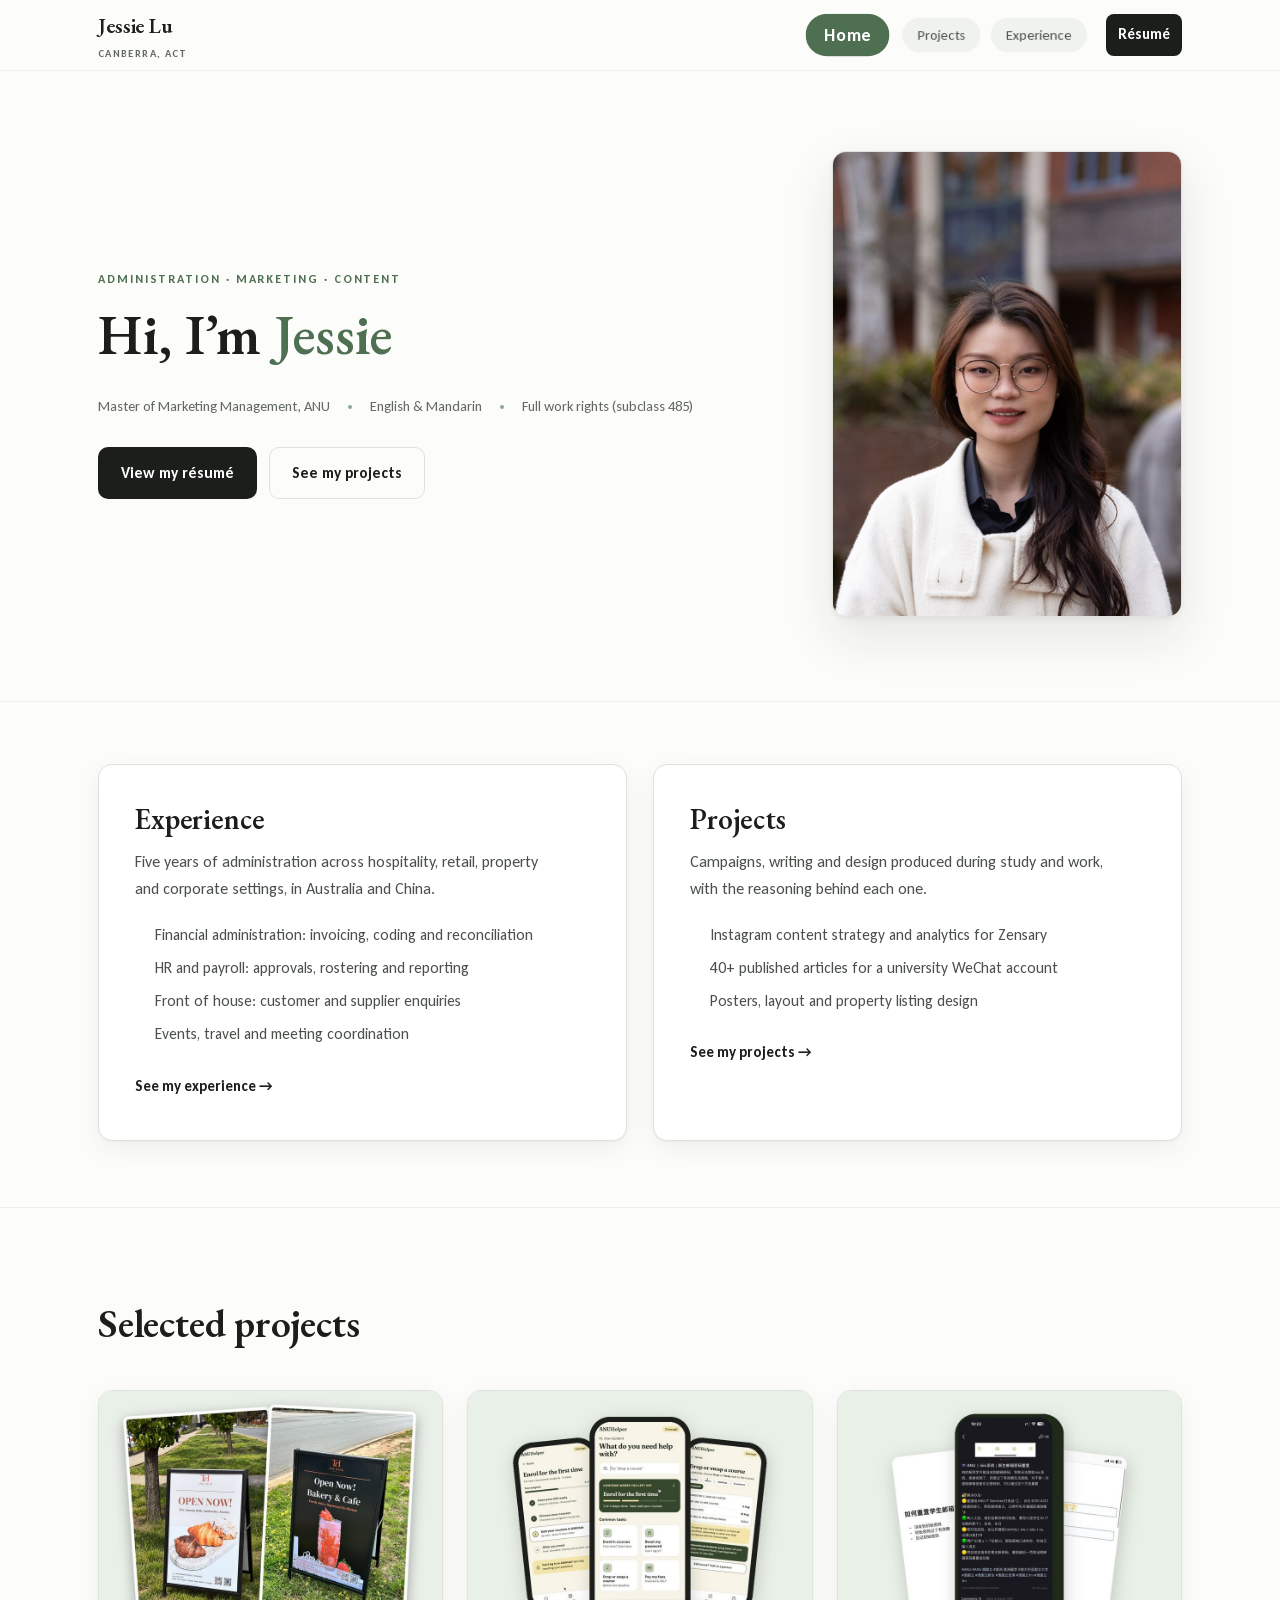
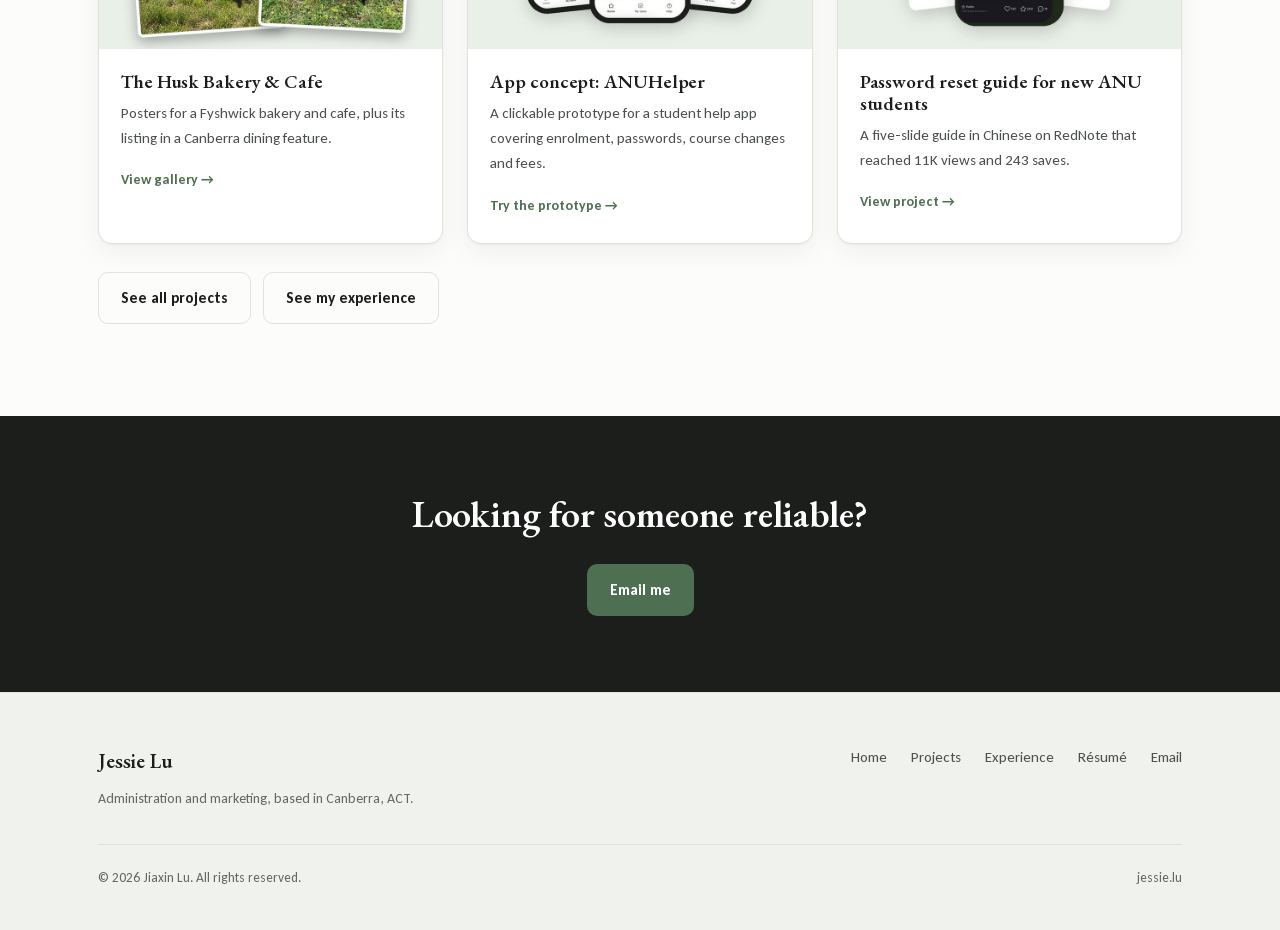
<file: index.html>
<!DOCTYPE html>
<html lang="en-AU">
<head>
<meta charset="utf-8">
<meta name="viewport" content="width=device-width, initial-scale=1">
<title>Jessie Lu | Administration, Coordination and Content, Canberra</title>
<meta name="description" content="Jessie Lu is a Canberra administrator and content creator. Finance and HR administration, front of house, events, social media and design. ANU graduate, bilingual in English and Mandarin.">
<meta property="og:title" content="Jessie Lu | Administration, Coordination and Content, Canberra">
<meta property="og:description" content="Jessie Lu is a Canberra administrator and content creator. Finance and HR administration, front of house, events, social media and design. ANU graduate, bilingual in English and Mandarin.">
<meta property="og:type" content="website">
<meta property="og:url" content="https://jessie.lu">
<meta property="og:site_name" content="Jessie Lu">
<meta name="twitter:card" content="summary_large_image">
<meta property="og:image" content="https://jessie.lu/assets/og-image.jpg">
<meta property="og:image:width" content="1200">
<meta property="og:image:height" content="630">
<meta property="og:image:alt" content="Jessie Lu, administration, marketing and content, Canberra">
<meta name="twitter:image" content="https://jessie.lu/assets/og-image.jpg">
<link rel="canonical" href="https://jessie.lu">
<link rel="icon" href="/assets/favicon.svg" type="image/svg+xml">
<link rel="icon" href="/assets/favicon-32.png" type="image/png" sizes="32x32">
<link rel="apple-touch-icon" href="/assets/apple-touch-icon.png">
<link rel="preload" href="/assets/fonts/ebgaramond-400.woff" as="font" type="font/woff" crossorigin>
<link rel="preload" href="/assets/fonts/carlito-400.woff" as="font" type="font/woff" crossorigin>
<link rel="stylesheet" href="/styles.css?v=ca91874e">
<meta name="robots" content="index,follow">
</head>
<body>
<a class="skip" href="#main">Skip to content</a>

<header class="site-header">
  <div class="wrap header-inner">
    <a class="brand" href="/">Jessie Lu<small>Canberra, ACT</small></a>
    <button class="nav-toggle" aria-expanded="false" aria-controls="nav" aria-label="Open menu"><span class="burger" aria-hidden="true"><span></span><span></span><span></span></span></button>
    <nav class="nav" id="nav" aria-label="Main">
      <div class="jelly" id="jelly">
        <a href="/" class="jelly-chip is-on" aria-current="page"><span class="jelly-face">Home</span></a>
        <a href="/project" class="jelly-chip"><span class="jelly-face">Projects</span></a>
        <a href="/experience" class="jelly-chip"><span class="jelly-face">Experience</span></a>
      </div>
      <a href="/resume" class="nav-cta">R&eacute;sum&eacute;</a>
    </nav>
    <script>
      /* Draw the chosen chip swollen from the very first frame, so the menu
         doesn't jump when the page opens. script.js takes over afterwards. */
      (function () {
        var j = document.getElementById('jelly');
        if (!j || !window.matchMedia('(min-width: 761px)').matches) return;
        var c = j.querySelectorAll('.jelly-chip'), w = [], sel = -1, max = 0, i;
        for (i = 0; i < c.length; i++) {
          w[i] = c[i].offsetWidth; if (w[i] > max) max = w[i];
          if (c[i].classList.contains('is-on')) sel = i;
        }
        j.style.setProperty('--jelly-pad-x', Math.ceil(max * 0.18 * 0.65 + 5) + 'px');
        if (sel < 0) return;
        var push = w[sel] * 0.18 / 2 + 5;
        for (i = 0; i < c.length; i++) {
          var sc = i === sel ? 1.18 : 0.95, x = Math.sign(i - sel) * push;
          c[i].style.transform = 'translateX(' + x.toFixed(2) + 'px) scale(' + sc.toFixed(4) + ',' + sc.toFixed(4) + ')';
        }
      })();
    </script>
  </div>
</header>

<main id="main">

  <!-- ================= HERO ================= -->
  <section class="hero">
    <div class="wrap hero-grid">
      <div>
        <p class="eyebrow">Administration &middot; Marketing &middot; Content</p>
        <h1>Hi, I&rsquo;m <span class="name-accent">Jessie</span></h1>
        <div class="hero-meta">
          <span>Master of Marketing Management, ANU</span>
          <span class="dot" aria-hidden="true"></span>
          <span>English &amp; Mandarin</span>
          <span class="dot" aria-hidden="true"></span>
          <span>Full work rights (subclass 485)</span>
        </div>
        <div class="btn-row">
          <a class="btn btn-primary" href="/resume">View my r&eacute;sum&eacute;</a>
          <a class="btn btn-ghost" href="/project">See my projects</a>
        </div>
      </div>
      <div class="hero-portrait">
        <div class="frame">
          <img src="/assets/portrait.jpg?v=fdeb1888" alt="Portrait of Jessie Lu" width="1000" height="1333">
        </div>
      </div>
    </div>
  </section>

  <!-- ================= TWO DOORS ================= -->
  <section class="doors">
    <div class="wrap">
      <div class="doors-grid">

        <a class="door" href="/experience">
          <h2>Experience</h2>
          <p>
            Five years of administration across hospitality, retail, property and corporate
            settings, in Australia and China.
          </p>
          <ul class="door-list">
            <li>Financial administration: invoicing, coding and reconciliation</li>
            <li>HR and payroll: approvals, rostering and reporting</li>
            <li>Front of house: customer and supplier enquiries</li>
            <li>Events, travel and meeting coordination</li>
          </ul>
          <span class="door-more">See my experience &rarr;</span>
        </a>

        <a class="door" href="/project">
          <h2>Projects</h2>
          <p>
            Campaigns, writing and design produced during study and work, with the reasoning
            behind each one.
          </p>
          <ul class="door-list">
            <li>Instagram content strategy and analytics for Zensary</li>
            <li>40+ published articles for a university WeChat account</li>
            <li>Posters, layout and property listing design</li>
          </ul>
          <span class="door-more">See my projects &rarr;</span>
        </a>

      </div>
    </div>
  </section>

  <!-- ================= SELECTED WORK ================= -->
  <section class="section">
    <div class="wrap">
      <h2 class="section-title">Selected projects</h2>

      <div class="proj-grid">
        <a class="proj" href="/projects/the-husk">
          <div class="proj-thumb">
            <img src="/assets/husk-home.jpg?v=a329711f" alt="Two Husk Bakery &amp; Cafe posters on A-frame stands out on the street" width="800" height="600">
          </div>
          <div class="proj-body">
            <h3>The Husk Bakery &amp; Cafe</h3>
            <p>Posters for a Fyshwick bakery and cafe, plus its listing in a Canberra dining feature.</p>
            <span class="proj-more">View gallery &rarr;</span>
          </div>
        </a>

        <a class="proj" href="/projects/anuhelper">
          <div class="proj-thumb">
            <img src="/assets/anuhelper-home.jpg?v=ac310187" alt="Three phone screens from the ANUHelper app concept" width="800" height="600">
          </div>
          <div class="proj-body">
            <h3>App concept: ANUHelper</h3>
            <p>A clickable prototype for a student help app covering enrolment, passwords, course changes and fees.</p>
            <span class="proj-more">Try the prototype &rarr;</span>
          </div>
        </a>

        <a class="proj" href="/project#anu-guide">
          <div class="proj-thumb">
            <img src="/assets/anu-guide-home.jpg?v=7edb7e82" alt="The RedNote password reset guide on a phone, with two of its slides" width="800" height="600">
          </div>
          <div class="proj-body">
            <h3>Password reset guide for new ANU students</h3>
            <p>A five-slide guide in Chinese on RedNote that reached 11K views and 243 saves.</p>
            <span class="proj-more">View project &rarr;</span>
          </div>
        </a>
      </div>

      <div class="btn-row">
        <a class="btn btn-ghost" href="/project">See all projects</a>
        <a class="btn btn-ghost" href="/experience">See my experience</a>
      </div>
    </div>
  </section>

  <!-- ================= CTA ================= -->
  <section class="cta-band">
    <div class="wrap">
      <h2>Looking for someone reliable?</h2>
      <div class="btn-row btn-row-center">
        <a class="btn btn-primary" href="mailto:jessielu322@outlook.com">Email me</a>
      </div>
    </div>
  </section>

</main>

<footer class="site-footer">
  <div class="wrap">
    <div class="footer-grid">
      <div>
        <div class="footer-brand">Jessie Lu</div>
        <p class="footer-note">
          Administration and marketing, based in Canberra, ACT.
        </p>
      </div>
      <nav class="footer-links" aria-label="Footer">
        <a href="/">Home</a>
        <a href="/project">Projects</a>
        <a href="/experience">Experience</a>
        <a href="/resume">Résumé</a>
        <a href="mailto:jessielu322@outlook.com">Email</a>
        
      </nav>
    </div>
    <div class="footer-bottom">
      <span>&copy; <span id="year">2026</span> Jiaxin Lu. All rights reserved.</span>
      <span>jessie.lu</span>
    </div>
  </div>
</footer>

<script src="/script.js?v=ef9173a4"></script>
</body>
</html>
</file>
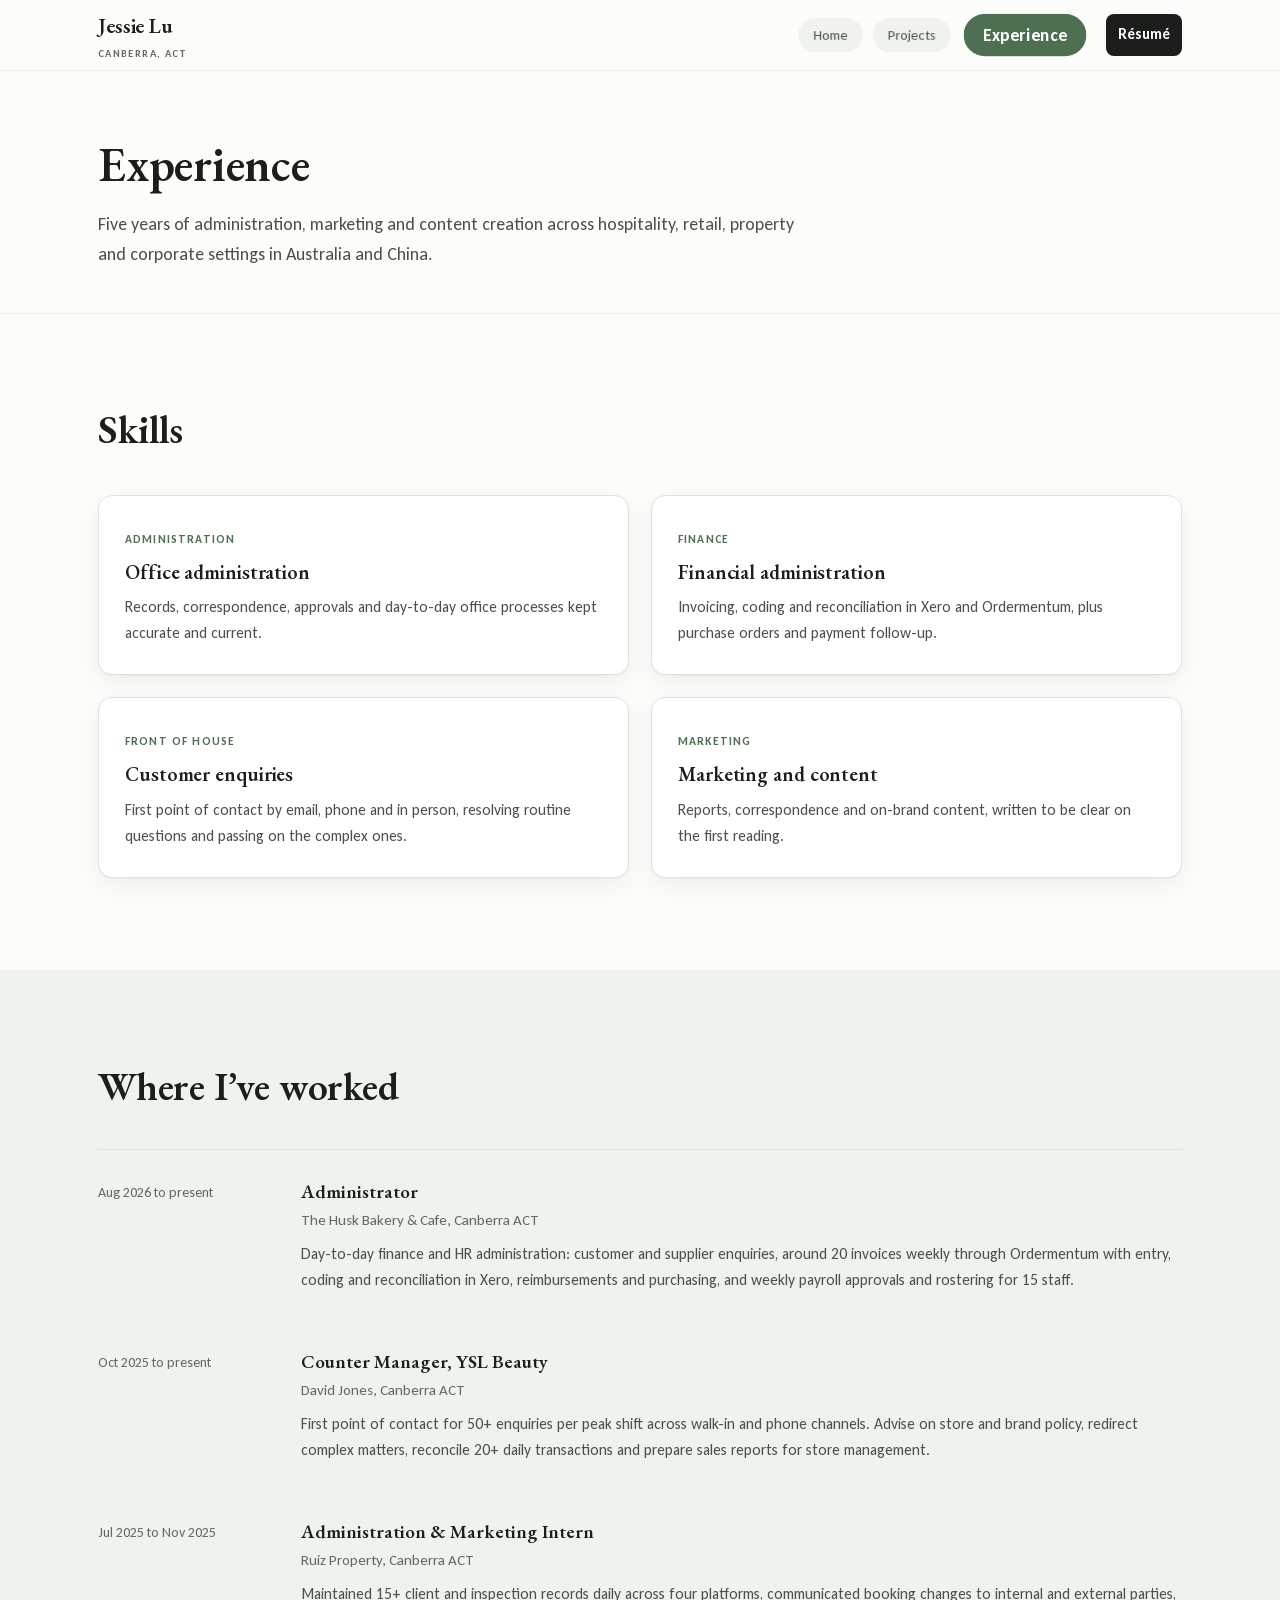
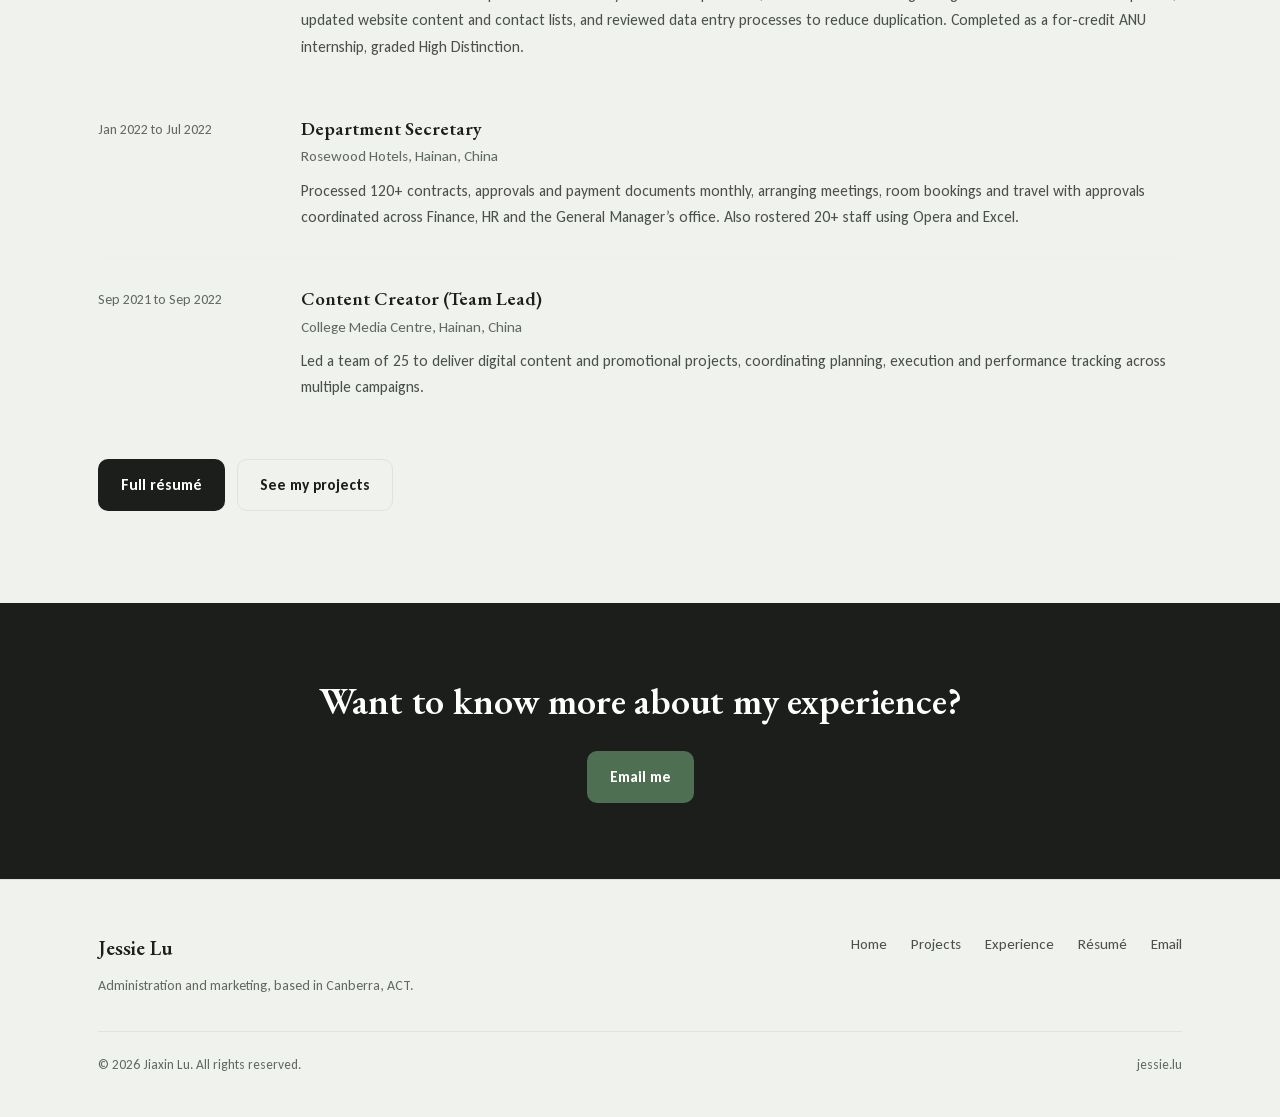
<file: experience.html>
<!DOCTYPE html>
<html lang="en-AU">
<head>
<meta charset="utf-8">
<meta name="viewport" content="width=device-width, initial-scale=1">
<title>Experience | Jessie Lu</title>
<meta name="description" content="Five years of administration, finance, payroll, events and front of house work, covering administration, finance, payroll, events and front of house.">
<meta property="og:title" content="Experience | Jessie Lu">
<meta property="og:description" content="Five years of administration, finance, payroll, events and front of house work, covering administration, finance, payroll, events and front of house.">
<meta property="og:type" content="website">
<meta property="og:url" content="https://jessie.lu/experience">
<meta property="og:site_name" content="Jessie Lu">
<meta name="twitter:card" content="summary_large_image">
<meta property="og:image" content="https://jessie.lu/assets/og-image.jpg">
<meta property="og:image:width" content="1200">
<meta property="og:image:height" content="630">
<meta property="og:image:alt" content="Jessie Lu, administration, marketing and content, Canberra">
<meta name="twitter:image" content="https://jessie.lu/assets/og-image.jpg">
<link rel="canonical" href="https://jessie.lu/experience">
<link rel="icon" href="/assets/favicon.svg" type="image/svg+xml">
<link rel="icon" href="/assets/favicon-32.png" type="image/png" sizes="32x32">
<link rel="apple-touch-icon" href="/assets/apple-touch-icon.png">
<link rel="preload" href="/assets/fonts/ebgaramond-400.woff" as="font" type="font/woff" crossorigin>
<link rel="preload" href="/assets/fonts/carlito-400.woff" as="font" type="font/woff" crossorigin>
<link rel="stylesheet" href="/styles.css?v=ca91874e">
</head>
<body>
<a class="skip" href="#main">Skip to content</a>

<header class="site-header">
  <div class="wrap header-inner">
    <a class="brand" href="/">Jessie Lu<small>Canberra, ACT</small></a>
    <button class="nav-toggle" aria-expanded="false" aria-controls="nav" aria-label="Open menu"><span class="burger" aria-hidden="true"><span></span><span></span><span></span></span></button>
    <nav class="nav" id="nav" aria-label="Main">
      <div class="jelly" id="jelly">
        <a href="/" class="jelly-chip"><span class="jelly-face">Home</span></a>
        <a href="/project" class="jelly-chip"><span class="jelly-face">Projects</span></a>
        <a href="/experience" class="jelly-chip is-on" aria-current="page"><span class="jelly-face">Experience</span></a>
      </div>
      <a href="/resume" class="nav-cta">R&eacute;sum&eacute;</a>
    </nav>
    <script>
      /* Draw the chosen chip swollen from the very first frame, so the menu
         doesn't jump when the page opens. script.js takes over afterwards. */
      (function () {
        var j = document.getElementById('jelly');
        if (!j || !window.matchMedia('(min-width: 761px)').matches) return;
        var c = j.querySelectorAll('.jelly-chip'), w = [], sel = -1, max = 0, i;
        for (i = 0; i < c.length; i++) {
          w[i] = c[i].offsetWidth; if (w[i] > max) max = w[i];
          if (c[i].classList.contains('is-on')) sel = i;
        }
        j.style.setProperty('--jelly-pad-x', Math.ceil(max * 0.18 * 0.65 + 5) + 'px');
        if (sel < 0) return;
        var push = w[sel] * 0.18 / 2 + 5;
        for (i = 0; i < c.length; i++) {
          var sc = i === sel ? 1.18 : 0.95, x = Math.sign(i - sel) * push;
          c[i].style.transform = 'translateX(' + x.toFixed(2) + 'px) scale(' + sc.toFixed(4) + ',' + sc.toFixed(4) + ')';
        }
      })();
    </script>
  </div>
</header>

<main id="main">

  <section class="page-head">
    <div class="wrap">
      <h1>Experience</h1>
      <p class="lede">
        Five years of administration, marketing and content creation across hospitality, retail,
        property and corporate settings in Australia and China.
      </p>
    </div>
  </section>

  <!-- ================= SKILLS ================= -->
  <section class="section">
    <div class="wrap">
      <h2 class="section-title">Skills</h2>

      <div class="card-grid card-grid-4">
        <article class="card">
          <span class="tag">Administration</span>
          <h3>Office administration</h3>
          <p>
            Records, correspondence, approvals and day-to-day office processes kept accurate
            and current.
          </p>
        </article>
        <article class="card">
          <span class="tag">Finance</span>
          <h3>Financial administration</h3>
          <p>
            Invoicing, coding and reconciliation in Xero and Ordermentum, plus purchase orders
            and payment follow-up.
          </p>
        </article>
        <article class="card">
          <span class="tag">Front of house</span>
          <h3>Customer enquiries</h3>
          <p>
            First point of contact by email, phone and in person, resolving routine questions
            and passing on the complex ones.
          </p>
        </article>
        <article class="card">
          <span class="tag">Marketing</span>
          <h3>Marketing and content</h3>
          <p>
            Reports, correspondence and on-brand content, written to be clear on the first
            reading.
          </p>
        </article>
      </div>
    </div>
  </section>

  <!-- ================= WORK HISTORY ================= -->
  <section class="section section-tint section-line">
    <div class="wrap">
      <h2 class="section-title">Where I&rsquo;ve worked</h2>

      <div class="xp">
        <div class="xp-item">
          <div class="xp-when">Aug 2026 to present</div>
          <div>
            <div class="xp-role">Administrator</div>
            <div class="xp-org">The Husk Bakery &amp; Cafe, Canberra ACT</div>
            <p>
              Day-to-day finance and HR administration: customer and supplier enquiries,
              around 20 invoices weekly through Ordermentum with entry, coding and reconciliation
              in Xero, reimbursements and purchasing, and weekly payroll approvals and rostering
              for 15 staff.
            </p>
          </div>
        </div>

        <div class="xp-item">
          <div class="xp-when">Oct 2025 to present</div>
          <div>
            <div class="xp-role">Counter Manager, YSL Beauty</div>
            <div class="xp-org">David Jones, Canberra ACT</div>
            <p>
              First point of contact for 50+ enquiries per peak shift across walk-in and phone
              channels. Advise on store and brand policy, redirect complex matters, reconcile
              20+ daily transactions and prepare sales reports for store management.
            </p>
          </div>
        </div>

        <div class="xp-item">
          <div class="xp-when">Jul 2025 to Nov 2025</div>
          <div>
            <div class="xp-role">Administration &amp; Marketing Intern</div>
            <div class="xp-org">Ruiz Property, Canberra ACT</div>
            <p>
              Maintained 15+ client and inspection records daily across four platforms,
              communicated booking changes to internal and external parties, updated website
              content and contact lists, and reviewed data entry processes to reduce duplication.
              Completed as a for-credit ANU internship, graded High Distinction.
            </p>
          </div>
        </div>

        <div class="xp-item">
          <div class="xp-when">Jan 2022 to Jul 2022</div>
          <div>
            <div class="xp-role">Department Secretary</div>
            <div class="xp-org">Rosewood Hotels, Hainan, China</div>
            <p>
              Processed 120+ contracts, approvals and payment documents monthly, arranging
              meetings, room bookings and travel with approvals coordinated across Finance,
              HR and the General Manager&rsquo;s office. Also rostered 20+ staff using Opera and Excel.
            </p>
          </div>
        </div>

        <div class="xp-item">
          <div class="xp-when">Sep 2021 to Sep 2022</div>
          <div>
            <div class="xp-role">Content Creator (Team Lead)</div>
            <div class="xp-org">College Media Centre, Hainan, China</div>
            <p>
              Led a team of 25 to deliver digital content and promotional projects, coordinating
              planning, execution and performance tracking across multiple campaigns.
            </p>
          </div>
        </div>
      </div>

      <div class="btn-row mt-32">
        <a class="btn btn-primary" href="/resume">Full r&eacute;sum&eacute;</a>
        <a class="btn btn-ghost" href="/project">See my projects</a>
      </div>
    </div>
  </section>

  <section class="cta-band">
    <div class="wrap">
      <h2>Want to know more about my experience?</h2>
      <div class="btn-row btn-row-center">
        <a class="btn btn-primary" href="mailto:jessielu322@outlook.com">Email me</a>
      </div>
    </div>
  </section>

</main>

<footer class="site-footer">
  <div class="wrap">
    <div class="footer-grid">
      <div>
        <div class="footer-brand">Jessie Lu</div>
        <p class="footer-note">
          Administration and marketing, based in Canberra, ACT.
        </p>
      </div>
      <nav class="footer-links" aria-label="Footer">
        <a href="/">Home</a>
        <a href="/project">Projects</a>
        <a href="/experience">Experience</a>
        <a href="/resume">Résumé</a>
        <a href="mailto:jessielu322@outlook.com">Email</a>
        
      </nav>
    </div>
    <div class="footer-bottom">
      <span>&copy; <span id="year">2026</span> Jiaxin Lu. All rights reserved.</span>
      <span>jessie.lu</span>
    </div>
  </div>
</footer>

<script src="/script.js?v=ef9173a4"></script>
</body>
</html>
</file>
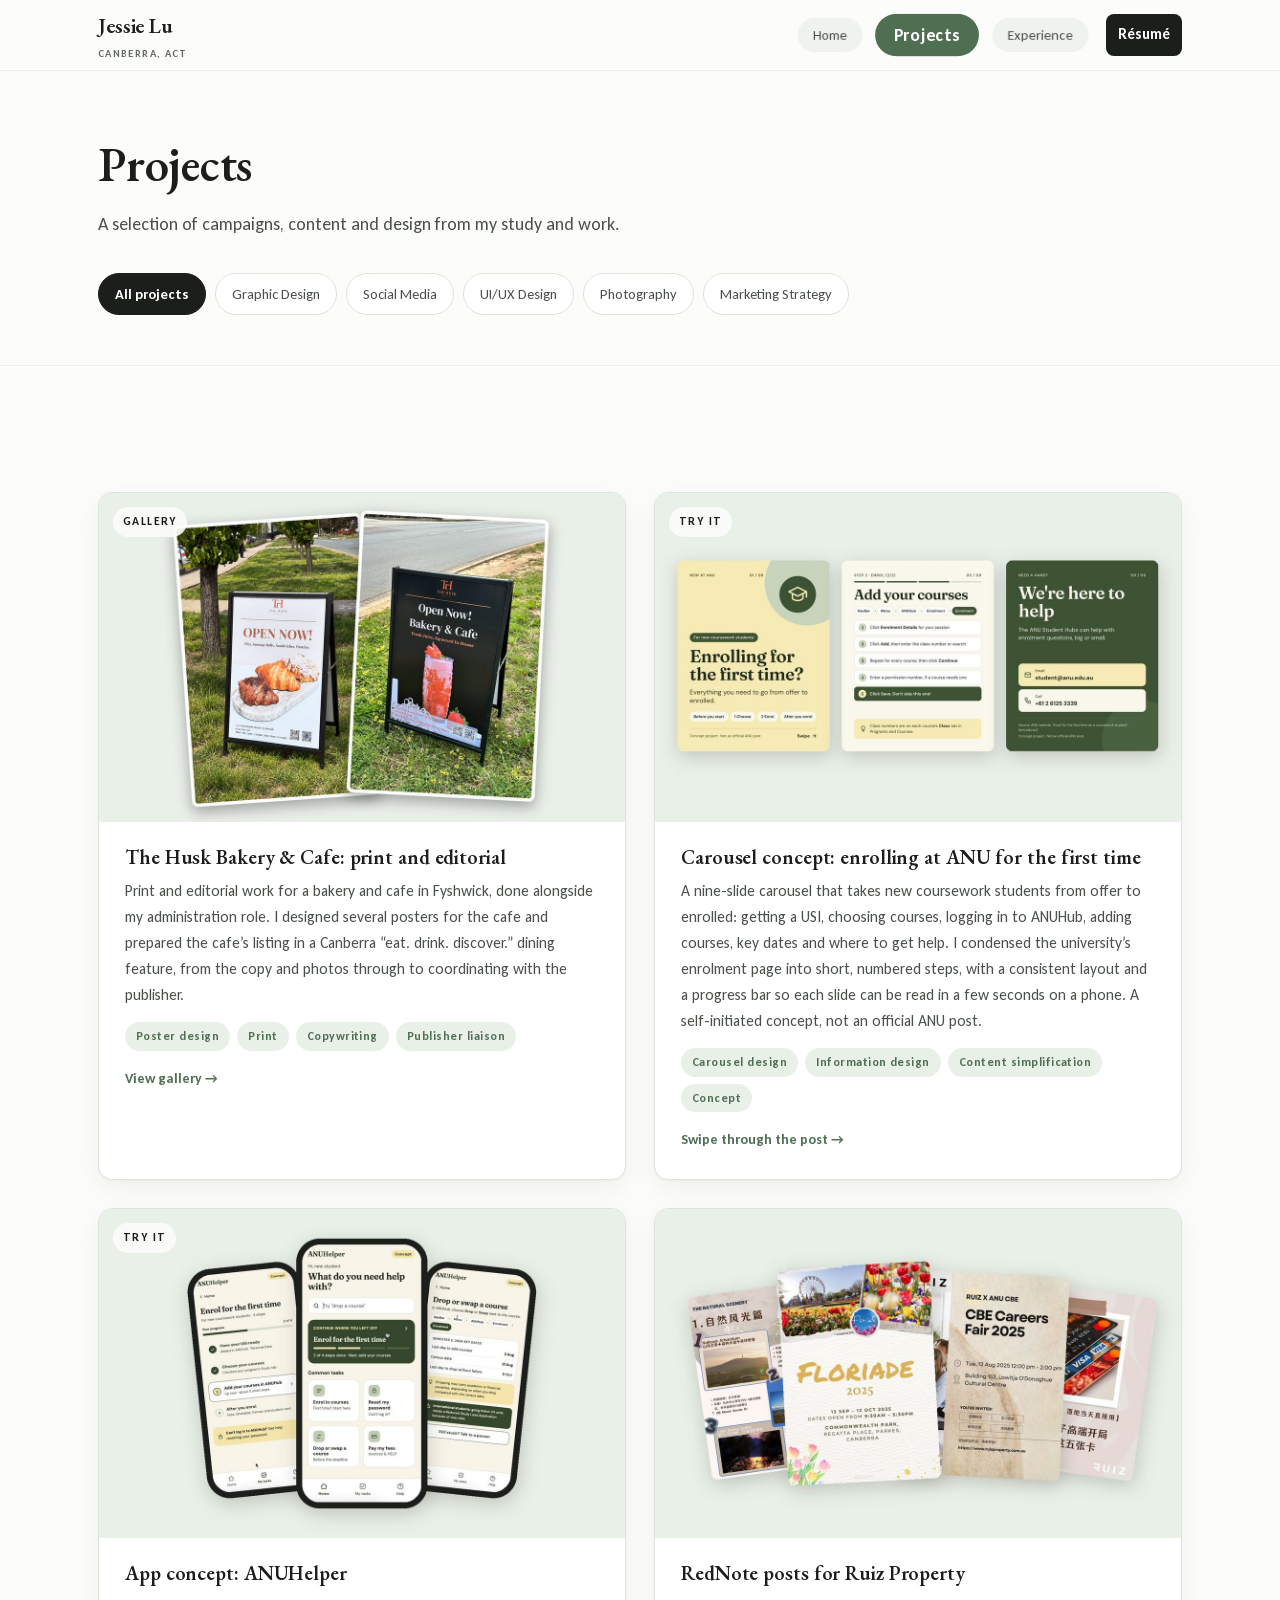
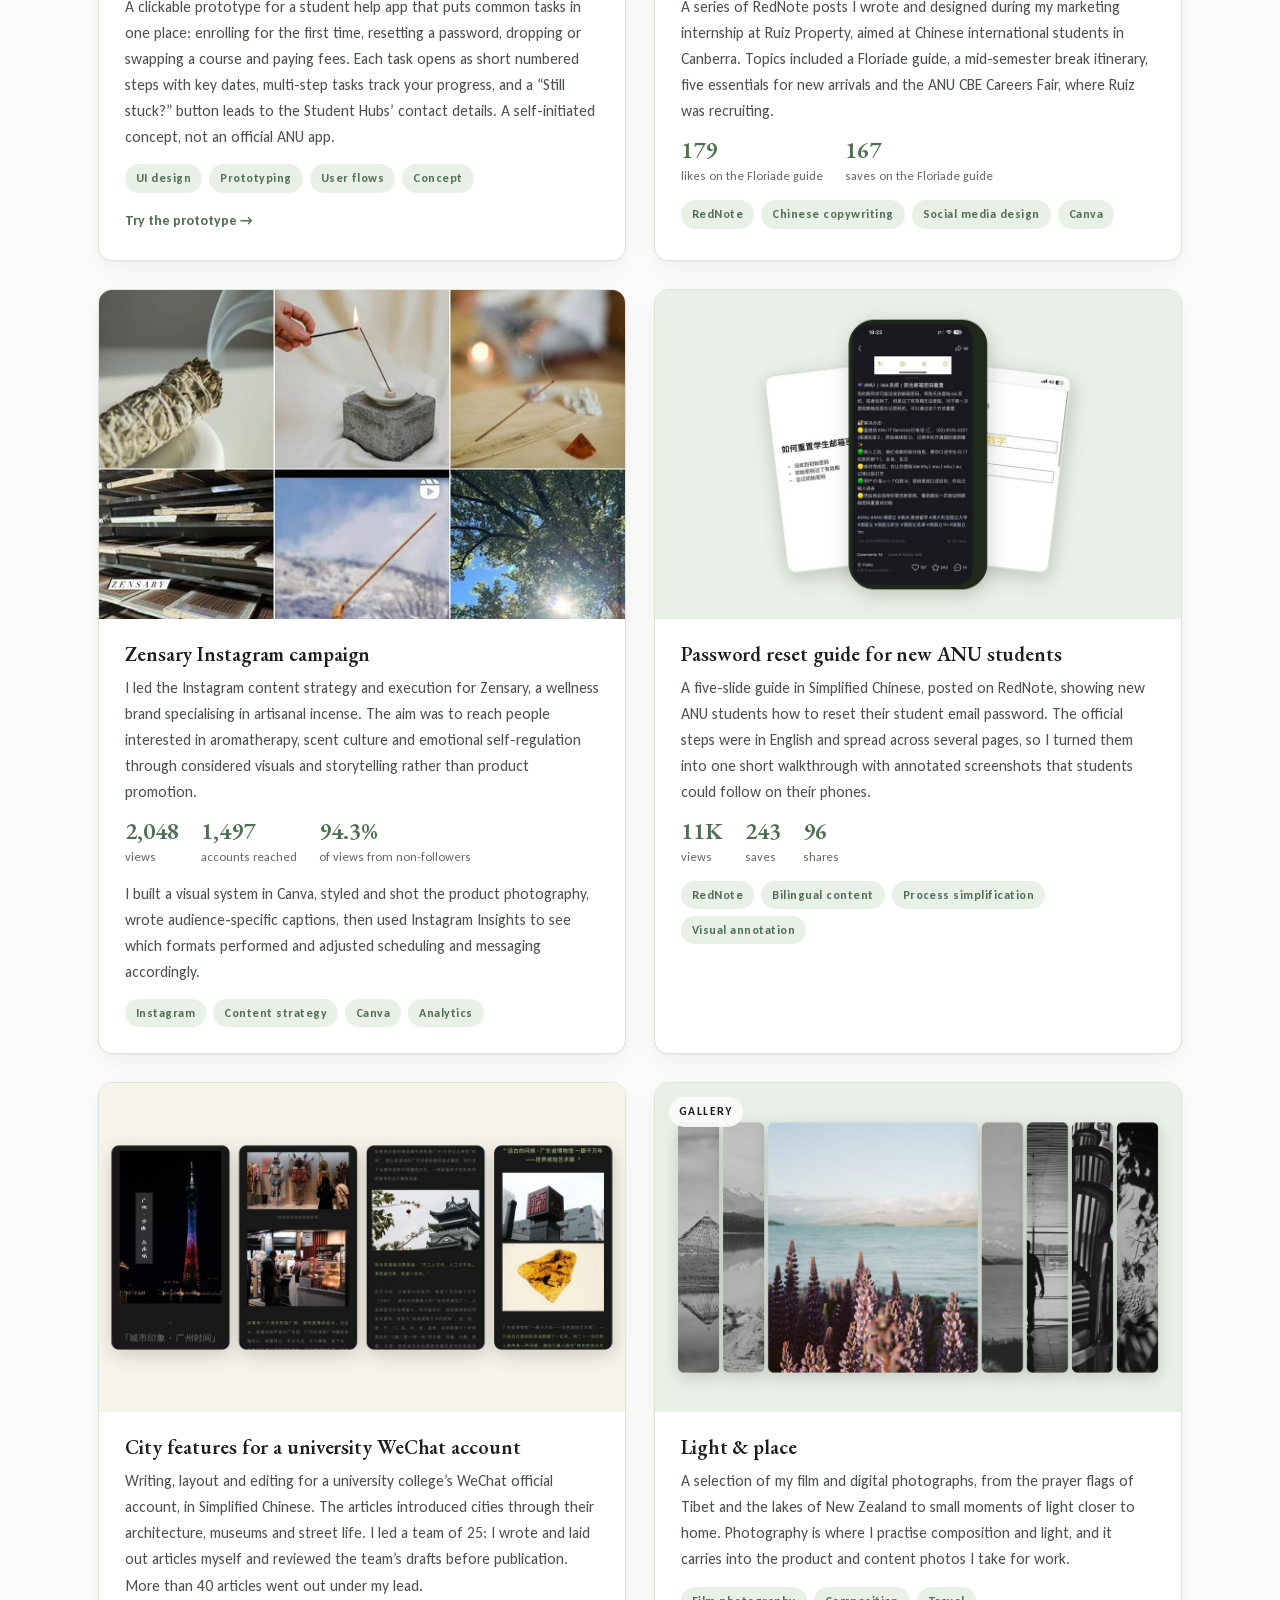
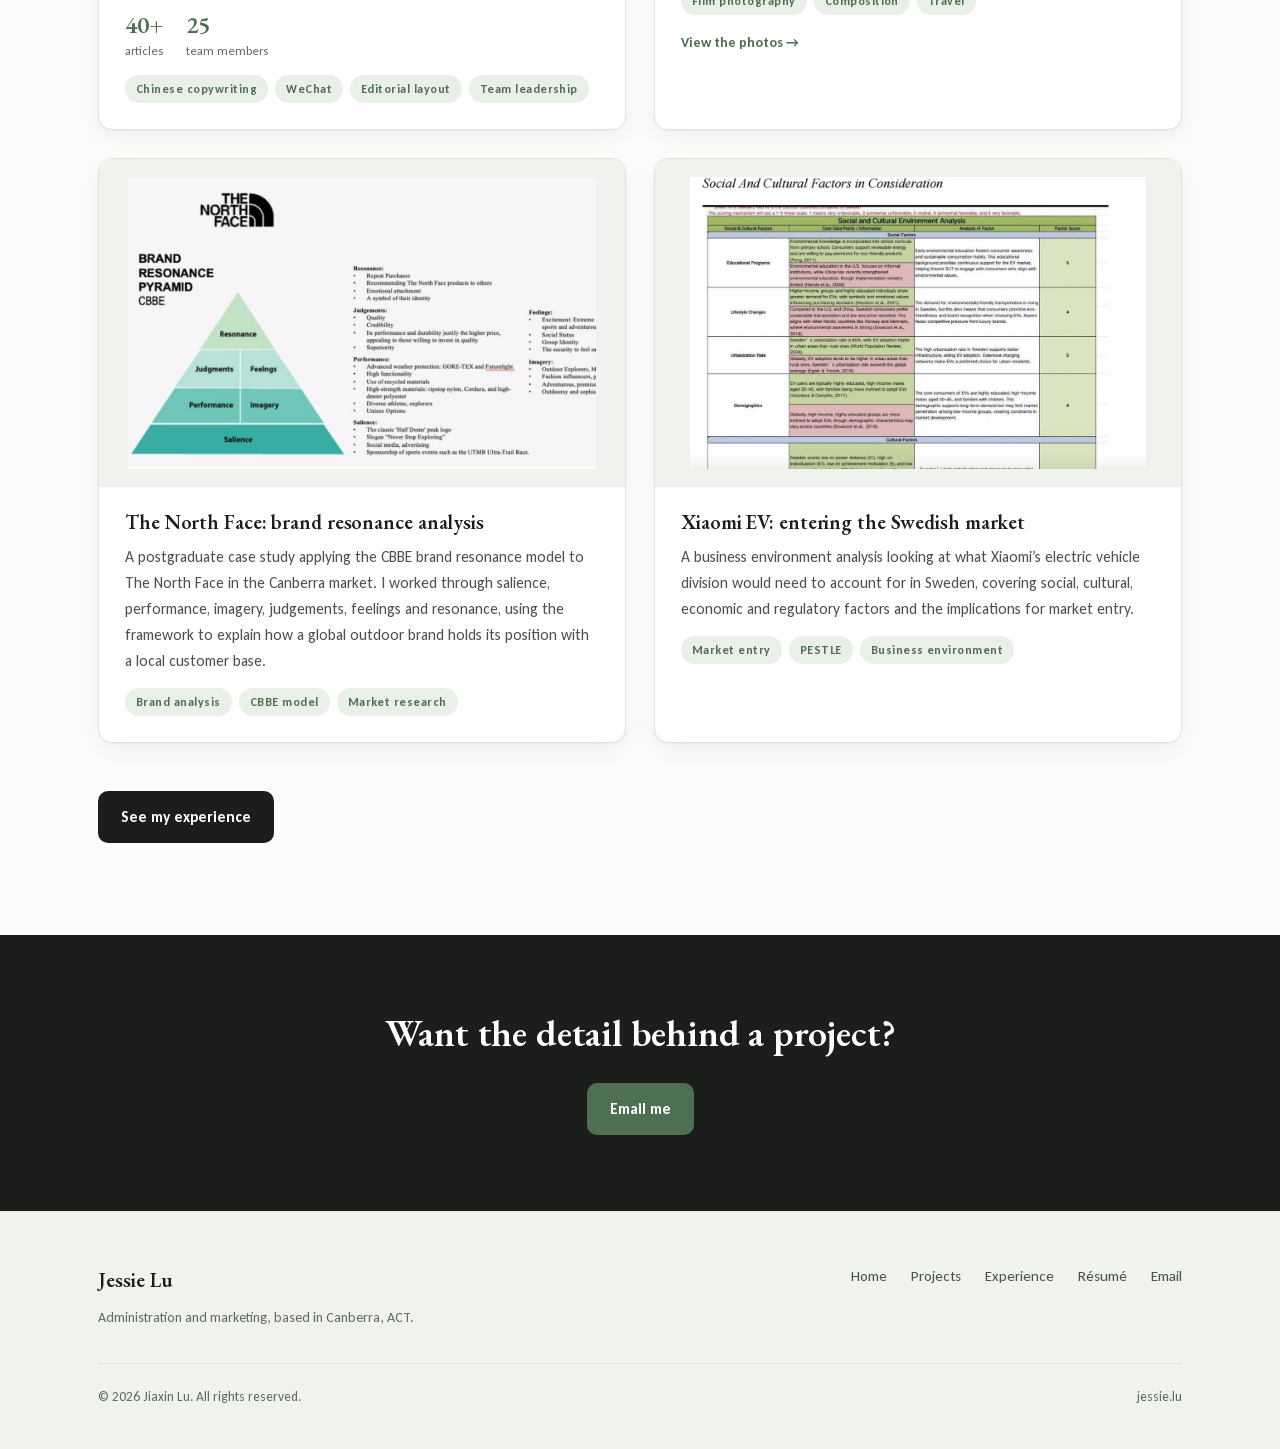
<file: project.html>
<!DOCTYPE html>
<html lang="en-AU">
<head>
<meta charset="utf-8">
<meta name="viewport" content="width=device-width, initial-scale=1">
<title>Projects | Jessie Lu</title>
<meta name="description" content="Selected projects by Jessie Lu: social media campaigns, content creation, visual design and marketing case studies.">
<meta property="og:title" content="Projects | Jessie Lu">
<meta property="og:description" content="Selected projects by Jessie Lu: social media campaigns, content creation, visual design and marketing case studies.">
<meta property="og:type" content="website">
<meta property="og:url" content="https://jessie.lu/project">
<meta property="og:site_name" content="Jessie Lu">
<meta name="twitter:card" content="summary_large_image">
<meta property="og:image" content="https://jessie.lu/assets/og-image.jpg">
<meta property="og:image:width" content="1200">
<meta property="og:image:height" content="630">
<meta property="og:image:alt" content="Jessie Lu, administration, marketing and content, Canberra">
<meta name="twitter:image" content="https://jessie.lu/assets/og-image.jpg">
<link rel="canonical" href="https://jessie.lu/project">
<link rel="icon" href="/assets/favicon.svg" type="image/svg+xml">
<link rel="icon" href="/assets/favicon-32.png" type="image/png" sizes="32x32">
<link rel="apple-touch-icon" href="/assets/apple-touch-icon.png">
<link rel="preload" href="/assets/fonts/ebgaramond-400.woff" as="font" type="font/woff" crossorigin>
<link rel="preload" href="/assets/fonts/carlito-400.woff" as="font" type="font/woff" crossorigin>
<link rel="stylesheet" href="/styles.css?v=ca91874e">
</head>
<body>
<a class="skip" href="#main">Skip to content</a>

<header class="site-header">
  <div class="wrap header-inner">
    <a class="brand" href="/">Jessie Lu<small>Canberra, ACT</small></a>
    <button class="nav-toggle" aria-expanded="false" aria-controls="nav" aria-label="Open menu"><span class="burger" aria-hidden="true"><span></span><span></span><span></span></span></button>
    <nav class="nav" id="nav" aria-label="Main">
      <div class="jelly" id="jelly">
        <a href="/" class="jelly-chip"><span class="jelly-face">Home</span></a>
        <a href="/project" class="jelly-chip is-on" aria-current="page"><span class="jelly-face">Projects</span></a>
        <a href="/experience" class="jelly-chip"><span class="jelly-face">Experience</span></a>
      </div>
      <a href="/resume" class="nav-cta">R&eacute;sum&eacute;</a>
    </nav>
    <script>
      /* Draw the chosen chip swollen from the very first frame, so the menu
         doesn't jump when the page opens. script.js takes over afterwards. */
      (function () {
        var j = document.getElementById('jelly');
        if (!j || !window.matchMedia('(min-width: 761px)').matches) return;
        var c = j.querySelectorAll('.jelly-chip'), w = [], sel = -1, max = 0, i;
        for (i = 0; i < c.length; i++) {
          w[i] = c[i].offsetWidth; if (w[i] > max) max = w[i];
          if (c[i].classList.contains('is-on')) sel = i;
        }
        j.style.setProperty('--jelly-pad-x', Math.ceil(max * 0.18 * 0.65 + 5) + 'px');
        if (sel < 0) return;
        var push = w[sel] * 0.18 / 2 + 5;
        for (i = 0; i < c.length; i++) {
          var sc = i === sel ? 1.18 : 0.95, x = Math.sign(i - sel) * push;
          c[i].style.transform = 'translateX(' + x.toFixed(2) + 'px) scale(' + sc.toFixed(4) + ',' + sc.toFixed(4) + ')';
        }
      })();
    </script>
  </div>
</header>

<main id="main">

  <section class="page-head">
    <div class="wrap">
      <h1>Projects</h1>
      <p class="lede">
        A selection of campaigns, content and design from my study and work.
      </p>

      <div class="filters" role="group" aria-label="Filter projects">
        <button class="filter active" data-filter="all">All projects</button>
        <button class="filter" data-filter="design">Graphic Design</button>
        <button class="filter" data-filter="social">Social Media</button>
        <button class="filter" data-filter="ui">UI/UX Design</button>
        <button class="filter" data-filter="photo">Photography</button>
        <button class="filter" data-filter="strategy">Marketing Strategy</button>
      </div>
    </div>
  </section>

  <section class="section">
    <div class="wrap">
      <div class="work-grid" id="work-grid">

        <article class="work work-linked" id="the-husk" data-cat="design">
          <div class="work-thumb">
            <img src="/assets/husk-cover.jpg?v=668fa3f2" alt="Two Husk Bakery &amp; Cafe posters on A-frame stands out on the street, one light with pastries and one dark with fresh juice" width="1100" height="688" loading="lazy">
            <span class="thumb-badge">Gallery</span>
          </div>
          <div class="work-body">
            <h3><a class="work-link" href="/projects/the-husk">The Husk Bakery &amp; Cafe: print and editorial</a></h3>
            <p>
              Print and editorial work for a bakery and cafe in Fyshwick, done alongside my
              administration role. I designed several posters for the cafe and prepared
              the cafe&rsquo;s listing in a Canberra &ldquo;eat. drink. discover.&rdquo; dining feature,
              from the copy and photos through to coordinating with the publisher.
            </p>
            <div class="chips">
              <span class="chip">Poster design</span>
              <span class="chip">Print</span>
              <span class="chip">Copywriting</span>
              <span class="chip">Publisher liaison</span>
            </div>
            <span class="proj-more work-more">View gallery &rarr;</span>
          </div>
        </article>

        <article class="work work-linked" id="enrolment" data-cat="social">
          <div class="work-thumb">
            <img src="/assets/enrolment-cover.jpg?v=7842091a" alt="Three slides from a nine-slide carousel on enrolling at ANU for the first time" width="1100" height="688" loading="lazy">
            <span class="thumb-badge">Try it</span>
          </div>
          <div class="work-body">
            <h3><a class="work-link" href="/projects/enrolment">Carousel concept: enrolling at ANU for the first time</a></h3>
            <p>
              A nine-slide carousel that takes new coursework students from offer to enrolled:
              getting a USI, choosing courses, logging in to ANUHub, adding courses, key dates and
              where to get help. I condensed the university&rsquo;s enrolment page into short, numbered
              steps, with a consistent layout and a progress bar so each slide can be read in a few
              seconds on a phone. A self-initiated concept, not an official ANU post.
            </p>
            <div class="chips">
              <span class="chip">Carousel design</span>
              <span class="chip">Information design</span>
              <span class="chip">Content simplification</span>
              <span class="chip">Concept</span>
            </div>
            <span class="proj-more work-more">Swipe through the post &rarr;</span>
          </div>
        </article>

        <article class="work work-linked" id="anuhelper" data-cat="ui">
          <div class="work-thumb">
            <img src="/assets/anuhelper-cover.jpg?v=acdbc91f" alt="Three phone screens from the ANUHelper app concept: home, enrolment progress and drop or swap a course" width="1100" height="688" loading="lazy">
            <span class="thumb-badge">Try it</span>
          </div>
          <div class="work-body">
            <h3><a class="work-link" href="/projects/anuhelper">App concept: ANUHelper</a></h3>
            <p>
              A clickable prototype for a student help app that puts common tasks in one place:
              enrolling for the first time, resetting a password, dropping or swapping a course and
              paying fees. Each task opens as short numbered steps with key dates, multi-step tasks
              track your progress, and a &ldquo;Still stuck?&rdquo; button leads to the Student Hubs&rsquo;
              contact details. A self-initiated concept, not an official ANU app.
            </p>
            <div class="chips">
              <span class="chip">UI design</span>
              <span class="chip">Prototyping</span>
              <span class="chip">User flows</span>
              <span class="chip">Concept</span>
            </div>
            <span class="proj-more work-more">Try the prototype &rarr;</span>
          </div>
        </article>

        <article class="work" id="ruiz" data-cat="social">
          <div class="work-thumb">
            <img src="/assets/ruiz-cover.jpg?v=31b3d2a1" alt="Four RedNote post covers made for Ruiz Property, with a Floriade guide in front" width="1100" height="688" loading="lazy">
          </div>
          <div class="work-body">
            <h3>RedNote posts for Ruiz Property</h3>
            <p>
              A series of RedNote posts I wrote and designed during my marketing internship at Ruiz
              Property, aimed at Chinese international students in Canberra. Topics included a
              Floriade guide, a mid-semester break itinerary, five essentials for new arrivals and the
              ANU CBE Careers Fair, where Ruiz was recruiting.
            </p>
            <div class="metrics">
              <div class="metric">
                <div class="m-num">179</div>
                <div class="m-lbl">likes on the Floriade guide</div>
              </div>
              <div class="metric">
                <div class="m-num">167</div>
                <div class="m-lbl">saves on the Floriade guide</div>
              </div>
            </div>
            <div class="chips">
              <span class="chip">RedNote</span>
              <span class="chip">Chinese copywriting</span>
              <span class="chip">Social media design</span>
              <span class="chip">Canva</span>
            </div>
          </div>
        </article>

        <article class="work" id="zensary" data-cat="social">
          <div class="work-thumb">
            <img src="/assets/zensary-feed.jpg?v=82fa8184" alt="Instagram feed grid for Zensary showing incense photography" width="646" height="1400" loading="lazy">
          </div>
          <div class="work-body">
            <h3>Zensary Instagram campaign</h3>
            <p>
              I led the Instagram content strategy and execution for Zensary, a wellness brand
              specialising in artisanal incense. The aim was to reach people interested in
              aromatherapy, scent culture and emotional self-regulation through considered visuals
              and storytelling rather than product promotion.
            </p>
            <div class="metrics">
              <div class="metric">
                <div class="m-num">2,048</div>
                <div class="m-lbl">views</div>
              </div>
              <div class="metric">
                <div class="m-num">1,497</div>
                <div class="m-lbl">accounts reached</div>
              </div>
              <div class="metric">
                <div class="m-num">94.3%</div>
                <div class="m-lbl">of views from non-followers</div>
              </div>
            </div>
            <p>
              I built a visual system in Canva, styled and shot the product photography, wrote
              audience-specific captions, then used Instagram Insights to see which formats
              performed and adjusted scheduling and messaging accordingly.
            </p>
            <div class="chips">
              <span class="chip">Instagram</span>
              <span class="chip">Content strategy</span>
              <span class="chip">Canva</span>
              <span class="chip">Analytics</span>
            </div>
          </div>
        </article>

        <article class="work" id="anu-guide" data-cat="social">
          <div class="work-thumb">
            <img src="/assets/anu-guide-cover.jpg?v=117f4beb" alt="The RedNote post on a phone, with two slides from the five-slide password reset guide fanned behind it" width="1100" height="688" loading="lazy">
          </div>
          <div class="work-body">
            <h3>Password reset guide for new ANU students</h3>
            <p>
              A five-slide guide in Simplified Chinese, posted on RedNote, showing new ANU students
              how to reset their student email password. The official steps were in English and
              spread across several pages, so I turned them into one short walkthrough with
              annotated screenshots that students could follow on their phones.
            </p>
            <div class="metrics">
              <div class="metric">
                <div class="m-num">11K</div>
                <div class="m-lbl">views</div>
              </div>
              <div class="metric">
                <div class="m-num">243</div>
                <div class="m-lbl">saves</div>
              </div>
              <div class="metric">
                <div class="m-num">96</div>
                <div class="m-lbl">shares</div>
              </div>
            </div>
            <div class="chips">
              <span class="chip">RedNote</span>
              <span class="chip">Bilingual content</span>
              <span class="chip">Process simplification</span>
              <span class="chip">Visual annotation</span>
            </div>
          </div>
        </article>
        <article class="work" id="wechat" data-cat="social">
          <div class="work-thumb">
            <img src="/assets/wechat-cover.jpg?v=b580b881" alt="Four article pages from a university WeChat account, laid out in dark mode with photos of Guangzhou" width="1100" height="688" loading="lazy">
          </div>
          <div class="work-body">
            <h3>City features for a university WeChat account</h3>
            <p>
              Writing, layout and editing for a university college&rsquo;s WeChat official account, in
              Simplified Chinese. The articles introduced cities through their architecture, museums
              and street life. I led a team of 25: I wrote and laid out articles myself and reviewed
              the team&rsquo;s drafts before publication. More than 40 articles went out under my lead.
            </p>
            <div class="metrics">
              <div class="metric">
                <div class="m-num">40+</div>
                <div class="m-lbl">articles</div>
              </div>
              <div class="metric">
                <div class="m-num">25</div>
                <div class="m-lbl">team members</div>
              </div>
            </div>
            <div class="chips">
              <span class="chip">Chinese copywriting</span>
              <span class="chip">WeChat</span>
              <span class="chip">Editorial layout</span>
              <span class="chip">Team leadership</span>
            </div>
          </div>
        </article>

        <article class="work work-linked" id="photography" data-cat="photo">
          <div class="work-thumb">
            <img src="/assets/photography-cover.jpg?v=3344812f" alt="Seven photographs side by side, with lupins by a lake in colour and the others in black and white" width="1100" height="688" loading="lazy">
            <span class="thumb-badge">Gallery</span>
          </div>
          <div class="work-body">
            <h3><a class="work-link" href="/projects/photography">Light &amp; place</a></h3>
            <p>
              A selection of my film and digital photographs, from the prayer flags of Tibet and the
              lakes of New Zealand to small moments of light closer to home. Photography is where I practise
              composition and light, and it carries into the product and content photos I take for work.
            </p>
            <div class="chips">
              <span class="chip">Film photography</span>
              <span class="chip">Composition</span>
              <span class="chip">Travel</span>
            </div>
            <span class="proj-more work-more">View the photos &rarr;</span>
          </div>
        </article>

        <article class="work" id="northface" data-cat="strategy">
          <div class="work-thumb contain">
            <img src="/assets/northface-cbbe.jpg?v=33e25c2e" alt="CBBE brand resonance model applied to The North Face" width="900" height="560" loading="lazy">
          </div>
          <div class="work-body">
            <h3>The North Face: brand resonance analysis</h3>
            <p>
              A postgraduate case study applying the CBBE brand resonance model to The North Face
              in the Canberra market. I worked through salience, performance, imagery, judgements,
              feelings and resonance, using the framework to explain how a global outdoor brand
              holds its position with a local customer base.
            </p>
            <div class="chips">
              <span class="chip">Brand analysis</span>
              <span class="chip">CBBE model</span>
              <span class="chip">Market research</span>
            </div>
          </div>
        </article>

        <article class="work" id="xiaomi" data-cat="strategy">
          <div class="work-thumb contain">
            <img src="/assets/xiaomi-factors.jpg?v=fb65cbe5" alt="Table of social and cultural factors considered in the Xiaomi EV market analysis" width="900" height="560" loading="lazy">
          </div>
          <div class="work-body">
            <h3>Xiaomi EV: entering the Swedish market</h3>
            <p>
              A business environment analysis looking at what Xiaomi&rsquo;s electric vehicle division
              would need to account for in Sweden, covering social, cultural, economic and
              regulatory factors and the implications for market entry.
            </p>
            <div class="chips">
              <span class="chip">Market entry</span>
              <span class="chip">PESTLE</span>
              <span class="chip">Business environment</span>
            </div>
          </div>
        </article>
      </div>

      <div class="btn-row mt-48">
        <a class="btn btn-primary" href="/experience">See my experience</a>
      </div>
    </div>
  </section>

  <section class="cta-band">
    <div class="wrap">
      <h2>Want the detail behind a project?</h2>
      <div class="btn-row btn-row-center">
        <a class="btn btn-primary" href="mailto:jessielu322@outlook.com">Email me</a>
      </div>
    </div>
  </section>

</main>

<footer class="site-footer">
  <div class="wrap">
    <div class="footer-grid">
      <div>
        <div class="footer-brand">Jessie Lu</div>
        <p class="footer-note">
          Administration and marketing, based in Canberra, ACT.
        </p>
      </div>
      <nav class="footer-links" aria-label="Footer">
        <a href="/">Home</a>
        <a href="/project">Projects</a>
        <a href="/experience">Experience</a>
        <a href="/resume">Résumé</a>
        <a href="mailto:jessielu322@outlook.com">Email</a>
        
      </nav>
    </div>
    <div class="footer-bottom">
      <span>&copy; <span id="year">2026</span> Jiaxin Lu. All rights reserved.</span>
      <span>jessie.lu</span>
    </div>
  </div>
</footer>

<script src="/script.js?v=ef9173a4"></script>
</body>
</html>
</file>
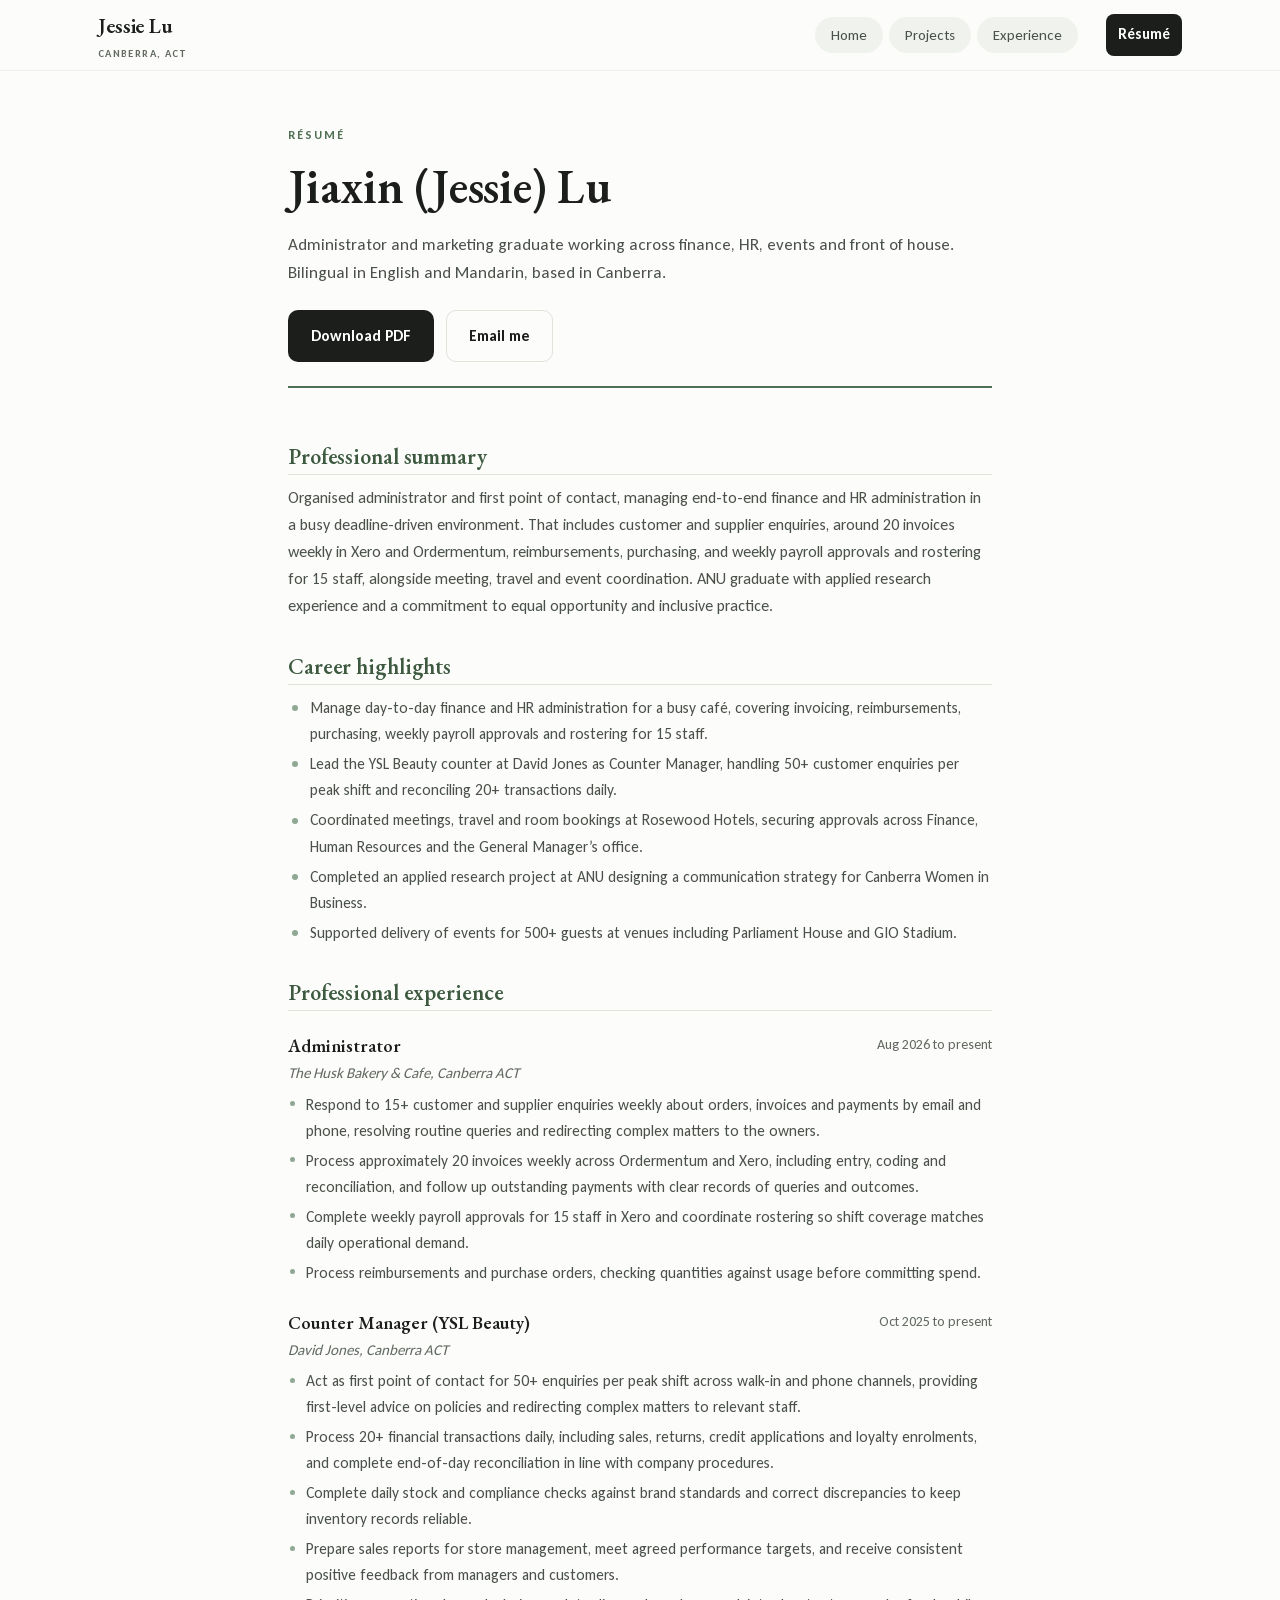
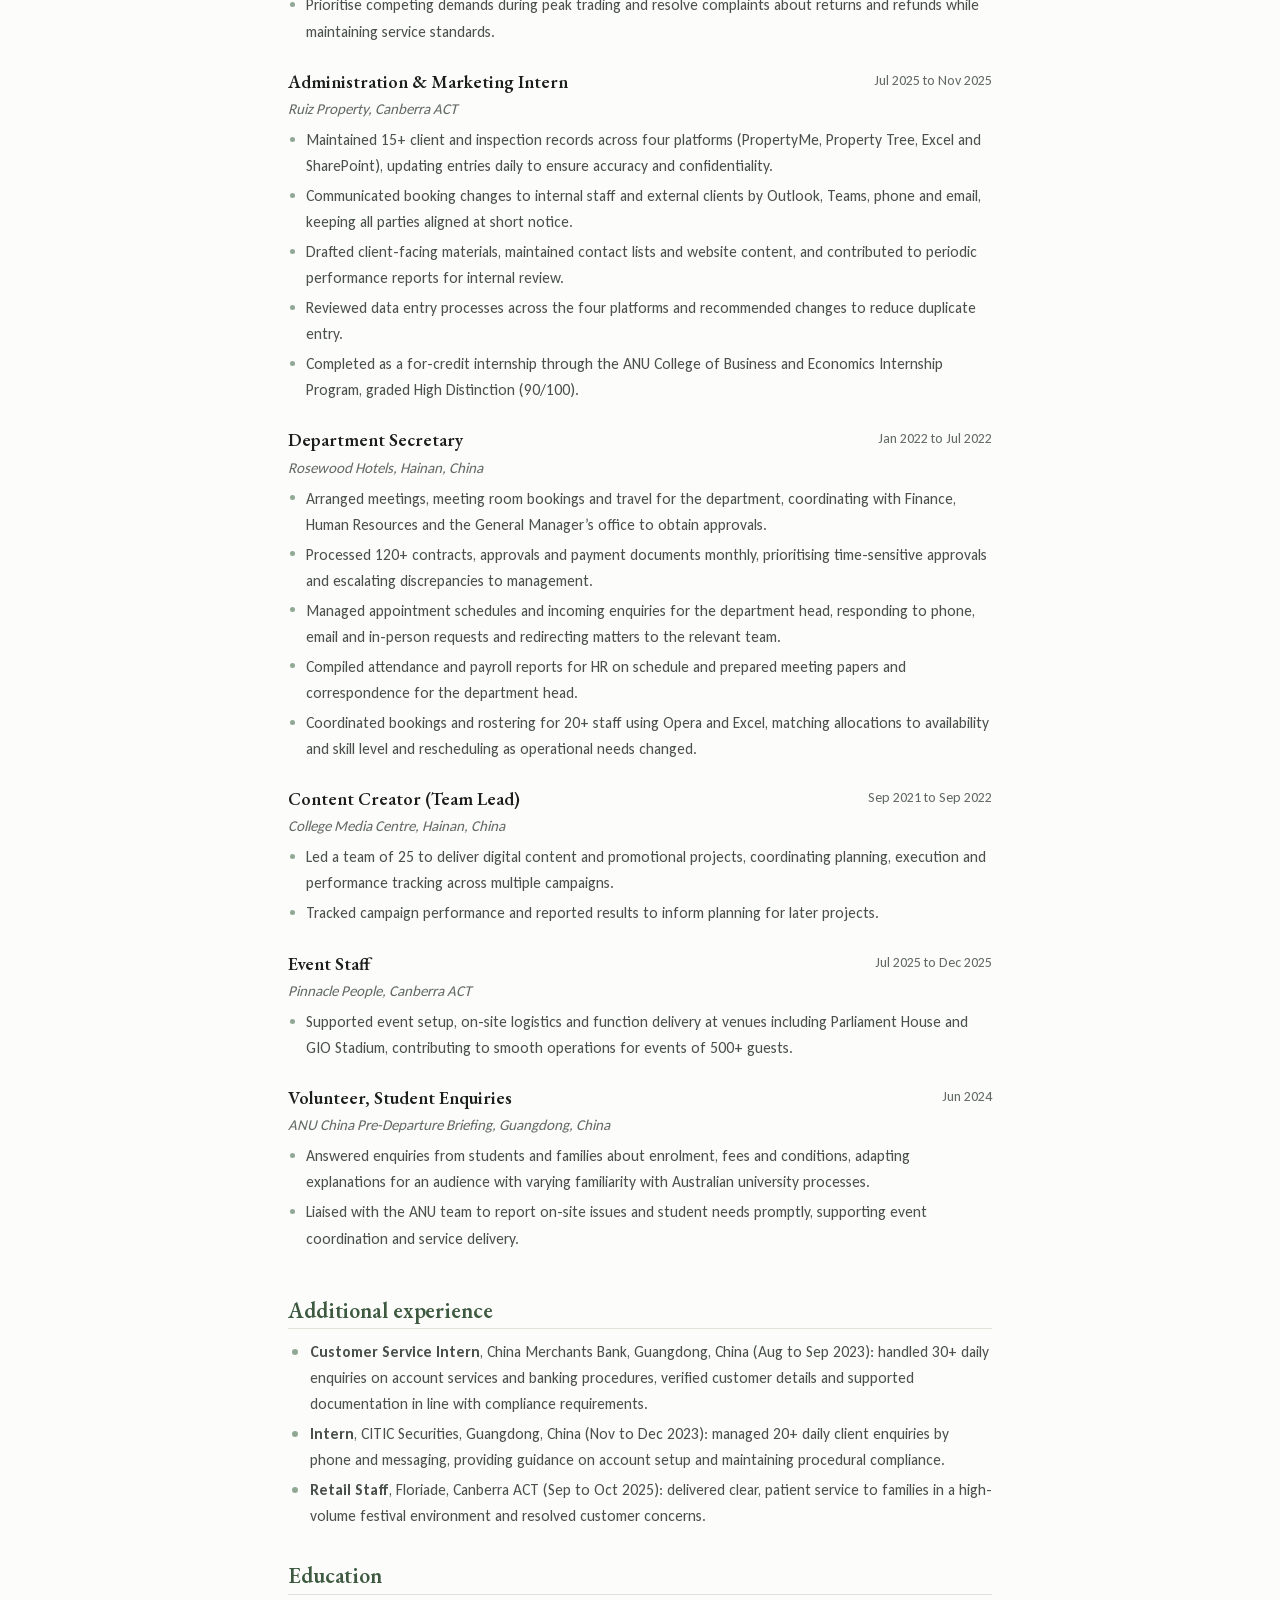
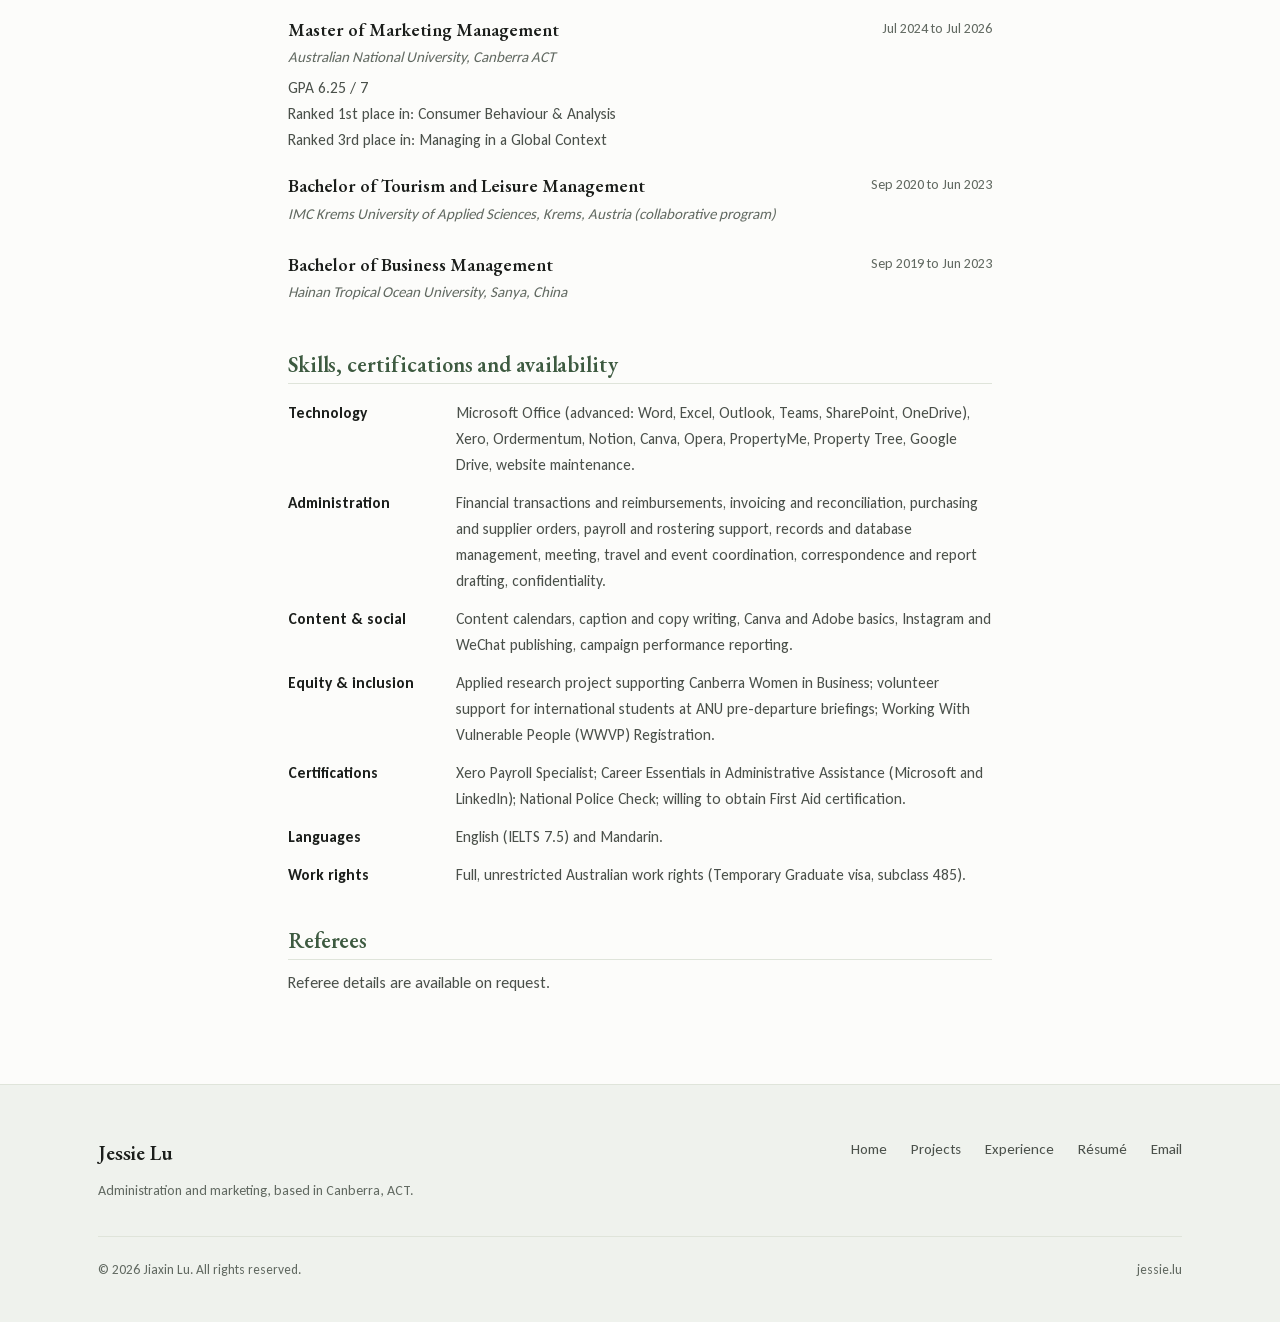
<file: resume.html>
<!DOCTYPE html>
<html lang="en-AU">
<head>
<meta charset="utf-8">
<meta name="viewport" content="width=device-width, initial-scale=1">
<title>Résumé | Jiaxin (Jessie) Lu</title>
<meta name="description" content="Résumé of Jiaxin (Jessie) Lu: administration, finance, HR and event support in Canberra.">
<meta property="og:title" content="Résumé | Jiaxin (Jessie) Lu">
<meta property="og:description" content="Résumé of Jiaxin (Jessie) Lu: administration, finance, HR and event support in Canberra.">
<meta property="og:type" content="website">
<meta property="og:url" content="https://jessie.lu/resume">
<meta property="og:site_name" content="Jessie Lu">
<meta name="twitter:card" content="summary_large_image">
<meta property="og:image" content="https://jessie.lu/assets/og-image.jpg">
<meta property="og:image:width" content="1200">
<meta property="og:image:height" content="630">
<meta property="og:image:alt" content="Jessie Lu, administration, marketing and content, Canberra">
<meta name="twitter:image" content="https://jessie.lu/assets/og-image.jpg">
<link rel="canonical" href="https://jessie.lu/resume">
<link rel="icon" href="/assets/favicon.svg" type="image/svg+xml">
<link rel="icon" href="/assets/favicon-32.png" type="image/png" sizes="32x32">
<link rel="apple-touch-icon" href="/assets/apple-touch-icon.png">
<link rel="preload" href="/assets/fonts/ebgaramond-400.woff" as="font" type="font/woff" crossorigin>
<link rel="preload" href="/assets/fonts/carlito-400.woff" as="font" type="font/woff" crossorigin>
<link rel="stylesheet" href="/styles.css?v=ca91874e">
</head>
<body>
<a class="skip" href="#main">Skip to content</a>

<header class="site-header">
  <div class="wrap header-inner">
    <a class="brand" href="/">Jessie Lu<small>Canberra, ACT</small></a>
    <button class="nav-toggle" aria-expanded="false" aria-controls="nav" aria-label="Open menu"><span class="burger" aria-hidden="true"><span></span><span></span><span></span></span></button>
    <nav class="nav" id="nav" aria-label="Main">
      <div class="jelly" id="jelly">
        <a href="/" class="jelly-chip"><span class="jelly-face">Home</span></a>
        <a href="/project" class="jelly-chip"><span class="jelly-face">Projects</span></a>
        <a href="/experience" class="jelly-chip"><span class="jelly-face">Experience</span></a>
      </div>
      <a href="/resume" class="nav-cta active" aria-current="page">R&eacute;sum&eacute;</a>
    </nav>
    <script>
      /* Draw the chosen chip swollen from the very first frame, so the menu
         doesn't jump when the page opens. script.js takes over afterwards. */
      (function () {
        var j = document.getElementById('jelly');
        if (!j || !window.matchMedia('(min-width: 761px)').matches) return;
        var c = j.querySelectorAll('.jelly-chip'), w = [], sel = -1, max = 0, i;
        for (i = 0; i < c.length; i++) {
          w[i] = c[i].offsetWidth; if (w[i] > max) max = w[i];
          if (c[i].classList.contains('is-on')) sel = i;
        }
        j.style.setProperty('--jelly-pad-x', Math.ceil(max * 0.18 * 0.65 + 5) + 'px');
        if (sel < 0) return;
        var push = w[sel] * 0.18 / 2 + 5;
        for (i = 0; i < c.length; i++) {
          var sc = i === sel ? 1.18 : 0.95, x = Math.sign(i - sel) * push;
          c[i].style.transform = 'translateX(' + x.toFixed(2) + 'px) scale(' + sc.toFixed(4) + ',' + sc.toFixed(4) + ')';
        }
      })();
    </script>
  </div>
</header>

<main id="main">

  <section class="page-head cv-head">
    <div class="wrap-narrow">
      <p class="eyebrow">R&eacute;sum&eacute;</p>
      <h1>Jiaxin (Jessie) Lu</h1>
      <p class="lede">
        Administrator and marketing graduate working across finance, HR, events and front of
        house. Bilingual in English and Mandarin, based in Canberra.
      </p>
      <div class="btn-row">
        <a class="btn btn-primary" href="/assets/Jessie_Lu_Resume.pdf?v=f4470f9a" download>Download PDF</a>
        <a class="btn btn-ghost" href="mailto:jessielu322@outlook.com">Email me</a>
      </div>
      <p class="print-only print-contact">
        jessielu322@outlook.com &middot; +61 494 022 058 &middot; ACT, Australia
      </p>
    </div>
  </section>

  <section class="section cv">
    <div class="wrap-narrow">

      <!-- ============ SUMMARY ============ -->
      <p class="eyebrow">Profile</p>
      <h2 class="section-title" style="font-size:26px">Professional summary</h2>
      <p class="prose" style="font-size:17px;color:var(--ink-soft)">
        Organised administrator and first point of contact, managing end-to-end finance and HR
        administration in a busy deadline-driven environment. That includes customer and supplier
        enquiries, around 20 invoices weekly in Xero and Ordermentum, reimbursements, purchasing,
        and weekly payroll approvals and rostering for 15 staff, alongside meeting, travel and
        event coordination. ANU graduate with applied research experience and a commitment to
        equal opportunity and inclusive practice.
      </p>

      <!-- ============ HIGHLIGHTS ============ -->
      <p class="eyebrow mt-48">Highlights</p>
      <h2 class="section-title" style="font-size:26px">Career highlights</h2>
      <ul class="prose" style="padding-left:0">
        <li>Manage day-to-day finance and HR administration for a busy caf&eacute;, covering invoicing, reimbursements, purchasing, weekly payroll approvals and rostering for 15 staff.</li>
        <li>Lead the YSL Beauty counter at David Jones as Counter Manager, handling 50+ customer enquiries per peak shift and reconciling 20+ transactions daily.</li>
        <li>Coordinated meetings, travel and room bookings at Rosewood Hotels, securing approvals across Finance, Human Resources and the General Manager&rsquo;s office.</li>
        <li>Completed an applied research project at ANU designing a communication strategy for Canberra Women in Business.</li>
        <li>Supported delivery of events for 500+ guests at venues including Parliament House and GIO Stadium.</li>
      </ul>

      <!-- ============ EXPERIENCE ============ -->
      <p class="eyebrow mt-48">Experience</p>
      <h2 class="section-title" style="font-size:26px">Professional experience</h2>

      <div class="xp">
        <div class="xp-item">
          <div class="xp-when">Aug 2026 to present</div>
          <div>
            <div class="xp-role">Administrator</div>
            <div class="xp-org">The Husk Bakery &amp; Cafe, Canberra ACT</div>
            <ul>
              <li>Respond to 15+ customer and supplier enquiries weekly about orders, invoices and payments by email and phone, resolving routine queries and redirecting complex matters to the owners.</li>
              <li>Process approximately 20 invoices weekly across Ordermentum and Xero, including entry, coding and reconciliation, and follow up outstanding payments with clear records of queries and outcomes.</li>
              <li>Complete weekly payroll approvals for 15 staff in Xero and coordinate rostering so shift coverage matches daily operational demand.</li>
              <li>Process reimbursements and purchase orders, checking quantities against usage before committing spend.</li>
            </ul>
          </div>
        </div>

        <div class="xp-item">
          <div class="xp-when">Oct 2025 to present</div>
          <div>
            <div class="xp-role">Counter Manager (YSL Beauty)</div>
            <div class="xp-org">David Jones, Canberra ACT</div>
            <ul>
              <li>Act as first point of contact for 50+ enquiries per peak shift across walk-in and phone channels, providing first-level advice on policies and redirecting complex matters to relevant staff.</li>
              <li>Process 20+ financial transactions daily, including sales, returns, credit applications and loyalty enrolments, and complete end-of-day reconciliation in line with company procedures.</li>
              <li>Complete daily stock and compliance checks against brand standards and correct discrepancies to keep inventory records reliable.</li>
              <li>Prepare sales reports for store management, meet agreed performance targets, and receive consistent positive feedback from managers and customers.</li>
              <li>Prioritise competing demands during peak trading and resolve complaints about returns and refunds while maintaining service standards.</li>
            </ul>
          </div>
        </div>

        <div class="xp-item">
          <div class="xp-when">Jul 2025 to Nov 2025</div>
          <div>
            <div class="xp-role">Administration &amp; Marketing Intern</div>
            <div class="xp-org">Ruiz Property, Canberra ACT</div>
            <ul>
              <li>Maintained 15+ client and inspection records across four platforms (PropertyMe, Property Tree, Excel and SharePoint), updating entries daily to ensure accuracy and confidentiality.</li>
              <li>Communicated booking changes to internal staff and external clients by Outlook, Teams, phone and email, keeping all parties aligned at short notice.</li>
              <li>Drafted client-facing materials, maintained contact lists and website content, and contributed to periodic performance reports for internal review.</li>
              <li>Reviewed data entry processes across the four platforms and recommended changes to reduce duplicate entry.</li>
              <li>Completed as a for-credit internship through the ANU College of Business and Economics Internship Program, graded High Distinction (90/100).</li>
            </ul>
          </div>
        </div>

        <div class="xp-item">
          <div class="xp-when">Jan 2022 to Jul 2022</div>
          <div>
            <div class="xp-role">Department Secretary</div>
            <div class="xp-org">Rosewood Hotels, Hainan, China</div>
            <ul>
              <li>Arranged meetings, meeting room bookings and travel for the department, coordinating with Finance, Human Resources and the General Manager&rsquo;s office to obtain approvals.</li>
              <li>Processed 120+ contracts, approvals and payment documents monthly, prioritising time-sensitive approvals and escalating discrepancies to management.</li>
              <li>Managed appointment schedules and incoming enquiries for the department head, responding to phone, email and in-person requests and redirecting matters to the relevant team.</li>
              <li>Compiled attendance and payroll reports for HR on schedule and prepared meeting papers and correspondence for the department head.</li>
              <li>Coordinated bookings and rostering for 20+ staff using Opera and Excel, matching allocations to availability and skill level and rescheduling as operational needs changed.</li>
            </ul>
          </div>
        </div>

        <div class="xp-item">
          <div class="xp-when">Sep 2021 to Sep 2022</div>
          <div>
            <div class="xp-role">Content Creator (Team Lead)</div>
            <div class="xp-org">College Media Centre, Hainan, China</div>
            <ul>
              <li>Led a team of 25 to deliver digital content and promotional projects, coordinating planning, execution and performance tracking across multiple campaigns.</li>
              <li>Tracked campaign performance and reported results to inform planning for later projects.</li>
            </ul>
          </div>
        </div>

        <div class="xp-item">
          <div class="xp-when">Jul 2025 to Dec 2025</div>
          <div>
            <div class="xp-role">Event Staff</div>
            <div class="xp-org">Pinnacle People, Canberra ACT</div>
            <ul>
              <li>Supported event setup, on-site logistics and function delivery at venues including Parliament House and GIO Stadium, contributing to smooth operations for events of 500+ guests.</li>
            </ul>
          </div>
        </div>

        <div class="xp-item">
          <div class="xp-when">Jun 2024</div>
          <div>
            <div class="xp-role">Volunteer, Student Enquiries</div>
            <div class="xp-org">ANU China Pre-Departure Briefing, Guangdong, China</div>
            <ul>
              <li>Answered enquiries from students and families about enrolment, fees and conditions, adapting explanations for an audience with varying familiarity with Australian university processes.</li>
              <li>Liaised with the ANU team to report on-site issues and student needs promptly, supporting event coordination and service delivery.</li>
            </ul>
          </div>
        </div>
      </div>

      <!-- ============ ADDITIONAL ============ -->
      <p class="eyebrow mt-48">Additional</p>
      <h2 class="section-title" style="font-size:26px">Additional experience</h2>
      <ul class="prose" style="padding-left:0">
        <li><strong>Customer Service Intern</strong>, China Merchants Bank, Guangdong, China (Aug to Sep 2023): handled 30+ daily enquiries on account services and banking procedures, verified customer details and supported documentation in line with compliance requirements.</li>
        <li><strong>Intern</strong>, CITIC Securities, Guangdong, China (Nov to Dec 2023): managed 20+ daily client enquiries by phone and messaging, providing guidance on account setup and maintaining procedural compliance.</li>
        <li><strong>Retail Staff</strong>, Floriade, Canberra ACT (Sep to Oct 2025): delivered clear, patient service to families in a high-volume festival environment and resolved customer concerns.</li>
      </ul>

      <!-- ============ EDUCATION ============ -->
      <p class="eyebrow mt-48">Education</p>
      <h2 class="section-title" style="font-size:26px">Education</h2>

      <div class="xp">
        <div class="xp-item">
          <div class="xp-when">Jul 2024 to Jul 2026</div>
          <div>
            <div class="xp-role">Master of Marketing Management</div>
            <div class="xp-org">Australian National University, Canberra ACT</div>
            <p>
              GPA 6.25 / 7<br>
              Ranked 1st place in: Consumer Behaviour &amp; Analysis<br>
              Ranked 3rd place in: Managing in a Global Context
            </p>
          </div>
        </div>
        <div class="xp-item">
          <div class="xp-when">Sep 2020 to Jun 2023</div>
          <div>
            <div class="xp-role">Bachelor of Tourism and Leisure Management</div>
            <div class="xp-org">IMC Krems University of Applied Sciences, Krems, Austria (collaborative program)</div>
          </div>
        </div>
        <div class="xp-item">
          <div class="xp-when">Sep 2019 to Jun 2023</div>
          <div>
            <div class="xp-role">Bachelor of Business Management</div>
            <div class="xp-org">Hainan Tropical Ocean University, Sanya, China</div>
          </div>
        </div>
      </div>

      <!-- ============ SKILLS ============ -->
      <p class="eyebrow mt-48">Skills</p>
      <h2 class="section-title" style="font-size:26px">Skills, certifications and availability</h2>

      <dl class="skill-rows">
        <div class="skill-row">
          <dt>Technology</dt>
          <dd>Microsoft Office (advanced: Word, Excel, Outlook, Teams, SharePoint, OneDrive), Xero, Ordermentum, Notion, Canva, Opera, PropertyMe, Property Tree, Google Drive, website maintenance.</dd>
        </div>
        <div class="skill-row">
          <dt>Administration</dt>
          <dd>Financial transactions and reimbursements, invoicing and reconciliation, purchasing and supplier orders, payroll and rostering support, records and database management, meeting, travel and event coordination, correspondence and report drafting, confidentiality.</dd>
        </div>
        <div class="skill-row">
          <dt>Content &amp; social</dt>
          <dd>Content calendars, caption and copy writing, Canva and Adobe basics, Instagram and WeChat publishing, campaign performance reporting.</dd>
        </div>
        <div class="skill-row">
          <dt>Equity &amp; inclusion</dt>
          <dd>Applied research project supporting Canberra Women in Business; volunteer support for international students at ANU pre-departure briefings; Working With Vulnerable People (WWVP) Registration.</dd>
        </div>
        <div class="skill-row">
          <dt>Certifications</dt>
          <dd>Xero Payroll Specialist; Career Essentials in Administrative Assistance (Microsoft and LinkedIn); National Police Check; willing to obtain First Aid certification.</dd>
        </div>
        <div class="skill-row">
          <dt>Languages</dt>
          <dd>English (IELTS 7.5) and Mandarin.</dd>
        </div>
        <div class="skill-row">
          <dt>Work rights</dt>
          <dd>Full, unrestricted Australian work rights (Temporary Graduate visa, subclass 485).</dd>
        </div>
      </dl>

      <!-- ============ REFEREES ============ -->
      <p class="eyebrow mt-48">Referees</p>
      <h2 class="section-title" style="font-size:26px">Referees</h2>
      <p class="prose" style="font-size:17px;color:var(--ink-soft)">
        Referee details are available on request.
      </p>

    </div>
  </section>

</main>

<footer class="site-footer">
  <div class="wrap">
    <div class="footer-grid">
      <div>
        <div class="footer-brand">Jessie Lu</div>
        <p class="footer-note">
          Administration and marketing, based in Canberra, ACT.
        </p>
      </div>
      <nav class="footer-links" aria-label="Footer">
        <a href="/">Home</a>
        <a href="/project">Projects</a>
        <a href="/experience">Experience</a>
        <a href="/resume">Résumé</a>
        <a href="mailto:jessielu322@outlook.com">Email</a>
        
      </nav>
    </div>
    <div class="footer-bottom">
      <span>&copy; <span id="year">2026</span> Jiaxin Lu. All rights reserved.</span>
      <span>jessie.lu</span>
    </div>
  </div>
</footer>

<script src="/script.js?v=ef9173a4"></script>
</body>
</html>
</file>
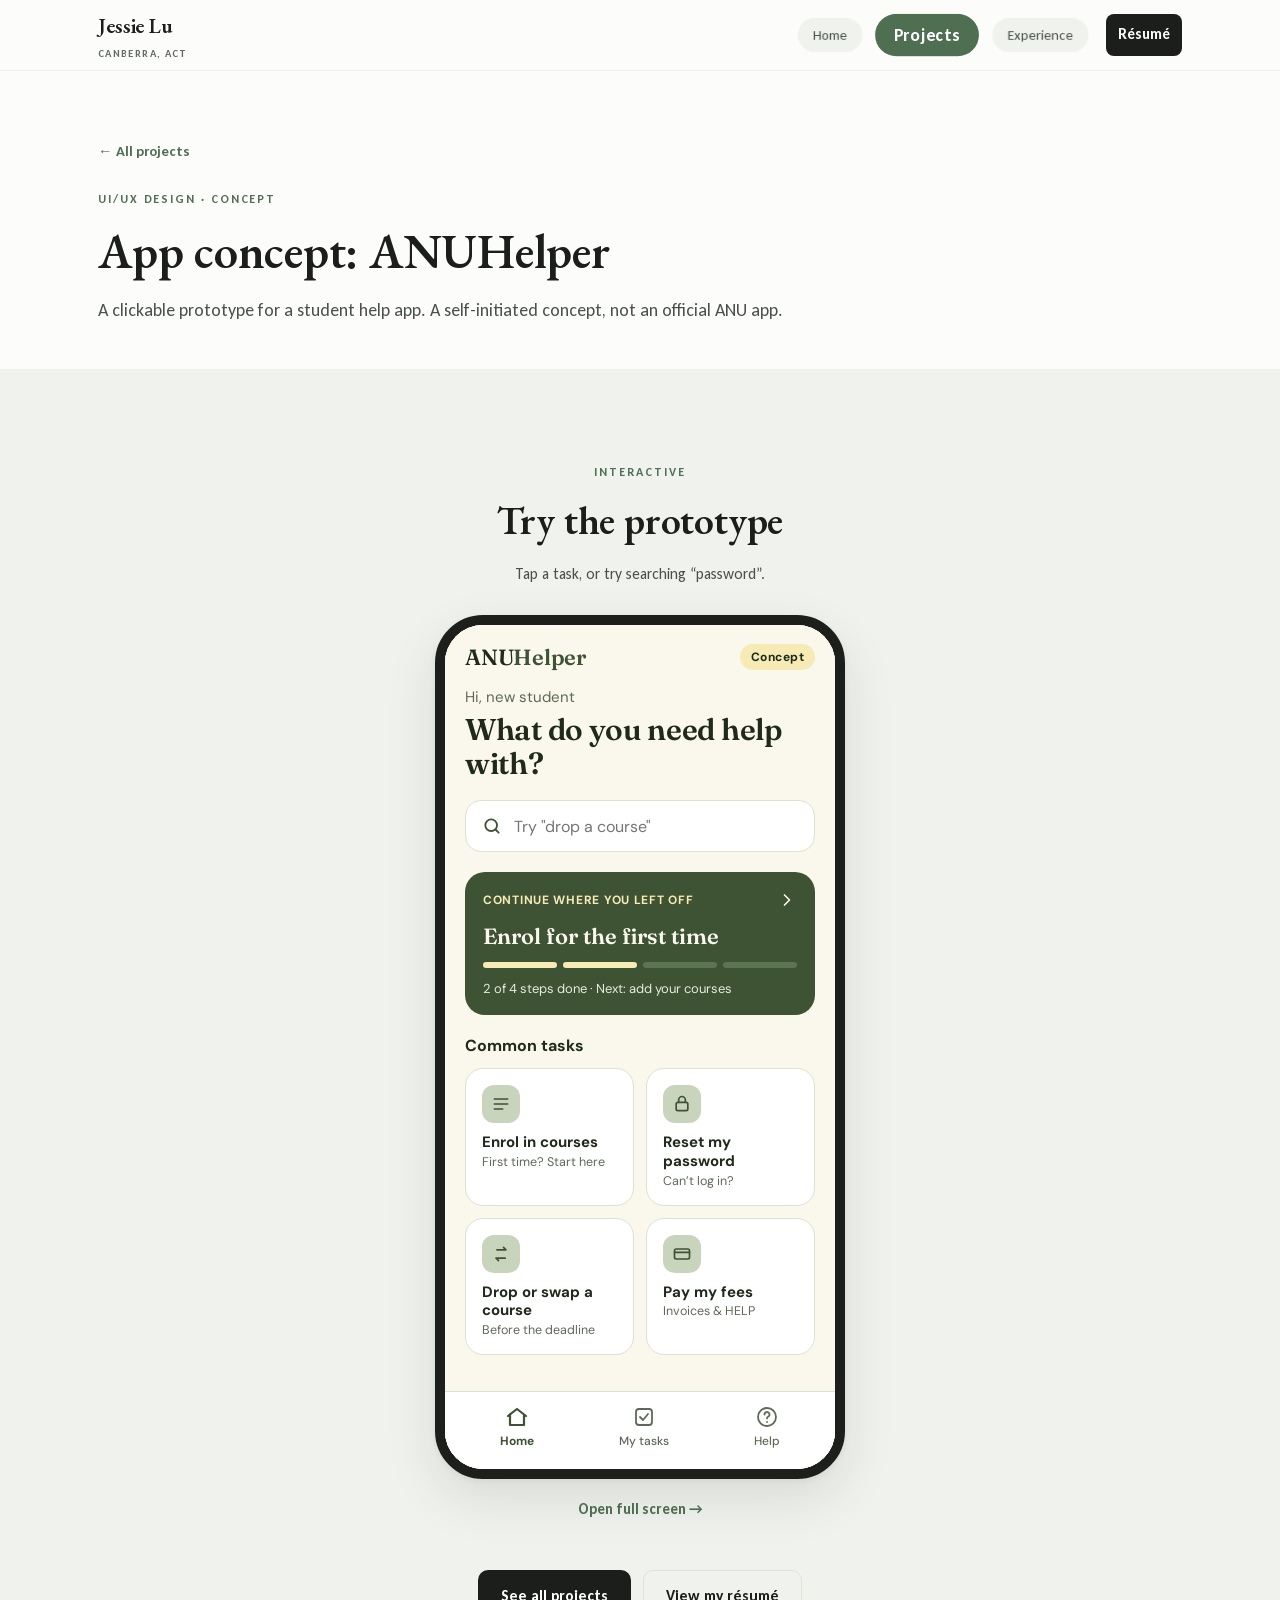
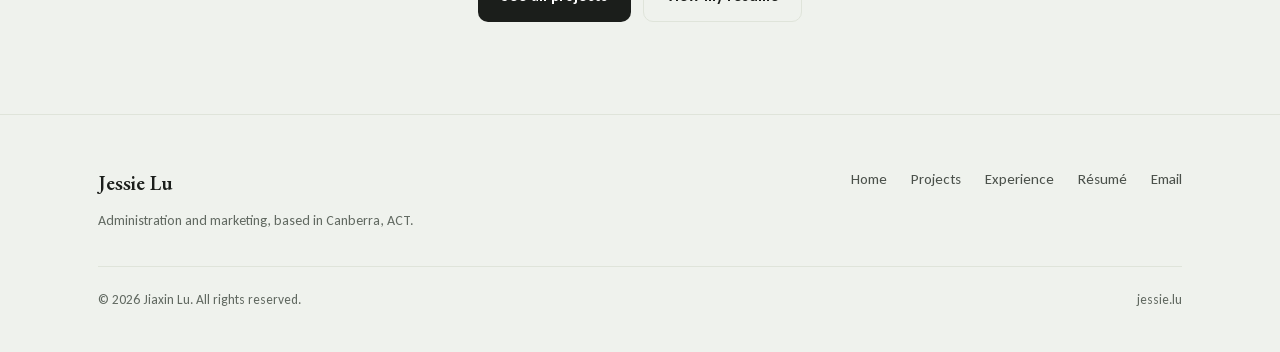
<file: projects/anuhelper.html>
<!DOCTYPE html>
<html lang="en-AU">
<head>
<meta charset="utf-8">
<meta name="viewport" content="width=device-width, initial-scale=1">
<title>ANUHelper App Concept | Jessie Lu</title>
<meta name="description" content="A clickable prototype for a student help app covering enrolment, passwords, course changes and fees. A concept by Jessie Lu.">
<meta property="og:title" content="ANUHelper App Concept | Jessie Lu">
<meta property="og:description" content="A clickable prototype for a student help app covering enrolment, passwords, course changes and fees. A concept by Jessie Lu.">
<meta property="og:type" content="website">
<meta property="og:url" content="https://jessie.lu/projects/anuhelper">
<meta property="og:site_name" content="Jessie Lu">
<meta name="twitter:card" content="summary_large_image">
<meta property="og:image" content="https://jessie.lu/assets/og-image.jpg">
<meta property="og:image:width" content="1200">
<meta property="og:image:height" content="630">
<meta property="og:image:alt" content="Jessie Lu, administration, marketing and content, Canberra">
<meta name="twitter:image" content="https://jessie.lu/assets/og-image.jpg">
<link rel="canonical" href="https://jessie.lu/projects/anuhelper">
<link rel="icon" href="/assets/favicon.svg" type="image/svg+xml">
<link rel="icon" href="/assets/favicon-32.png" type="image/png" sizes="32x32">
<link rel="apple-touch-icon" href="/assets/apple-touch-icon.png">
<link rel="preload" href="/assets/fonts/ebgaramond-400.woff" as="font" type="font/woff" crossorigin>
<link rel="preload" href="/assets/fonts/carlito-400.woff" as="font" type="font/woff" crossorigin>
<link rel="stylesheet" href="/styles.css?v=ca91874e">
</head>
<body>
<a class="skip" href="#main">Skip to content</a>

<header class="site-header">
  <div class="wrap header-inner">
    <a class="brand" href="/">Jessie Lu<small>Canberra, ACT</small></a>
    <button class="nav-toggle" aria-expanded="false" aria-controls="nav" aria-label="Open menu"><span class="burger" aria-hidden="true"><span></span><span></span><span></span></span></button>
    <nav class="nav" id="nav" aria-label="Main">
      <div class="jelly" id="jelly">
        <a href="/" class="jelly-chip"><span class="jelly-face">Home</span></a>
        <a href="/project" class="jelly-chip is-on" aria-current="page"><span class="jelly-face">Projects</span></a>
        <a href="/experience" class="jelly-chip"><span class="jelly-face">Experience</span></a>
      </div>
      <a href="/resume" class="nav-cta">R&eacute;sum&eacute;</a>
    </nav>
    <script>
      /* Draw the chosen chip swollen from the very first frame, so the menu
         doesn't jump when the page opens. script.js takes over afterwards. */
      (function () {
        var j = document.getElementById('jelly');
        if (!j || !window.matchMedia('(min-width: 761px)').matches) return;
        var c = j.querySelectorAll('.jelly-chip'), w = [], sel = -1, max = 0, i;
        for (i = 0; i < c.length; i++) {
          w[i] = c[i].offsetWidth; if (w[i] > max) max = w[i];
          if (c[i].classList.contains('is-on')) sel = i;
        }
        j.style.setProperty('--jelly-pad-x', Math.ceil(max * 0.18 * 0.65 + 5) + 'px');
        if (sel < 0) return;
        var push = w[sel] * 0.18 / 2 + 5;
        for (i = 0; i < c.length; i++) {
          var sc = i === sel ? 1.18 : 0.95, x = Math.sign(i - sel) * push;
          c[i].style.transform = 'translateX(' + x.toFixed(2) + 'px) scale(' + sc.toFixed(4) + ',' + sc.toFixed(4) + ')';
        }
      })();
    </script>
  </div>
</header>

<main id="main">

  <section class="page-head detail-head">
    <div class="wrap">
      <a class="back-link" href="/project#anuhelper">&larr; All projects</a>
      <p class="eyebrow">UI/UX Design &middot; Concept</p>
      <h1>App concept: ANUHelper</h1>
      <p class="lede">
        A clickable prototype for a student help app. A self-initiated concept, not an official
        ANU app.
      </p>
    </div>
  </section>

  <section class="section section-tint">
    <div class="wrap">
      <div class="proto-single">
        <p class="eyebrow">Interactive</p>
        <h2 class="section-title">Try the prototype</h2>
        <p class="proto-hint">Tap a task, or try searching &ldquo;password&rdquo;.</p>
        <div class="proto-scaler" id="proto-scaler">
          <div class="proto-stage">
            <div class="proto-phone">
              <iframe src="/prototypes/anuhelper.html" title="ANUHelper interactive prototype" loading="lazy"></iframe>
            </div>
          </div>
        </div>
        <p class="proto-open"><a href="/prototypes/anuhelper.html" target="_blank" rel="noopener">Open full screen &rarr;</a></p>
      </div>
      <div class="btn-row mt-48" style="justify-content:center">
        <a class="btn btn-primary" href="/project">See all projects</a>
        <a class="btn btn-ghost" href="/resume">View my r&eacute;sum&eacute;</a>
      </div>
    </div>
  </section>

</main>

<footer class="site-footer">
  <div class="wrap">
    <div class="footer-grid">
      <div>
        <div class="footer-brand">Jessie Lu</div>
        <p class="footer-note">
          Administration and marketing, based in Canberra, ACT.
        </p>
      </div>
      <nav class="footer-links" aria-label="Footer">
        <a href="/">Home</a>
        <a href="/project">Projects</a>
        <a href="/experience">Experience</a>
        <a href="/resume">Résumé</a>
        <a href="mailto:jessielu322@outlook.com">Email</a>
        
      </nav>
    </div>
    <div class="footer-bottom">
      <span>&copy; <span id="year">2026</span> Jiaxin Lu. All rights reserved.</span>
      <span>jessie.lu</span>
    </div>
  </div>
</footer>

<script src="/script.js?v=ef9173a4"></script>
</body>
</html>
</file>
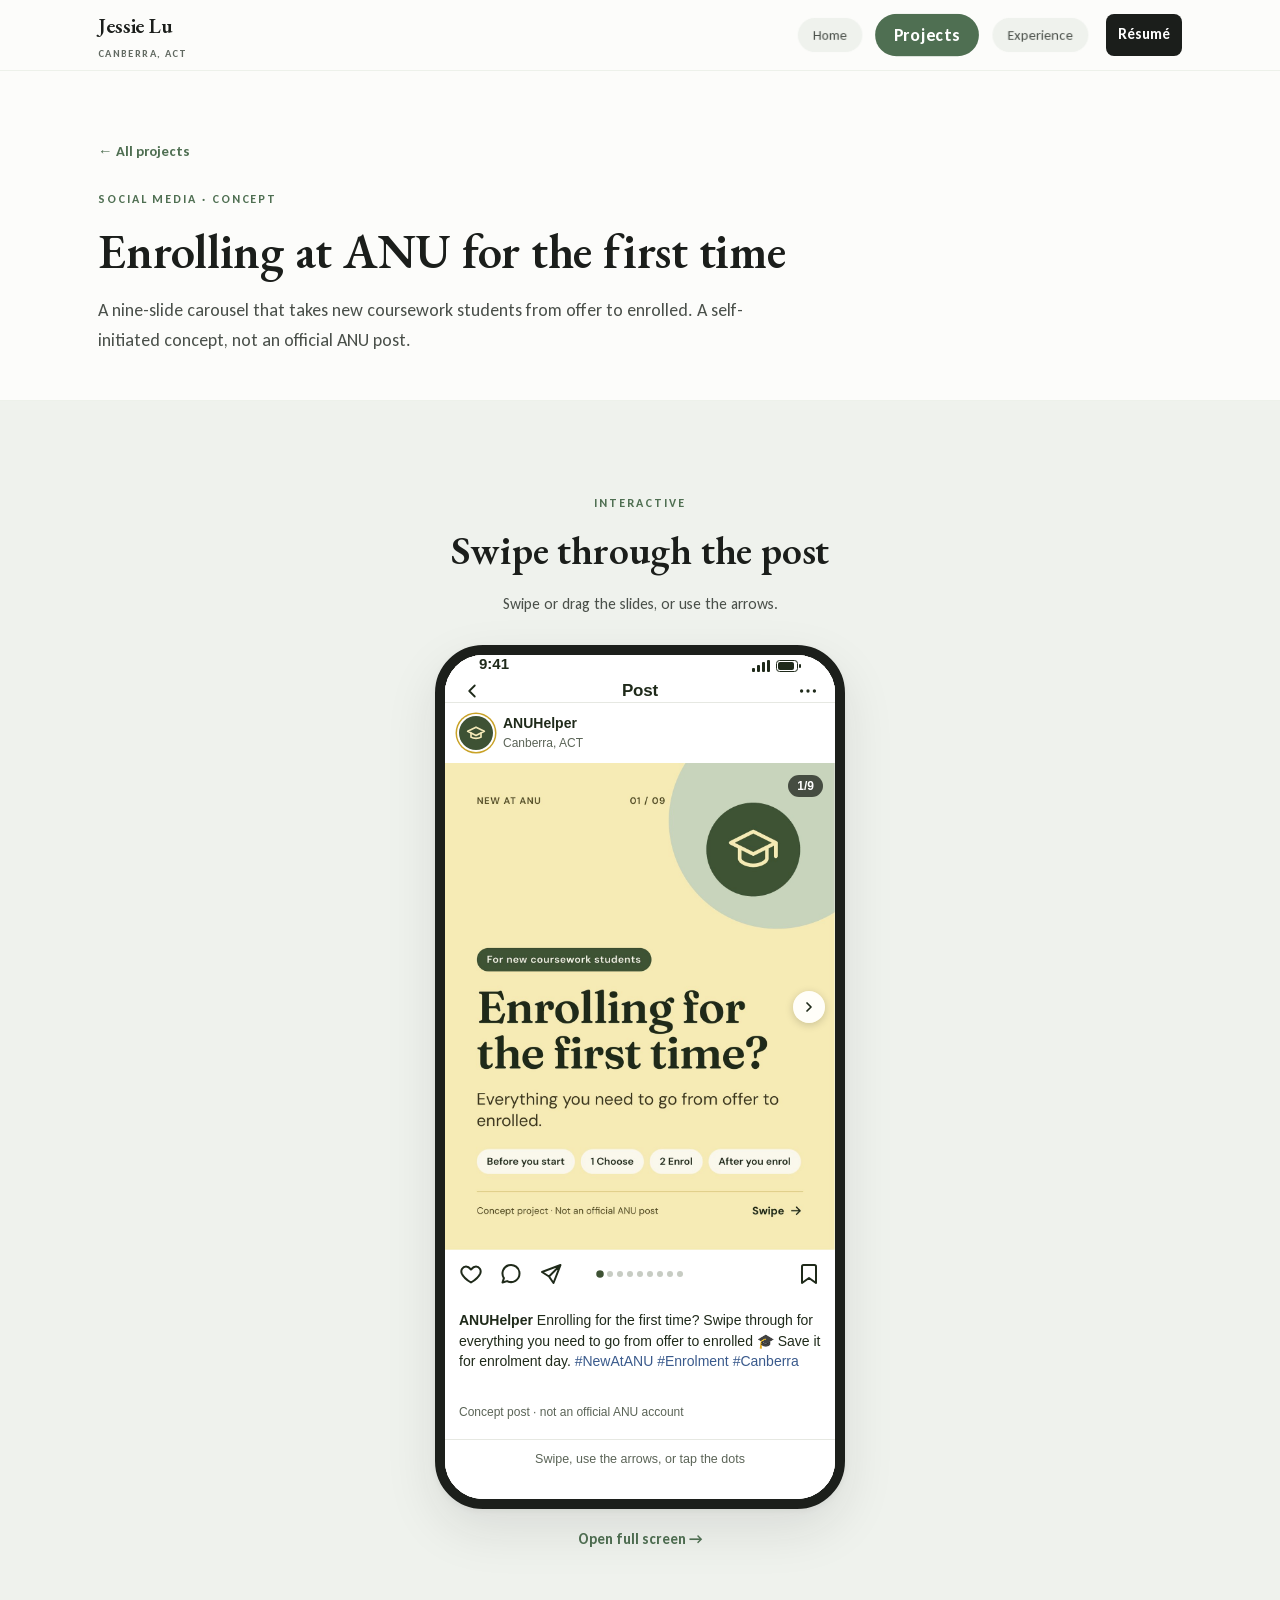
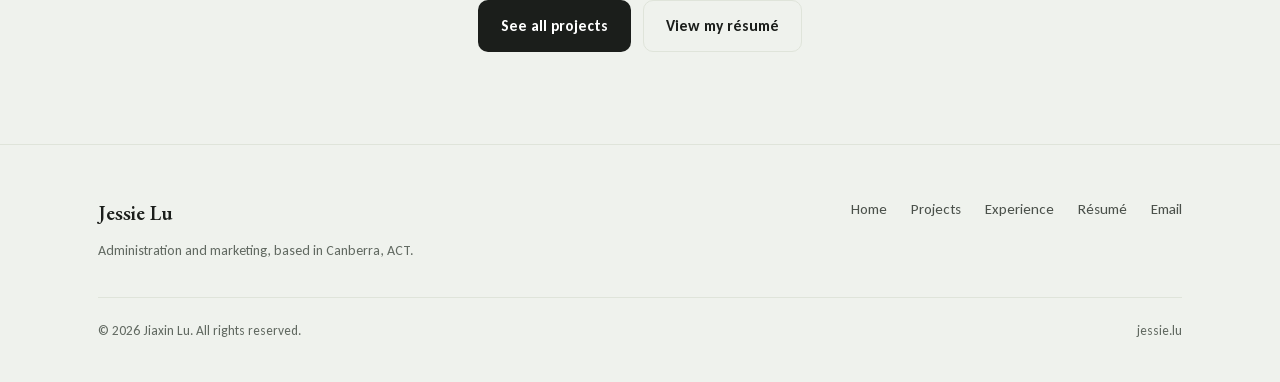
<file: projects/enrolment.html>
<!DOCTYPE html>
<html lang="en-AU">
<head>
<meta charset="utf-8">
<meta name="viewport" content="width=device-width, initial-scale=1">
<title>Enrolment Carousel Concept | Jessie Lu</title>
<meta name="description" content="A nine-slide carousel concept guiding new ANU coursework students through enrolment, written and designed by Jessie Lu.">
<meta property="og:title" content="Enrolment Carousel Concept | Jessie Lu">
<meta property="og:description" content="A nine-slide carousel concept guiding new ANU coursework students through enrolment, written and designed by Jessie Lu.">
<meta property="og:type" content="website">
<meta property="og:url" content="https://jessie.lu/projects/enrolment">
<meta property="og:site_name" content="Jessie Lu">
<meta name="twitter:card" content="summary_large_image">
<meta property="og:image" content="https://jessie.lu/assets/og-image.jpg">
<meta property="og:image:width" content="1200">
<meta property="og:image:height" content="630">
<meta property="og:image:alt" content="Jessie Lu, administration, marketing and content, Canberra">
<meta name="twitter:image" content="https://jessie.lu/assets/og-image.jpg">
<link rel="canonical" href="https://jessie.lu/projects/enrolment">
<link rel="icon" href="/assets/favicon.svg" type="image/svg+xml">
<link rel="icon" href="/assets/favicon-32.png" type="image/png" sizes="32x32">
<link rel="apple-touch-icon" href="/assets/apple-touch-icon.png">
<link rel="preload" href="/assets/fonts/ebgaramond-400.woff" as="font" type="font/woff" crossorigin>
<link rel="preload" href="/assets/fonts/carlito-400.woff" as="font" type="font/woff" crossorigin>
<link rel="stylesheet" href="/styles.css?v=ca91874e">
</head>
<body>
<a class="skip" href="#main">Skip to content</a>

<header class="site-header">
  <div class="wrap header-inner">
    <a class="brand" href="/">Jessie Lu<small>Canberra, ACT</small></a>
    <button class="nav-toggle" aria-expanded="false" aria-controls="nav" aria-label="Open menu"><span class="burger" aria-hidden="true"><span></span><span></span><span></span></span></button>
    <nav class="nav" id="nav" aria-label="Main">
      <div class="jelly" id="jelly">
        <a href="/" class="jelly-chip"><span class="jelly-face">Home</span></a>
        <a href="/project" class="jelly-chip is-on" aria-current="page"><span class="jelly-face">Projects</span></a>
        <a href="/experience" class="jelly-chip"><span class="jelly-face">Experience</span></a>
      </div>
      <a href="/resume" class="nav-cta">R&eacute;sum&eacute;</a>
    </nav>
    <script>
      /* Draw the chosen chip swollen from the very first frame, so the menu
         doesn't jump when the page opens. script.js takes over afterwards. */
      (function () {
        var j = document.getElementById('jelly');
        if (!j || !window.matchMedia('(min-width: 761px)').matches) return;
        var c = j.querySelectorAll('.jelly-chip'), w = [], sel = -1, max = 0, i;
        for (i = 0; i < c.length; i++) {
          w[i] = c[i].offsetWidth; if (w[i] > max) max = w[i];
          if (c[i].classList.contains('is-on')) sel = i;
        }
        j.style.setProperty('--jelly-pad-x', Math.ceil(max * 0.18 * 0.65 + 5) + 'px');
        if (sel < 0) return;
        var push = w[sel] * 0.18 / 2 + 5;
        for (i = 0; i < c.length; i++) {
          var sc = i === sel ? 1.18 : 0.95, x = Math.sign(i - sel) * push;
          c[i].style.transform = 'translateX(' + x.toFixed(2) + 'px) scale(' + sc.toFixed(4) + ',' + sc.toFixed(4) + ')';
        }
      })();
    </script>
  </div>
</header>

<main id="main">

  <section class="page-head detail-head">
    <div class="wrap">
      <a class="back-link" href="/project#enrolment">&larr; All projects</a>
      <p class="eyebrow">Social Media &middot; Concept</p>
      <h1>Enrolling at ANU for the first time</h1>
      <p class="lede">
        A nine-slide carousel that takes new coursework students from offer to enrolled.
        A self-initiated concept, not an official ANU post.
      </p>
    </div>
  </section>

  <section class="section section-tint">
    <div class="wrap">
      <div class="proto-single">
        <p class="eyebrow">Interactive</p>
        <h2 class="section-title">Swipe through the post</h2>
        <p class="proto-hint">Swipe or drag the slides, or use the arrows.</p>
        <div class="proto-scaler" id="proto-scaler">
          <div class="proto-stage">
            <div class="proto-phone">
              <iframe src="/prototypes/enrolment.html" title="Enrolment carousel, swipeable post" loading="lazy"></iframe>
            </div>
          </div>
        </div>
        <p class="proto-open"><a href="/prototypes/enrolment.html" target="_blank" rel="noopener">Open full screen &rarr;</a></p>
      </div>
      <div class="btn-row mt-48" style="justify-content:center">
        <a class="btn btn-primary" href="/project">See all projects</a>
        <a class="btn btn-ghost" href="/resume">View my r&eacute;sum&eacute;</a>
      </div>
    </div>
  </section>

</main>

<footer class="site-footer">
  <div class="wrap">
    <div class="footer-grid">
      <div>
        <div class="footer-brand">Jessie Lu</div>
        <p class="footer-note">
          Administration and marketing, based in Canberra, ACT.
        </p>
      </div>
      <nav class="footer-links" aria-label="Footer">
        <a href="/">Home</a>
        <a href="/project">Projects</a>
        <a href="/experience">Experience</a>
        <a href="/resume">Résumé</a>
        <a href="mailto:jessielu322@outlook.com">Email</a>
        
      </nav>
    </div>
    <div class="footer-bottom">
      <span>&copy; <span id="year">2026</span> Jiaxin Lu. All rights reserved.</span>
      <span>jessie.lu</span>
    </div>
  </div>
</footer>

<script src="/script.js?v=ef9173a4"></script>
</body>
</html>
</file>
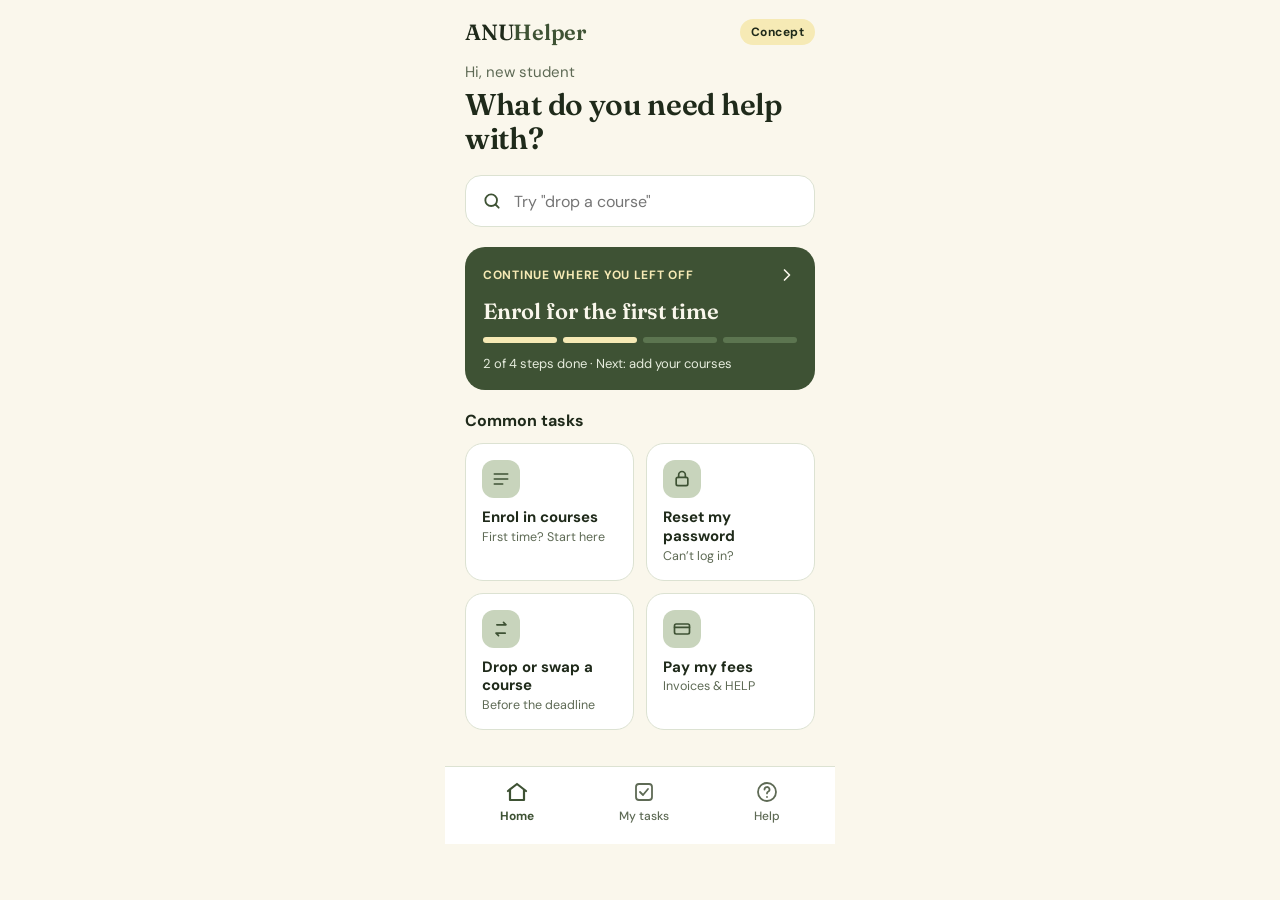
<file: prototypes/anuhelper.html>
<!doctype html>
<html lang="en">
<head>
<meta charset="utf-8">
<meta name="viewport" content="width=390, initial-scale=1">
<meta name="robots" content="noindex">
<title>ANUHelper: UI concept by Jessie</title>
<link rel="preconnect" href="https://fonts.googleapis.com">
<link rel="preconnect" href="https://fonts.gstatic.com" crossorigin>
<link href="https://fonts.googleapis.com/css2?family=Fraunces:opsz,wght@9..144,500;9..144,600&family=DM+Sans:wght@400;500;600;700&display=swap" rel="stylesheet">
<style>
html,body{margin:0;padding:0;background:#FAF7EC}
body{font-family:'DM Sans',sans-serif;color:#1F2A1A;display:flex;justify-content:center}
.screen{width:390px;height:844px}
.screen[hidden],#results[hidden],[data-panel][hidden]{display:none !important}
a{color:#3E5234}
a:focus-visible,button:focus-visible,input:focus-visible{outline:3px solid #C9A227;outline-offset:2px}
#results a:hover,#results a:focus-visible{background:#F3F5EE}
input[type=search]::-webkit-search-cancel-button{-webkit-appearance:none;appearance:none}
[data-tab].on{background:#3E5234 !important;color:#FAF7EC !important}
</style>
</head>
<body>
<section class="screen" id="screen-home" aria-label="home">
<div style="width: 390px; height: 844px; box-sizing: border-box; position: relative; overflow: hidden; background: #FAF7EC; font-family: 'DM Sans', sans-serif; color: #1F2A1A; display: flex; flex-direction: column">
<header style="display: flex; justify-content: space-between; align-items: center; padding: 18px 20px 10px">
<span style="font-family: 'Fraunces', serif; font-size: 22px; font-weight: 600; letter-spacing: -0.01em">ANU<span style="color: #3E5234">Helper</span></span>
<span style="padding: 5px 11px; border-radius: 999px; background: #F6EAB5; font-size: 12px; font-weight: 700; letter-spacing: 0.04em">Concept</span>
</header>
<main style="display: flex; flex-direction: column; gap: 20px; padding: 6px 20px 100px">
<div style="display: flex; flex-direction: column; gap: 6px">
<span style="font-size: 15px; color: #5E6A55">Hi, new student</span>
<h1 style="margin: 0; font-family: 'Fraunces', serif; font-size: 30px; line-height: 1.12; font-weight: 600; letter-spacing: -0.01em">What do you need help with?</h1>
</div>
<div style="position: relative; z-index: 5">
<label style="display: flex; align-items: center; gap: 10px; height: 52px; padding: 0 16px; box-sizing: border-box; border-radius: 16px; background: #FFFFFF; border: 1px solid #DCE2D2">
<svg width="20" height="20" viewBox="0 0 24 24" fill="none" stroke="#3E5234" stroke-width="2.2" stroke-linecap="round" stroke-linejoin="round"><circle cx="11" cy="11" r="7"></circle><path d="M20 20l-3.5-3.5"></path></svg>
<input type="search" aria-label="Search for help" placeholder="Try &quot;drop a course&quot;" id="search" autocomplete="off" style="flex-grow: 1; min-width: 0; border: none; outline: none; background: transparent; font-family: 'DM Sans', sans-serif; font-size: 16px; color: #1F2A1A">
</label>
<div id="results" role="listbox" aria-label="Search results" hidden style="position: absolute; left: 0; right: 0; top: 58px; display: flex; flex-direction: column; padding: 6px; border-radius: 16px; background: #FFFFFF; border: 1px solid #DCE2D2; box-shadow: 0 12px 28px rgba(31,42,26,.14)"></div>
</div>
<a href="#task" style="display: flex; flex-direction: column; gap: 12px; padding: 18px; border-radius: 20px; background: #3E5234; color: #FAF7EC; text-decoration: none">
<span style="display: flex; justify-content: space-between; align-items: center"><span style="font-size: 12px; font-weight: 700; letter-spacing: 0.06em; text-transform: uppercase; color: #F6EAB5">Continue where you left off</span><svg width="20" height="20" viewBox="0 0 24 24" fill="none" stroke="currentColor" stroke-width="2" stroke-linecap="round" stroke-linejoin="round"><path d="M9 6l6 6-6 6"></path></svg></span>
<span style="font-family: 'Fraunces', serif; font-size: 22px; font-weight: 600">Enrol for the first time</span>
<span style="display: flex; gap: 6px"><span style="flex-grow: 1; height: 6px; border-radius: 3px; background: #F6EAB5"></span><span style="flex-grow: 1; height: 6px; border-radius: 3px; background: #F6EAB5"></span><span style="flex-grow: 1; height: 6px; border-radius: 3px; background: #5C7550"></span><span style="flex-grow: 1; height: 6px; border-radius: 3px; background: #5C7550"></span></span>
<span style="font-size: 13px; color: #E6ECDD">2 of 4 steps done · Next: add your courses</span>
</a>
<div style="display: flex; flex-direction: column; gap: 12px">
<span style="font-size: 16px; font-weight: 700">Common tasks</span>
<div style="display: grid; grid-template-columns: repeat(2, minmax(0, 1fr)); gap: 12px">
<a href="#task" style="display: flex; flex-direction: column; gap: 10px; padding: 16px; min-height: 112px; box-sizing: border-box; border-radius: 18px; background: #FFFFFF; border: 1px solid #DCE2D2; text-decoration: none; color: #1F2A1A">
<span style="width: 38px; height: 38px; border-radius: 12px; background: #C8D4BC; display: flex; align-items: center; justify-content: center"><svg width="20" height="20" viewBox="0 0 24 24" fill="none" stroke="#3E5234" stroke-width="2" stroke-linecap="round" stroke-linejoin="round"><path d="M4 6h16"></path><path d="M4 12h16"></path><path d="M4 18h10"></path></svg></span>
<span style="display: flex; flex-direction: column; gap: 2px"><span style="font-size: 15px; font-weight: 700; line-height: 1.25">Enrol in courses</span><span style="font-size: 12.5px; color: #5E6A55">First time? Start here</span></span>
</a>
<a href="#password" style="display: flex; flex-direction: column; gap: 10px; padding: 16px; min-height: 112px; box-sizing: border-box; border-radius: 18px; background: #FFFFFF; border: 1px solid #DCE2D2; text-decoration: none; color: #1F2A1A">
<span style="width: 38px; height: 38px; border-radius: 12px; background: #C8D4BC; display: flex; align-items: center; justify-content: center"><svg width="20" height="20" viewBox="0 0 24 24" fill="none" stroke="#3E5234" stroke-width="2" stroke-linecap="round" stroke-linejoin="round"><rect x="5" y="10" width="14" height="10" rx="2"></rect><path d="M8 10V7a4 4 0 0 1 8 0v3"></path></svg></span>
<span style="display: flex; flex-direction: column; gap: 2px"><span style="font-size: 15px; font-weight: 700; line-height: 1.25">Reset my password</span><span style="font-size: 12.5px; color: #5E6A55">Can’t log in?</span></span>
</a>
<a href="#drop" style="display: flex; flex-direction: column; gap: 10px; padding: 16px; min-height: 112px; box-sizing: border-box; border-radius: 18px; background: #FFFFFF; border: 1px solid #DCE2D2; text-decoration: none; color: #1F2A1A">
<span style="width: 38px; height: 38px; border-radius: 12px; background: #C8D4BC; display: flex; align-items: center; justify-content: center"><svg width="20" height="20" viewBox="0 0 24 24" fill="none" stroke="#3E5234" stroke-width="2" stroke-linecap="round" stroke-linejoin="round"><path d="M7 7h11l-3-3"></path><path d="M17 17H6l3 3"></path></svg></span>
<span style="display: flex; flex-direction: column; gap: 2px"><span style="font-size: 15px; font-weight: 700; line-height: 1.25">Drop or swap a course</span><span style="font-size: 12.5px; color: #5E6A55">Before the deadline</span></span>
</a>
<a href="#fees" style="display: flex; flex-direction: column; gap: 10px; padding: 16px; min-height: 112px; box-sizing: border-box; border-radius: 18px; background: #FFFFFF; border: 1px solid #DCE2D2; text-decoration: none; color: #1F2A1A">
<span style="width: 38px; height: 38px; border-radius: 12px; background: #C8D4BC; display: flex; align-items: center; justify-content: center"><svg width="20" height="20" viewBox="0 0 24 24" fill="none" stroke="#3E5234" stroke-width="2" stroke-linecap="round" stroke-linejoin="round"><rect x="3" y="6" width="18" height="12" rx="2"></rect><path d="M3 10h18"></path></svg></span>
<span style="display: flex; flex-direction: column; gap: 2px"><span style="font-size: 15px; font-weight: 700; line-height: 1.25">Pay my fees</span><span style="font-size: 12.5px; color: #5E6A55">Invoices &amp; HELP</span></span>
</a>
</div>
</div>
</main>
<nav style="position: absolute; left: 0; bottom: 0; width: 390px; height: 78px; box-sizing: border-box; padding: 8px 12px 16px; display: flex; background: #FFFFFF; border-top: 1px solid #DCE2D2"><a href="#home" style="flex-grow: 1; display: flex; flex-direction: column; align-items: center; justify-content: center; gap: 4px; text-decoration: none; color: #3E5234; font-size: 12px; font-weight: 700"><svg width="24" height="24" viewBox="0 0 24 24" fill="none" stroke="currentColor" stroke-width="2.2" stroke-linecap="round" stroke-linejoin="round"><path d="M3 11l9-7 9 7"></path><path d="M5 10v10h14V10"></path></svg>Home</a><a href="#task" style="flex-grow: 1; display: flex; flex-direction: column; align-items: center; justify-content: center; gap: 4px; text-decoration: none; color: #5E6A55; font-size: 12px; font-weight: 500"><svg width="24" height="24" viewBox="0 0 24 24" fill="none" stroke="currentColor" stroke-width="1.8" stroke-linecap="round" stroke-linejoin="round"><rect x="4" y="4" width="16" height="16" rx="3"></rect><path d="M8 12l3 3 5-6"></path></svg>My tasks</a><a href="#help" style="flex-grow: 1; display: flex; flex-direction: column; align-items: center; justify-content: center; gap: 4px; text-decoration: none; color: #5E6A55; font-size: 12px; font-weight: 500"><svg width="24" height="24" viewBox="0 0 24 24" fill="none" stroke="currentColor" stroke-width="1.8" stroke-linecap="round" stroke-linejoin="round"><circle cx="12" cy="12" r="9"></circle><path d="M9.5 9.5a2.5 2.5 0 1 1 3.5 2.3c-.6.3-1 .9-1 1.6"></path><path d="M12 17v.01"></path></svg>Help</a></nav></div>
</section>
<section class="screen" id="screen-task" aria-label="task" hidden>
<div style="width: 390px; height: 844px; box-sizing: border-box; position: relative; overflow: hidden; background: #FAF7EC; font-family: 'DM Sans', sans-serif; color: #1F2A1A; display: flex; flex-direction: column">
<header style="display: flex; justify-content: space-between; align-items: center; padding: 18px 20px 10px">
<span style="font-family: 'Fraunces', serif; font-size: 22px; font-weight: 600; letter-spacing: -0.01em">ANU<span style="color: #3E5234">Helper</span></span>
<span style="padding: 5px 11px; border-radius: 999px; background: #F6EAB5; font-size: 12px; font-weight: 700; letter-spacing: 0.04em">Concept</span>
</header>
<main style="display: flex; flex-direction: column; gap: 18px; padding: 4px 20px 100px">
<a href="#home" style="align-self: flex-start; display: flex; align-items: center; gap: 4px; min-height: 44px; font-size: 14px; font-weight: 600; text-decoration: none; color: #3E5234"><svg width="18" height="18" viewBox="0 0 24 24" fill="none" stroke="currentColor" stroke-width="2.2" stroke-linecap="round" stroke-linejoin="round"><path d="M15 6l-6 6 6 6"></path></svg>Home</a>
<div style="display: flex; flex-direction: column; gap: 8px">
<h1 style="margin: 0; font-family: 'Fraunces', serif; font-size: 30px; line-height: 1.12; font-weight: 600; letter-spacing: -0.01em">Enrol for the first time</h1>
<span style="font-size: 14px; color: #5E6A55">For new coursework students · 4 steps</span>
</div>
<div style="display: flex; flex-direction: column; gap: 8px">
<div style="display: flex; justify-content: space-between; font-size: 13px; font-weight: 600"><span>Your progress</span><span style="color: #3E5234">2 of 4</span></div>
<div style="height: 8px; border-radius: 4px; background: #DCE2D2"><div style="width: 50%; height: 8px; border-radius: 4px; background: #3E5234"></div></div>
</div>
<div style="display: flex; flex-direction: column; gap: 6px">
<div style="display: flex; gap: 14px; align-items: center; padding: 16px; border-radius: 18px; background: transparent; border: 1px solid transparent"><span style="flex-shrink: 0; width: 30px; height: 30px; border-radius: 50%; background: #3E5234; display: flex; align-items: center; justify-content: center"><svg width="16" height="16" viewBox="0 0 24 24" fill="none" stroke="#FAF7EC" stroke-width="3" stroke-linecap="round" stroke-linejoin="round"><path d="M5 12l5 5 9-10"></path></svg></span><span style="flex-grow: 1; display: flex; flex-direction: column; gap: 3px"><span style="font-size: 16px; font-weight: 700; color: #5E6A55; text-decoration: line-through">Have your USI ready</span><span style="font-size: 13px; line-height: 1.4; color: #5E6A55">Added in ANUHub · Personal Data</span></span></div>
<div style="display: flex; gap: 14px; align-items: center; padding: 16px; border-radius: 18px; background: transparent; border: 1px solid transparent"><span style="flex-shrink: 0; width: 30px; height: 30px; border-radius: 50%; background: #3E5234; display: flex; align-items: center; justify-content: center"><svg width="16" height="16" viewBox="0 0 24 24" fill="none" stroke="#FAF7EC" stroke-width="3" stroke-linecap="round" stroke-linejoin="round"><path d="M5 12l5 5 9-10"></path></svg></span><span style="flex-grow: 1; display: flex; flex-direction: column; gap: 3px"><span style="font-size: 16px; font-weight: 700; color: #5E6A55; text-decoration: line-through">Choose your courses</span><span style="font-size: 13px; line-height: 1.4; color: #5E6A55">Checked your program’s Study tab</span></span></div>
<a href="#step" style="display: flex; gap: 14px; align-items: center; padding: 16px; border-radius: 18px; background: #FFFFFF; border: 1px solid #3E5234; text-decoration: none; color: #3E5234"><span style="flex-shrink: 0; width: 30px; height: 30px; border-radius: 50%; background: #F6EAB5; border: 2px solid #3E5234; box-sizing: border-box; display: flex; align-items: center; justify-content: center; font-size: 14px; font-weight: 700">3</span><span style="flex-grow: 1; display: flex; flex-direction: column; gap: 3px"><span style="font-size: 16px; font-weight: 700; color: #1F2A1A; text-decoration: none">Add your courses in ANUHub</span><span style="font-size: 13px; line-height: 1.4; color: #5E6A55">Up next · about 5 short steps</span></span><svg width="20" height="20" viewBox="0 0 24 24" fill="none" stroke="currentColor" stroke-width="2" stroke-linecap="round" stroke-linejoin="round"><path d="M9 6l6 6-6 6"></path></svg></a>
<div style="display: flex; gap: 14px; align-items: center; padding: 16px; border-radius: 18px; background: transparent; border: 1px solid transparent"><span style="flex-shrink: 0; width: 30px; height: 30px; border-radius: 50%; border: 2px solid #C3CCB8; box-sizing: border-box; display: flex; align-items: center; justify-content: center; font-size: 14px; font-weight: 700; color: #5E6A55">4</span><span style="flex-grow: 1; display: flex; flex-direction: column; gap: 3px"><span style="font-size: 16px; font-weight: 700; color: #3A4633; text-decoration: none">After you enrol</span><span style="font-size: 13px; line-height: 1.4; color: #5E6A55">Fees, timetable, Canvas and student card</span></span></div>
</div>
<a href="#password" style="display: flex; align-items: center; gap: 12px; padding: 16px; border-radius: 18px; background: #F6EAB5; text-decoration: none; color: #1F2A1A">
<svg width="22" height="22" viewBox="0 0 24 24" fill="none" stroke="#3E5234" stroke-width="2" stroke-linecap="round" stroke-linejoin="round" style="flex-shrink: 0"><rect x="5" y="10" width="14" height="10" rx="2"></rect><path d="M8 10V7a4 4 0 0 1 8 0v3"></path></svg>
<span style="flex-grow: 1; font-size: 14px; line-height: 1.4"><strong>Can't log in to ANUHub?</strong> Get help resetting your password</span><svg width="20" height="20" viewBox="0 0 24 24" fill="none" stroke="currentColor" stroke-width="2" stroke-linecap="round" stroke-linejoin="round"><path d="M9 6l6 6-6 6"></path></svg>
</a>
</main>
<nav style="position: absolute; left: 0; bottom: 0; width: 390px; height: 78px; box-sizing: border-box; padding: 8px 12px 16px; display: flex; background: #FFFFFF; border-top: 1px solid #DCE2D2"><a href="#home" style="flex-grow: 1; display: flex; flex-direction: column; align-items: center; justify-content: center; gap: 4px; text-decoration: none; color: #5E6A55; font-size: 12px; font-weight: 500"><svg width="24" height="24" viewBox="0 0 24 24" fill="none" stroke="currentColor" stroke-width="1.8" stroke-linecap="round" stroke-linejoin="round"><path d="M3 11l9-7 9 7"></path><path d="M5 10v10h14V10"></path></svg>Home</a><a href="#task" style="flex-grow: 1; display: flex; flex-direction: column; align-items: center; justify-content: center; gap: 4px; text-decoration: none; color: #3E5234; font-size: 12px; font-weight: 700"><svg width="24" height="24" viewBox="0 0 24 24" fill="none" stroke="currentColor" stroke-width="2.2" stroke-linecap="round" stroke-linejoin="round"><rect x="4" y="4" width="16" height="16" rx="3"></rect><path d="M8 12l3 3 5-6"></path></svg>My tasks</a><a href="#help" style="flex-grow: 1; display: flex; flex-direction: column; align-items: center; justify-content: center; gap: 4px; text-decoration: none; color: #5E6A55; font-size: 12px; font-weight: 500"><svg width="24" height="24" viewBox="0 0 24 24" fill="none" stroke="currentColor" stroke-width="1.8" stroke-linecap="round" stroke-linejoin="round"><circle cx="12" cy="12" r="9"></circle><path d="M9.5 9.5a2.5 2.5 0 1 1 3.5 2.3c-.6.3-1 .9-1 1.6"></path><path d="M12 17v.01"></path></svg>Help</a></nav></div>
</section>
<section class="screen" id="screen-step" aria-label="step" hidden>
<div style="width: 390px; height: 844px; box-sizing: border-box; position: relative; overflow: hidden; background: #FAF7EC; font-family: 'DM Sans', sans-serif; color: #1F2A1A; display: flex; flex-direction: column">
<header style="display: flex; justify-content: space-between; align-items: center; padding: 18px 20px 10px">
<span style="font-family: 'Fraunces', serif; font-size: 22px; font-weight: 600; letter-spacing: -0.01em">ANU<span style="color: #3E5234">Helper</span></span>
<span style="padding: 5px 11px; border-radius: 999px; background: #F6EAB5; font-size: 12px; font-weight: 700; letter-spacing: 0.04em">Concept</span>
</header>
<main style="display: flex; flex-direction: column; gap: 14px; padding: 4px 20px 24px; flex-grow: 1">
<a href="#task" style="align-self: flex-start; display: flex; align-items: center; gap: 4px; min-height: 44px; font-size: 14px; font-weight: 600; text-decoration: none; color: #3E5234"><svg width="18" height="18" viewBox="0 0 24 24" fill="none" stroke="currentColor" stroke-width="2.2" stroke-linecap="round" stroke-linejoin="round"><path d="M15 6l-6 6 6 6"></path></svg>All steps</a>
<div style="display: flex; flex-direction: column; gap: 6px">
<span style="font-size: 12px; font-weight: 700; letter-spacing: 0.06em; text-transform: uppercase; color: #4A5A40">Step 3 of 4</span>
<h1 style="margin: 0; font-family: 'Fraunces', serif; font-size: 27px; line-height: 1.15; font-weight: 600; letter-spacing: -0.01em">Add your courses in ANUHub</h1>
</div>
<div style="display: flex; flex-wrap: wrap; align-items: center; gap: 5px"><span style="padding: 5px 10px; border-radius: 999px; font-size: 12px; font-weight: 600; background: #FFFFFF; color: #1F2A1A; border: 1px solid #DCE2D2">NavBar</span><span style="font-size: 13px; color: #5E6A55">›</span><span style="padding: 5px 10px; border-radius: 999px; font-size: 12px; font-weight: 600; background: #FFFFFF; color: #1F2A1A; border: 1px solid #DCE2D2">Menu</span><span style="font-size: 13px; color: #5E6A55">›</span><span style="padding: 5px 10px; border-radius: 999px; font-size: 12px; font-weight: 600; background: #FFFFFF; color: #1F2A1A; border: 1px solid #DCE2D2">ANUHub</span><span style="font-size: 13px; color: #5E6A55">›</span><span style="padding: 5px 10px; border-radius: 999px; font-size: 12px; font-weight: 600; background: #FFFFFF; color: #1F2A1A; border: 1px solid #DCE2D2">Enrolment</span><span style="font-size: 13px; color: #5E6A55">›</span><span style="padding: 5px 10px; border-radius: 999px; font-size: 12px; font-weight: 600; background: #3E5234; color: #FAF7EC; border: 1px solid #3E5234">Enrolment</span></div>
<div style="display: flex; flex-direction: column; gap: 7px">
<div style="display: flex; gap: 12px; align-items: center; padding: 11px 14px; border-radius: 14px; background: #FFFFFF; color: #1F2A1A; border: 1px solid #DCE2D2"><span style="flex-shrink: 0; width: 26px; height: 26px; border-radius: 50%; background: #C8D4BC; color: #1F2A1A; display: flex; align-items: center; justify-content: center; font-size: 13px; font-weight: 700">1</span><span style="font-size: 14px; line-height: 1.35">Click <strong>Enrolment Details</strong> for your session</span></div>
<div style="display: flex; gap: 12px; align-items: center; padding: 11px 14px; border-radius: 14px; background: #FFFFFF; color: #1F2A1A; border: 1px solid #DCE2D2"><span style="flex-shrink: 0; width: 26px; height: 26px; border-radius: 50%; background: #C8D4BC; color: #1F2A1A; display: flex; align-items: center; justify-content: center; font-size: 13px; font-weight: 700">2</span><span style="font-size: 14px; line-height: 1.35">Click <strong>Add</strong>, then enter the class number</span></div>
<div style="display: flex; gap: 12px; align-items: center; padding: 11px 14px; border-radius: 14px; background: #FFFFFF; color: #1F2A1A; border: 1px solid #DCE2D2"><span style="flex-shrink: 0; width: 26px; height: 26px; border-radius: 50%; background: #C8D4BC; color: #1F2A1A; display: flex; align-items: center; justify-content: center; font-size: 13px; font-weight: 700">3</span><span style="font-size: 14px; line-height: 1.35">Repeat for each course, then <strong>Continue</strong></span></div>
<div style="display: flex; gap: 12px; align-items: center; padding: 11px 14px; border-radius: 14px; background: #FFFFFF; color: #1F2A1A; border: 1px solid #DCE2D2"><span style="flex-shrink: 0; width: 26px; height: 26px; border-radius: 50%; background: #C8D4BC; color: #1F2A1A; display: flex; align-items: center; justify-content: center; font-size: 13px; font-weight: 700">4</span><span style="font-size: 14px; line-height: 1.35">Enter a permission number if asked</span></div>
<div style="display: flex; gap: 12px; align-items: center; padding: 11px 14px; border-radius: 14px; background: #3E5234; color: #FAF7EC; border: 1px solid #3E5234"><span style="flex-shrink: 0; width: 26px; height: 26px; border-radius: 50%; background: #F6EAB5; color: #1F2A1A; display: flex; align-items: center; justify-content: center; font-size: 13px; font-weight: 700">5</span><span style="font-size: 14px; line-height: 1.35"><strong>Click Save.</strong> Your courses aren’t added until you do!</span></div>
</div>
<div style="display: flex; gap: 10px; padding: 12px 14px; border-radius: 14px; background: #F6EAB5">
<svg width="20" height="20" viewBox="0 0 24 24" fill="none" stroke="#3E5234" stroke-width="2" stroke-linecap="round" stroke-linejoin="round" style="flex-shrink: 0; margin-top: 1px"><path d="M9 18h6"></path><path d="M10 21h4"></path><path d="M12 3a6 6 0 0 0-4 10.5c.8.8 1 1.5 1 2.5h6c0-1 .2-1.7 1-2.5A6 6 0 0 0 12 3z"></path></svg>
<span style="font-size: 13px; line-height: 1.45">Class numbers are on each course's <strong>Class</strong> tab in Programs and Courses.</span>
</div>
<div style="flex-grow: 1"></div>
<div style="display: flex; flex-direction: column; gap: 10px">
<a href="#task" style="display: flex; align-items: center; justify-content: center; height: 52px; border-radius: 16px; background: #3E5234; color: #FAF7EC; font-size: 16px; font-weight: 700; text-decoration: none">I've saved my courses</a>
<a href="#help" style="display: flex; align-items: center; justify-content: center; height: 48px; border-radius: 16px; background: #FFFFFF; border: 1px solid #3E5234; color: #3E5234; font-size: 15px; font-weight: 700; text-decoration: none">I'm stuck</a>
</div>
</main>
</div>
</section>
<section class="screen" id="screen-help" aria-label="help" hidden>
<div style="width: 390px; height: 844px; box-sizing: border-box; position: relative; overflow: hidden; background: #FAF7EC; font-family: 'DM Sans', sans-serif; color: #1F2A1A; display: flex; flex-direction: column">
<header style="display: flex; justify-content: space-between; align-items: center; padding: 18px 20px 10px">
<span style="font-family: 'Fraunces', serif; font-size: 22px; font-weight: 600; letter-spacing: -0.01em">ANU<span style="color: #3E5234">Helper</span></span>
<span style="padding: 5px 11px; border-radius: 999px; background: #F6EAB5; font-size: 12px; font-weight: 700; letter-spacing: 0.04em">Concept</span>
</header>
<main style="display: flex; flex-direction: column; gap: 18px; padding: 6px 20px 100px">
<div style="display: flex; flex-direction: column; gap: 8px">
<h1 style="margin: 0; font-family: 'Fraunces', serif; font-size: 30px; line-height: 1.12; font-weight: 600; letter-spacing: -0.01em">Still stuck? Talk to a person</h1>
<span style="font-size: 14px; line-height: 1.45; color: #3A4633">The Student Hubs can help with enrolment questions, big or small.</span>
</div>
<div style="display: flex; flex-direction: column; gap: 10px">
<span style="font-size: 13px; font-weight: 700; letter-spacing: 0.06em; text-transform: uppercase; color: #4A5A40">ANU Student Hubs</span>
<div style="display: flex; align-items: center; gap: 14px; padding: 14px 16px; min-height: 64px; box-sizing: border-box; border-radius: 18px; background: #FFFFFF; border: 1px solid #DCE2D2; text-decoration: none; color: #1F2A1A">
<span style="flex-shrink: 0; width: 40px; height: 40px; border-radius: 12px; background: #C8D4BC; display: flex; align-items: center; justify-content: center"><svg width="20" height="20" viewBox="0 0 24 24" fill="none" stroke="#3E5234" stroke-width="2" stroke-linecap="round" stroke-linejoin="round"><path d="M5 3h4l2 5-2.5 1.5a11 11 0 0 0 6 6L16 13l5 2v4a2 2 0 0 1-2 2A16 16 0 0 1 3 5a2 2 0 0 1 2-2z"></path></svg></span>
<span style="flex-grow: 1; display: flex; flex-direction: column; gap: 2px"><span style="font-size: 15px; font-weight: 700">Call</span><span style="font-size: 13px; color: #5E6A55">+61 2 6125 3339</span></span>
<span style="color: #3E5234"><svg width="20" height="20" viewBox="0 0 24 24" fill="none" stroke="currentColor" stroke-width="2" stroke-linecap="round" stroke-linejoin="round"><path d="M9 6l6 6-6 6"></path></svg></span></div>
<div style="display: flex; align-items: center; gap: 14px; padding: 14px 16px; min-height: 64px; box-sizing: border-box; border-radius: 18px; background: #FFFFFF; border: 1px solid #DCE2D2; text-decoration: none; color: #1F2A1A">
<span style="flex-shrink: 0; width: 40px; height: 40px; border-radius: 12px; background: #C8D4BC; display: flex; align-items: center; justify-content: center"><svg width="20" height="20" viewBox="0 0 24 24" fill="none" stroke="#3E5234" stroke-width="2" stroke-linecap="round" stroke-linejoin="round"><rect x="3" y="5" width="18" height="14" rx="2"></rect><path d="M3 7l9 6 9-6"></path></svg></span>
<span style="flex-grow: 1; display: flex; flex-direction: column; gap: 2px"><span style="font-size: 15px; font-weight: 700">Email</span><span style="font-size: 13px; color: #5E6A55">student@anu.edu.au</span></span>
<span style="color: #3E5234"><svg width="20" height="20" viewBox="0 0 24 24" fill="none" stroke="currentColor" stroke-width="2" stroke-linecap="round" stroke-linejoin="round"><path d="M9 6l6 6-6 6"></path></svg></span></div>
<div style="display: flex; align-items: center; gap: 14px; padding: 14px 16px; min-height: 64px; box-sizing: border-box; border-radius: 18px; background: #FFFFFF; border: 1px solid #DCE2D2; text-decoration: none; color: #1F2A1A">
<span style="flex-shrink: 0; width: 40px; height: 40px; border-radius: 12px; background: #C8D4BC; display: flex; align-items: center; justify-content: center"><svg width="20" height="20" viewBox="0 0 24 24" fill="none" stroke="#3E5234" stroke-width="2" stroke-linecap="round" stroke-linejoin="round"><path d="M12 21s-7-6.2-7-11a7 7 0 0 1 14 0c0 4.8-7 11-7 11z"></path><circle cx="12" cy="10" r="2.5"></circle></svg></span>
<span style="flex-grow: 1; display: flex; flex-direction: column; gap: 2px"><span style="font-size: 15px; font-weight: 700">Visit in person</span><span style="font-size: 13px; color: #5E6A55">Hub locations and opening hours</span></span>
<span style="color: #3E5234"><svg width="20" height="20" viewBox="0 0 24 24" fill="none" stroke="currentColor" stroke-width="2" stroke-linecap="round" stroke-linejoin="round"><path d="M9 6l6 6-6 6"></path></svg></span></div>
</div>
<div style="display: flex; flex-direction: column; gap: 10px">
<span style="font-size: 13px; font-weight: 700; letter-spacing: 0.06em; text-transform: uppercase; color: #4A5A40">Login or password problems</span>
<a href="#password" style="display: flex; align-items: center; gap: 14px; padding: 14px 16px; min-height: 64px; box-sizing: border-box; border-radius: 18px; background: #FFFFFF; border: 1px solid #DCE2D2; text-decoration: none; color: #1F2A1A">
<span style="flex-shrink: 0; width: 40px; height: 40px; border-radius: 12px; background: #C8D4BC; display: flex; align-items: center; justify-content: center"><svg width="20" height="20" viewBox="0 0 24 24" fill="none" stroke="#3E5234" stroke-width="2" stroke-linecap="round" stroke-linejoin="round"><rect x="3" y="4" width="18" height="12" rx="2"></rect><path d="M8 20h8"></path><path d="M12 16v4"></path></svg></span>
<span style="flex-grow: 1; display: flex; flex-direction: column; gap: 2px"><span style="font-size: 15px; font-weight: 700">ANU Service Desk</span><span style="font-size: 13px; color: #5E6A55">+61 2 6125 4321 · reset your password</span></span>
<span style="color: #3E5234"><svg width="20" height="20" viewBox="0 0 24 24" fill="none" stroke="currentColor" stroke-width="2" stroke-linecap="round" stroke-linejoin="round"><path d="M9 6l6 6-6 6"></path></svg></span></a>
</div>
<div style="padding: 14px 16px; border-radius: 16px; background: #F6EAB5; font-size: 13px; line-height: 1.45"><strong>Tip:</strong> have your student ID (u + 7 digits) ready when you call.</div>
</main>
<nav style="position: absolute; left: 0; bottom: 0; width: 390px; height: 78px; box-sizing: border-box; padding: 8px 12px 16px; display: flex; background: #FFFFFF; border-top: 1px solid #DCE2D2"><a href="#home" style="flex-grow: 1; display: flex; flex-direction: column; align-items: center; justify-content: center; gap: 4px; text-decoration: none; color: #5E6A55; font-size: 12px; font-weight: 500"><svg width="24" height="24" viewBox="0 0 24 24" fill="none" stroke="currentColor" stroke-width="1.8" stroke-linecap="round" stroke-linejoin="round"><path d="M3 11l9-7 9 7"></path><path d="M5 10v10h14V10"></path></svg>Home</a><a href="#task" style="flex-grow: 1; display: flex; flex-direction: column; align-items: center; justify-content: center; gap: 4px; text-decoration: none; color: #5E6A55; font-size: 12px; font-weight: 500"><svg width="24" height="24" viewBox="0 0 24 24" fill="none" stroke="currentColor" stroke-width="1.8" stroke-linecap="round" stroke-linejoin="round"><rect x="4" y="4" width="16" height="16" rx="3"></rect><path d="M8 12l3 3 5-6"></path></svg>My tasks</a><a href="#help" style="flex-grow: 1; display: flex; flex-direction: column; align-items: center; justify-content: center; gap: 4px; text-decoration: none; color: #3E5234; font-size: 12px; font-weight: 700"><svg width="24" height="24" viewBox="0 0 24 24" fill="none" stroke="currentColor" stroke-width="2.2" stroke-linecap="round" stroke-linejoin="round"><circle cx="12" cy="12" r="9"></circle><path d="M9.5 9.5a2.5 2.5 0 1 1 3.5 2.3c-.6.3-1 .9-1 1.6"></path><path d="M12 17v.01"></path></svg>Help</a></nav></div>
</section>
<section class="screen" id="screen-password" aria-label="password" hidden>
<div style="width: 390px; height: 844px; box-sizing: border-box; position: relative; overflow: hidden; background: #FAF7EC; font-family: 'DM Sans', sans-serif; color: #1F2A1A; display: flex; flex-direction: column">
<header style="display: flex; justify-content: space-between; align-items: center; padding: 18px 20px 10px">
<span style="font-family: 'Fraunces', serif; font-size: 22px; font-weight: 600; letter-spacing: -0.01em">ANU<span style="color: #3E5234">Helper</span></span>
<span style="padding: 5px 11px; border-radius: 999px; background: #F6EAB5; font-size: 12px; font-weight: 700; letter-spacing: 0.04em">Concept</span>
</header>
<main style="display: flex; flex-direction: column; gap: 12px; padding: 0 20px 96px">
<a href="#home" style="align-self: flex-start; display: flex; align-items: center; gap: 4px; min-height: 44px; font-size: 14px; font-weight: 600; text-decoration: none; color: #3E5234"><svg width="18" height="18" viewBox="0 0 24 24" fill="none" stroke="currentColor" stroke-width="2.2" stroke-linecap="round" stroke-linejoin="round"><path d="M15 6l-6 6 6 6"></path></svg>Home</a>
<div style="display: flex; flex-direction: column; gap: 6px"><h1 style="margin: 0; font-family: 'Fraunces', serif; font-size: 28px; line-height: 1.12; font-weight: 600; letter-spacing: -0.01em">Your ANU password</h1><span style="font-size: 14px; line-height: 1.45; color: #3A4633">Pick what’s happening and follow the steps.</span></div>
<div role="group" aria-label="Choose your situation" style="display: flex; gap: 4px; padding: 4px; border-radius: 16px; background: #FFFFFF; border: 1px solid #DCE2D2">
<button type="button" data-tab="first" style="flex-grow: 1; height: 44px; border: none; border-radius: 12px; font-family: 'DM Sans', sans-serif; font-size: 13px; font-weight: 700; cursor: pointer; background: transparent; color: #3A4633">First login</button><button type="button" data-tab="forgot" style="flex-grow: 1; height: 44px; border: none; border-radius: 12px; font-family: 'DM Sans', sans-serif; font-size: 13px; font-weight: 700; cursor: pointer; background: transparent; color: #3A4633">Forgot it</button><button type="button" data-tab="change" style="flex-grow: 1; height: 44px; border: none; border-radius: 12px; font-family: 'DM Sans', sans-serif; font-size: 13px; font-weight: 700; cursor: pointer; background: transparent; color: #3A4633">Change it</button>
</div>
<div data-panel="first" style="display: flex; flex-direction: column; gap: 12px">
<div style="display: flex; flex-direction: column; gap: 7px">
<div style="display: flex; gap: 12px; align-items: center; padding: 11px 14px; border-radius: 14px; background: #FFFFFF; color: #1F2A1A; border: 1px solid #DCE2D2"><span style="flex-shrink: 0; width: 26px; height: 26px; border-radius: 50%; background: #C8D4BC; color: #1F2A1A; display: flex; align-items: center; justify-content: center; font-size: 13px; font-weight: 700">1</span><span style="font-size: 14px; line-height: 1.35">Find the <strong>temporary password</strong> ANU emailed you</span></div>
<div style="display: flex; gap: 12px; align-items: center; padding: 11px 14px; border-radius: 14px; background: #FFFFFF; color: #1F2A1A; border: 1px solid #DCE2D2"><span style="flex-shrink: 0; width: 26px; height: 26px; border-radius: 50%; background: #C8D4BC; color: #1F2A1A; display: flex; align-items: center; justify-content: center; font-size: 13px; font-weight: 700">2</span><span style="font-size: 14px; line-height: 1.35">Sign in at <strong>myaccount.microsoft.com</strong> with your ANU email</span></div>
<div style="display: flex; gap: 12px; align-items: center; padding: 11px 14px; border-radius: 14px; background: #FFFFFF; color: #1F2A1A; border: 1px solid #DCE2D2"><span style="flex-shrink: 0; width: 26px; height: 26px; border-radius: 50%; background: #C8D4BC; color: #1F2A1A; display: flex; align-items: center; justify-content: center; font-size: 13px; font-weight: 700">3</span><span style="font-size: 14px; line-height: 1.35">You’ll be asked to <strong>change your password</strong> straight away</span></div>
<div style="display: flex; gap: 12px; align-items: center; padding: 11px 14px; border-radius: 14px; background: #3E5234; color: #FAF7EC; border: 1px solid #3E5234"><span style="flex-shrink: 0; width: 26px; height: 26px; border-radius: 50%; background: #F6EAB5; color: #1F2A1A; display: flex; align-items: center; justify-content: center; font-size: 13px; font-weight: 700">4</span><span style="font-size: 14px; line-height: 1.35">Set up MFA with the <strong>Microsoft Authenticator</strong> app</span></div>
</div>
</div>
<div data-panel="forgot" style="display: flex; flex-direction: column; gap: 12px">
<div style="display: flex; flex-direction: column; gap: 7px">
<div style="display: flex; gap: 12px; align-items: center; padding: 11px 14px; border-radius: 14px; background: #FFFFFF; color: #1F2A1A; border: 1px solid #DCE2D2"><span style="flex-shrink: 0; width: 26px; height: 26px; border-radius: 50%; background: #C8D4BC; color: #1F2A1A; display: flex; align-items: center; justify-content: center; font-size: 13px; font-weight: 700">1</span><span style="font-size: 14px; line-height: 1.35">Go to <strong>passwordreset.microsoftonline.com</strong></span></div>
<div style="display: flex; gap: 12px; align-items: center; padding: 11px 14px; border-radius: 14px; background: #FFFFFF; color: #1F2A1A; border: 1px solid #DCE2D2"><span style="flex-shrink: 0; width: 26px; height: 26px; border-radius: 50%; background: #C8D4BC; color: #1F2A1A; display: flex; align-items: center; justify-content: center; font-size: 13px; font-weight: 700">2</span><span style="font-size: 14px; line-height: 1.35">Enter <span style="white-space: nowrap"><strong>u1234567@anu.edu.au</strong></span> (your ID) and the CAPTCHA</span></div>
<div style="display: flex; gap: 12px; align-items: center; padding: 11px 14px; border-radius: 14px; background: #FFFFFF; color: #1F2A1A; border: 1px solid #DCE2D2"><span style="flex-shrink: 0; width: 26px; height: 26px; border-radius: 50%; background: #C8D4BC; color: #1F2A1A; display: flex; align-items: center; justify-content: center; font-size: 13px; font-weight: 700">3</span><span style="font-size: 14px; line-height: 1.35">Approve the request in Authenticator, or enter its code</span></div>
<div style="display: flex; gap: 12px; align-items: center; padding: 11px 14px; border-radius: 14px; background: #3E5234; color: #FAF7EC; border: 1px solid #3E5234"><span style="flex-shrink: 0; width: 26px; height: 26px; border-radius: 50%; background: #F6EAB5; color: #1F2A1A; display: flex; align-items: center; justify-content: center; font-size: 13px; font-weight: 700">4</span><span style="font-size: 14px; line-height: 1.35">Enter your new password twice, then click <strong>Finish</strong></span></div>
</div>
<div style="display: flex; gap: 10px; padding: 12px 14px; border-radius: 14px; background: #F6EAB5"><svg width="20" height="20" viewBox="0 0 24 24" fill="none" stroke="#3E5234" stroke-width="2" stroke-linecap="round" stroke-linejoin="round" style="flex-shrink: 0; margin-top: 1px"><path d="M9 18h6"></path><path d="M10 21h4"></path><path d="M12 3a6 6 0 0 0-4 10.5c.8.8 1 1.5 1 2.5h6c0-1 .2-1.7 1-2.5A6 6 0 0 0 12 3z"></path></svg><span style="font-size: 13px; line-height: 1.45">You can only do this <strong>once in 24 hours</strong>.</span></div>
</div>
<div data-panel="change" style="display: flex; flex-direction: column; gap: 12px">
<div style="display: flex; flex-direction: column; gap: 7px">
<div style="display: flex; gap: 12px; align-items: center; padding: 11px 14px; border-radius: 14px; background: #FFFFFF; color: #1F2A1A; border: 1px solid #DCE2D2"><span style="flex-shrink: 0; width: 26px; height: 26px; border-radius: 50%; background: #C8D4BC; color: #1F2A1A; display: flex; align-items: center; justify-content: center; font-size: 13px; font-weight: 700">1</span><span style="font-size: 14px; line-height: 1.35">Sign in at <strong>myaccount.microsoft.com</strong></span></div>
<div style="display: flex; gap: 12px; align-items: center; padding: 11px 14px; border-radius: 14px; background: #FFFFFF; color: #1F2A1A; border: 1px solid #DCE2D2"><span style="flex-shrink: 0; width: 26px; height: 26px; border-radius: 50%; background: #C8D4BC; color: #1F2A1A; display: flex; align-items: center; justify-content: center; font-size: 13px; font-weight: 700">2</span><span style="font-size: 14px; line-height: 1.35">Click <strong>Change Password</strong> in the menu</span></div>
<div style="display: flex; gap: 12px; align-items: center; padding: 11px 14px; border-radius: 14px; background: #3E5234; color: #FAF7EC; border: 1px solid #3E5234"><span style="flex-shrink: 0; width: 26px; height: 26px; border-radius: 50%; background: #F6EAB5; color: #1F2A1A; display: flex; align-items: center; justify-content: center; font-size: 13px; font-weight: 700">3</span><span style="font-size: 14px; line-height: 1.35">Approve the MFA prompt, enter your new password and <strong>Submit</strong></span></div>
</div>
</div>
<div style="display: flex; flex-direction: column; gap: 4px; padding: 12px 14px; border-radius: 14px; background: #3E5234; color: #FAF7EC">
<span style="font-size: 13px; font-weight: 700">Still locked out? ANU IT Service Desk</span>
<span style="font-size: 13px; line-height: 1.45; color: #E6ECDD"><span style="white-space: nowrap">+61 2 6125 4321</span> · Mon to Fri, 8am to 5pm · servicedesk@anu.edu.au. You need to call yourself.</span>
</div>
</main>
<nav style="position: absolute; left: 0; bottom: 0; width: 390px; height: 78px; box-sizing: border-box; padding: 8px 12px 16px; display: flex; background: #FFFFFF; border-top: 1px solid #DCE2D2"><a href="#home" style="flex-grow: 1; display: flex; flex-direction: column; align-items: center; justify-content: center; gap: 4px; text-decoration: none; color: #5E6A55; font-size: 12px; font-weight: 500"><svg width="24" height="24" viewBox="0 0 24 24" fill="none" stroke="currentColor" stroke-width="1.8" stroke-linecap="round" stroke-linejoin="round"><path d="M3 11l9-7 9 7"></path><path d="M5 10v10h14V10"></path></svg>Home</a><a href="#task" style="flex-grow: 1; display: flex; flex-direction: column; align-items: center; justify-content: center; gap: 4px; text-decoration: none; color: #5E6A55; font-size: 12px; font-weight: 500"><svg width="24" height="24" viewBox="0 0 24 24" fill="none" stroke="currentColor" stroke-width="1.8" stroke-linecap="round" stroke-linejoin="round"><rect x="4" y="4" width="16" height="16" rx="3"></rect><path d="M8 12l3 3 5-6"></path></svg>My tasks</a><a href="#help" style="flex-grow: 1; display: flex; flex-direction: column; align-items: center; justify-content: center; gap: 4px; text-decoration: none; color: #5E6A55; font-size: 12px; font-weight: 500"><svg width="24" height="24" viewBox="0 0 24 24" fill="none" stroke="currentColor" stroke-width="1.8" stroke-linecap="round" stroke-linejoin="round"><circle cx="12" cy="12" r="9"></circle><path d="M9.5 9.5a2.5 2.5 0 1 1 3.5 2.3c-.6.3-1 .9-1 1.6"></path><path d="M12 17v.01"></path></svg>Help</a></nav></div>
</section>
<section class="screen" id="screen-drop" aria-label="drop" hidden>
<div style="width: 390px; height: 844px; box-sizing: border-box; position: relative; overflow: hidden; background: #FAF7EC; font-family: 'DM Sans', sans-serif; color: #1F2A1A; display: flex; flex-direction: column">
<header style="display: flex; justify-content: space-between; align-items: center; padding: 18px 20px 10px">
<span style="font-family: 'Fraunces', serif; font-size: 22px; font-weight: 600; letter-spacing: -0.01em">ANU<span style="color: #3E5234">Helper</span></span>
<span style="padding: 5px 11px; border-radius: 999px; background: #F6EAB5; font-size: 12px; font-weight: 700; letter-spacing: 0.04em">Concept</span>
</header>
<main style="display: flex; flex-direction: column; gap: 12px; padding: 0 20px 96px">
<a href="#home" style="align-self: flex-start; display: flex; align-items: center; gap: 4px; min-height: 44px; font-size: 14px; font-weight: 600; text-decoration: none; color: #3E5234"><svg width="18" height="18" viewBox="0 0 24 24" fill="none" stroke="currentColor" stroke-width="2.2" stroke-linecap="round" stroke-linejoin="round"><path d="M15 6l-6 6 6 6"></path></svg>Home</a>
<div style="display: flex; flex-direction: column; gap: 6px"><h1 style="margin: 0; font-family: 'Fraunces', serif; font-size: 28px; line-height: 1.12; font-weight: 600; letter-spacing: -0.01em">Drop or swap a course</h1><span style="font-size: 14px; line-height: 1.45; color: #3A4633">In ANUHub, choose <strong>Drop</strong> or <strong>Swap</strong> next to the course.</span></div>
<div style="display: flex; flex-wrap: wrap; align-items: center; gap: 5px"><span style="padding: 5px 10px; border-radius: 999px; font-size: 12px; font-weight: 600; background: #FFFFFF; color: #1F2A1A; border: 1px solid #DCE2D2">NavBar</span><span style="font-size: 13px; color: #5E6A55">›</span><span style="padding: 5px 10px; border-radius: 999px; font-size: 12px; font-weight: 600; background: #FFFFFF; color: #1F2A1A; border: 1px solid #DCE2D2">Menu</span><span style="font-size: 13px; color: #5E6A55">›</span><span style="padding: 5px 10px; border-radius: 999px; font-size: 12px; font-weight: 600; background: #FFFFFF; color: #1F2A1A; border: 1px solid #DCE2D2">ANUHub</span><span style="font-size: 13px; color: #5E6A55">›</span><span style="padding: 5px 10px; border-radius: 999px; font-size: 12px; font-weight: 600; background: #FFFFFF; color: #1F2A1A; border: 1px solid #DCE2D2">Enrolment</span><span style="font-size: 13px; color: #5E6A55">›</span><span style="padding: 5px 10px; border-radius: 999px; font-size: 12px; font-weight: 600; background: #3E5234; color: #FAF7EC; border: 1px solid #3E5234">Enrolment</span></div>
<div style="display: flex; flex-direction: column; padding: 4px 14px; border-radius: 16px; background: #FFFFFF; border: 1px solid #DCE2D2">
<span style="padding: 10px 0 4px; font-size: 12px; font-weight: 700; letter-spacing: 0.06em; text-transform: uppercase; color: #4A5A40">Semester 2, 2026 key dates</span>
<div style="display: flex; justify-content: space-between; align-items: center; padding: 10px 0; border-bottom: 1px solid #EEF1E8; font-size: 14px"><span>Last day to add courses</span><strong>3 Aug</strong></div>
<div style="display: flex; justify-content: space-between; align-items: center; padding: 10px 0; border-bottom: 1px solid #EEF1E8; font-size: 14px"><span>Census date</span><strong>31 Aug</strong></div>
<div style="display: flex; justify-content: space-between; align-items: center; padding: 10px 0; font-size: 14px"><span>Last day to drop without failure</span><strong style="color: #3E5234">9 Oct</strong></div>
</div>
<div style="display: flex; gap: 10px; padding: 12px 14px; border-radius: 14px; background: #F6EAB5"><svg width="20" height="20" viewBox="0 0 24 24" fill="none" stroke="#3E5234" stroke-width="2" stroke-linecap="round" stroke-linejoin="round" style="flex-shrink: 0; margin-top: 1px"><path d="M9 18h6"></path><path d="M10 21h4"></path><path d="M12 3a6 6 0 0 0-4 10.5c.8.8 1 1.5 1 2.5h6c0-1 .2-1.7 1-2.5A6 6 0 0 0 12 3z"></path></svg><span style="font-size: 13px; line-height: 1.45">Dropping may carry academic or financial penalties, depending on when you drop compared with the census date.</span></div>
<div style="display: flex; gap: 10px; padding: 12px 14px; border-radius: 14px; background: #3E5234; color: #FAF7EC"><svg width="20" height="20" viewBox="0 0 24 24" fill="none" stroke="#F6EAB5" stroke-width="2.2" stroke-linecap="round" stroke-linejoin="round" style="flex-shrink: 0; margin-top: 1px"><path d="M12 3l9.5 17h-19z"></path><path d="M12 10v4"></path><path d="M12 17.5v.01"></path></svg><span style="font-size: 13px; line-height: 1.45"><strong>International students:</strong> going below 24 units needs a Reduced Study Load Application because of visa rules.</span></div>
<a href="#help" style="display: flex; align-items: center; justify-content: center; height: 48px; border-radius: 16px; background: #FFFFFF; border: 1px solid #3E5234; color: #3E5234; font-size: 15px; font-weight: 700; text-decoration: none">Still stuck? Talk to a person</a>
</main>
<nav style="position: absolute; left: 0; bottom: 0; width: 390px; height: 78px; box-sizing: border-box; padding: 8px 12px 16px; display: flex; background: #FFFFFF; border-top: 1px solid #DCE2D2"><a href="#home" style="flex-grow: 1; display: flex; flex-direction: column; align-items: center; justify-content: center; gap: 4px; text-decoration: none; color: #5E6A55; font-size: 12px; font-weight: 500"><svg width="24" height="24" viewBox="0 0 24 24" fill="none" stroke="currentColor" stroke-width="1.8" stroke-linecap="round" stroke-linejoin="round"><path d="M3 11l9-7 9 7"></path><path d="M5 10v10h14V10"></path></svg>Home</a><a href="#task" style="flex-grow: 1; display: flex; flex-direction: column; align-items: center; justify-content: center; gap: 4px; text-decoration: none; color: #5E6A55; font-size: 12px; font-weight: 500"><svg width="24" height="24" viewBox="0 0 24 24" fill="none" stroke="currentColor" stroke-width="1.8" stroke-linecap="round" stroke-linejoin="round"><rect x="4" y="4" width="16" height="16" rx="3"></rect><path d="M8 12l3 3 5-6"></path></svg>My tasks</a><a href="#help" style="flex-grow: 1; display: flex; flex-direction: column; align-items: center; justify-content: center; gap: 4px; text-decoration: none; color: #5E6A55; font-size: 12px; font-weight: 500"><svg width="24" height="24" viewBox="0 0 24 24" fill="none" stroke="currentColor" stroke-width="1.8" stroke-linecap="round" stroke-linejoin="round"><circle cx="12" cy="12" r="9"></circle><path d="M9.5 9.5a2.5 2.5 0 1 1 3.5 2.3c-.6.3-1 .9-1 1.6"></path><path d="M12 17v.01"></path></svg>Help</a></nav></div>
</section>
<section class="screen" id="screen-fees" aria-label="fees" hidden>
<div style="width: 390px; height: 844px; box-sizing: border-box; position: relative; overflow: hidden; background: #FAF7EC; font-family: 'DM Sans', sans-serif; color: #1F2A1A; display: flex; flex-direction: column">
<header style="display: flex; justify-content: space-between; align-items: center; padding: 18px 20px 10px">
<span style="font-family: 'Fraunces', serif; font-size: 22px; font-weight: 600; letter-spacing: -0.01em">ANU<span style="color: #3E5234">Helper</span></span>
<span style="padding: 5px 11px; border-radius: 999px; background: #F6EAB5; font-size: 12px; font-weight: 700; letter-spacing: 0.04em">Concept</span>
</header>
<main style="display: flex; flex-direction: column; gap: 14px; padding: 0 20px 96px">
<a href="#home" style="align-self: flex-start; display: flex; align-items: center; gap: 4px; min-height: 44px; font-size: 14px; font-weight: 600; text-decoration: none; color: #3E5234"><svg width="18" height="18" viewBox="0 0 24 24" fill="none" stroke="currentColor" stroke-width="2.2" stroke-linecap="round" stroke-linejoin="round"><path d="M15 6l-6 6 6 6"></path></svg>Home</a>
<div style="display: flex; flex-direction: column; gap: 6px"><h1 style="margin: 0; font-family: 'Fraunces', serif; font-size: 28px; line-height: 1.12; font-weight: 600; letter-spacing: -0.01em">Pay my fees</h1><span style="font-size: 14px; line-height: 1.45; color: #3A4633">What happens after you enrol, and where to go next.</span></div>
<div style="display: flex; flex-direction: column; gap: 7px">
<div style="display: flex; gap: 12px; align-items: center; padding: 11px 14px; border-radius: 14px; background: #FFFFFF; color: #1F2A1A; border: 1px solid #DCE2D2"><span style="flex-shrink: 0; width: 26px; height: 26px; border-radius: 50%; background: #C8D4BC; color: #1F2A1A; display: flex; align-items: center; justify-content: center; font-size: 13px; font-weight: 700">1</span><span style="font-size: 14px; line-height: 1.35">Your course fees show in <strong>ANUHub</strong> straight after you enrol</span></div>
<div style="display: flex; gap: 12px; align-items: center; padding: 11px 14px; border-radius: 14px; background: #FFFFFF; color: #1F2A1A; border: 1px solid #DCE2D2"><span style="flex-shrink: 0; width: 26px; height: 26px; border-radius: 50%; background: #C8D4BC; color: #1F2A1A; display: flex; align-items: center; justify-content: center; font-size: 13px; font-weight: 700">2</span><span style="font-size: 14px; line-height: 1.35">Your invoice arrives by <strong>ANU student email</strong> within the first two weeks of your session</span></div>
<div style="display: flex; gap: 12px; align-items: center; padding: 11px 14px; border-radius: 14px; background: #3E5234; color: #FAF7EC; border: 1px solid #3E5234"><span style="flex-shrink: 0; width: 26px; height: 26px; border-radius: 50%; background: #F6EAB5; color: #1F2A1A; display: flex; align-items: center; justify-content: center; font-size: 13px; font-weight: 700">3</span><span style="font-size: 14px; line-height: 1.35">Pay, set up HELP deferral or get invoice help on the <strong>Fees &amp; Payments</strong> page</span></div>
</div>
<div style="display: flex; gap: 10px; padding: 12px 14px; border-radius: 14px; background: #F6EAB5"><svg width="20" height="20" viewBox="0 0 24 24" fill="none" stroke="#3E5234" stroke-width="2" stroke-linecap="round" stroke-linejoin="round" style="flex-shrink: 0; margin-top: 1px"><path d="M9 18h6"></path><path d="M10 21h4"></path><path d="M12 3a6 6 0 0 0-4 10.5c.8.8 1 1.5 1 2.5h6c0-1 .2-1.7 1-2.5A6 6 0 0 0 12 3z"></path></svg><span style="font-size: 13px; line-height: 1.45">No invoice yet? Check your ANU student email, not your personal inbox.</span></div>
<a href="#help" style="display: flex; align-items: center; justify-content: center; height: 48px; border-radius: 16px; background: #FFFFFF; border: 1px solid #3E5234; color: #3E5234; font-size: 15px; font-weight: 700; text-decoration: none">Still stuck? Talk to a person</a>
</main>
<nav style="position: absolute; left: 0; bottom: 0; width: 390px; height: 78px; box-sizing: border-box; padding: 8px 12px 16px; display: flex; background: #FFFFFF; border-top: 1px solid #DCE2D2"><a href="#home" style="flex-grow: 1; display: flex; flex-direction: column; align-items: center; justify-content: center; gap: 4px; text-decoration: none; color: #5E6A55; font-size: 12px; font-weight: 500"><svg width="24" height="24" viewBox="0 0 24 24" fill="none" stroke="currentColor" stroke-width="1.8" stroke-linecap="round" stroke-linejoin="round"><path d="M3 11l9-7 9 7"></path><path d="M5 10v10h14V10"></path></svg>Home</a><a href="#task" style="flex-grow: 1; display: flex; flex-direction: column; align-items: center; justify-content: center; gap: 4px; text-decoration: none; color: #5E6A55; font-size: 12px; font-weight: 500"><svg width="24" height="24" viewBox="0 0 24 24" fill="none" stroke="currentColor" stroke-width="1.8" stroke-linecap="round" stroke-linejoin="round"><rect x="4" y="4" width="16" height="16" rx="3"></rect><path d="M8 12l3 3 5-6"></path></svg>My tasks</a><a href="#help" style="flex-grow: 1; display: flex; flex-direction: column; align-items: center; justify-content: center; gap: 4px; text-decoration: none; color: #5E6A55; font-size: 12px; font-weight: 500"><svg width="24" height="24" viewBox="0 0 24 24" fill="none" stroke="currentColor" stroke-width="1.8" stroke-linecap="round" stroke-linejoin="round"><circle cx="12" cy="12" r="9"></circle><path d="M9.5 9.5a2.5 2.5 0 1 1 3.5 2.3c-.6.3-1 .9-1 1.6"></path><path d="M12 17v.01"></path></svg>Help</a></nav></div>
</section>
<script>
(function(){
  var INDEX=[
    {title:"Enrol for the first time",sub:"Step-by-step for new students",href:"#task",k:"enrol enrolment enroll first new start sign up course courses class"},
    {title:"Add your courses in ANUHub",sub:"Class numbers, Continue, Save",href:"#step",k:"add course courses class number anuhub save permission"},
    {title:"Reset my password",sub:"Can't log in? Start here",href:"#password",k:"password reset login log in cant can't forgot email identity locked mfa authenticator"},
    {title:"Drop or swap a course",sub:"Deadlines and what it costs",href:"#drop",k:"drop swap change withdraw remove census course"},
    {title:"Pay my fees",sub:"Invoices, payments and HELP",href:"#fees",k:"fee fees pay payment invoice help loan cost tuition money"},
    {title:"Talk to a Student Hub",sub:"Call, email or visit",href:"#help",k:"help contact call phone email visit hub stuck person question"}
  ];
  var CHEV='<svg width="20" height="20" viewBox="0 0 24 24" fill="none" stroke="currentColor" stroke-width="2" stroke-linecap="round" stroke-linejoin="round" aria-hidden="true"><path d="M9 6l6 6-6 6"></path></svg>';
  function esc(t){return t.replace(/[&<>"]/g,function(c){return {"&":"&amp;","<":"&lt;",">":"&gt;",'"':"&quot;"}[c];});}
  // router
  function show(){
    var key=(location.hash||"#home").slice(1);
    if(!document.getElementById("screen-"+key)) key="home";
    document.querySelectorAll(".screen").forEach(function(s){s.hidden = s.id!=="screen-"+key;});
    window.scrollTo(0,0);
  }
  window.addEventListener("hashchange",show); show();
  // search
  var input=document.getElementById("search"), box=document.getElementById("results");
  function render(){
    var q=input.value.toLowerCase().trim();
    if(!q){box.hidden=true;box.innerHTML="";return;}
    var words=q.split(/\s+/).filter(function(w){return w.length>1;});
    var res=INDEX.filter(function(it){var h=(it.title+" "+it.k).toLowerCase();return words.length?words.some(function(w){return h.indexOf(w)!==-1;}):h.indexOf(q)!==-1;}).slice(0,4);
    box.innerHTML = res.length ? res.map(function(it){
      return '<a href="'+it.href+'" style="display:flex;align-items:center;gap:12px;min-height:52px;padding:8px 10px;border-radius:12px;text-decoration:none;color:#1F2A1A"><span style="flex-grow:1;display:flex;flex-direction:column;gap:2px"><span style="font-size:15px;font-weight:700">'+esc(it.title)+'</span><span style="font-size:12.5px;color:#5E6A55">'+esc(it.sub)+'</span></span><span style="color:#3E5234">'+CHEV+'</span></a>';
    }).join("") : '<a href="#help" style="display:flex;flex-direction:column;gap:2px;min-height:52px;justify-content:center;padding:8px 10px;border-radius:12px;text-decoration:none;color:#1F2A1A"><span style="font-size:15px;font-weight:700">No match for that yet</span><span style="font-size:12.5px;color:#3E5234;font-weight:600">Ask a Student Hub instead &rsaquo;</span></a>';
    box.hidden=false;
  }
  input.addEventListener("input",render);
  input.addEventListener("focus",render);
  input.addEventListener("keydown",function(e){ if(e.key==="Escape"){input.value="";render();input.blur();} });
  document.addEventListener("click",function(e){ if(!box.contains(e.target) && e.target!==input){ box.hidden=true; } });
  box.addEventListener("click",function(){ setTimeout(function(){input.value="";render();},0); });
  // password tabs
  function pick(k){
    document.querySelectorAll("[data-tab]").forEach(function(b){var on=b.dataset.tab===k;b.classList.toggle("on",on);b.setAttribute("aria-pressed",on);});
    document.querySelectorAll("[data-panel]").forEach(function(p){p.hidden=p.dataset.panel!==k;p.style.display=p.dataset.panel===k?"flex":"none";});
  }
  document.querySelectorAll("[data-tab]").forEach(function(b){b.addEventListener("click",function(){pick(b.dataset.tab);});});
  pick("first");
})();
</script>
</body>
</html>
</file>
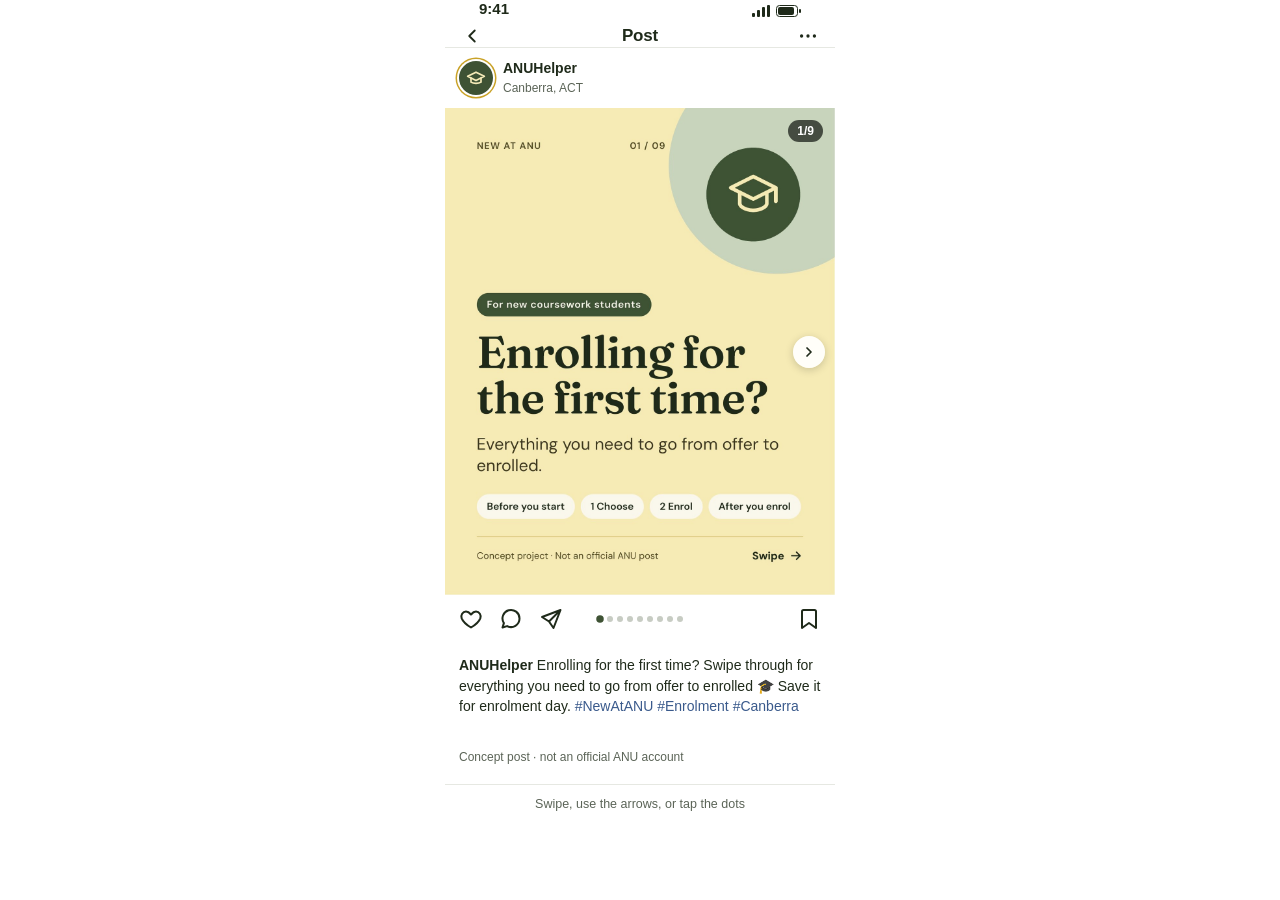
<file: prototypes/enrolment.html>
<!doctype html>
<html lang="en">
<head>
<meta charset="utf-8">
<meta name="viewport" content="width=390, initial-scale=1">
<meta name="robots" content="noindex">
<title>Enrolment carousel: concept by Jessie</title>
<style>
  :root {
    --ink: #1f2a1a; --soft: #5b6457; --line: #e6e8e2; --bg: #ffffff;
    --accent: #3e5234; --dot: #c7ccc3;
  }
  * { box-sizing: border-box; }
  html, body { margin: 0; background: var(--bg); color: var(--ink);
    font-family: -apple-system, BlinkMacSystemFont, "Segoe UI", Roboto, Helvetica, Arial, sans-serif; }
  body { display: flex; justify-content: center; }
  .app { width: 390px; height: 844px; display: flex; flex-direction: column; overflow: hidden; background: var(--bg); }

  /* status + app bar */
  .status { height: 50px; display: flex; align-items: flex-end; justify-content: space-between; padding: 0 34px 8px; font-size: 15px; font-weight: 600; }
  .status .icons { display: flex; gap: 6px; align-items: center; }
  .appbar { height: 48px; display: flex; align-items: center; justify-content: space-between; padding: 0 16px; border-bottom: 1px solid var(--line); }
  .appbar .title { font-size: 17px; font-weight: 700; letter-spacing: -.01em; }
  .appbar svg { display: block; }

  /* post header */
  .post-head { display: flex; align-items: center; gap: 10px; padding: 12px 14px; }
  .avatar { width: 34px; height: 34px; border-radius: 50%; background: var(--accent); display: grid; place-items: center; flex-shrink: 0;
    box-shadow: 0 0 0 2px #fff, 0 0 0 3.5px #c9a227; }
  .who { line-height: 1.2; }
  .who b { font-size: 14px; display: block; }
  .who span { font-size: 12px; color: var(--soft); }

  /* carousel */
  .carousel { position: relative; flex-shrink: 0; width: 390px; height: 487.5px; background: #f3f1ea; }
  .track { display: flex; width: 100%; height: 100%; overflow-x: auto; scroll-snap-type: x mandatory;
    scroll-behavior: smooth; scrollbar-width: none; -webkit-overflow-scrolling: touch; }
  .track::-webkit-scrollbar { display: none; }
  .slide { flex: 0 0 100%; height: 100%; scroll-snap-align: center; scroll-snap-stop: always; }
  .slide img { width: 100%; height: 100%; object-fit: cover; display: block; user-select: none; -webkit-user-drag: none; }
  .count { position: absolute; top: 12px; right: 12px; background: rgba(20,24,18,.72); color: #fff;
    font-size: 12px; font-weight: 600; padding: 4px 9px; border-radius: 999px; pointer-events: none; }
  .nav { position: absolute; top: 50%; transform: translateY(-50%); width: 32px; height: 32px; border-radius: 50%;
    border: 0; background: rgba(255,255,255,.92); box-shadow: 0 2px 8px rgba(0,0,0,.18); cursor: pointer;
    display: grid; place-items: center; transition: opacity .2s; color: var(--ink); }
  .nav[hidden] { display: none; }
  .nav.prev { left: 10px; } .nav.next { right: 10px; }
  .nav:focus-visible, .dots button:focus-visible { outline: 3px solid #c9a227; outline-offset: 2px; }

  /* actions + dots */
  .actions { position: relative; display: flex; align-items: center; gap: 16px; padding: 12px 14px 6px; }
  .actions .save { margin-left: auto; }
  .actions button { all: unset; cursor: pointer; display: grid; place-items: center; }
  .dots { position: absolute; left: 50%; transform: translateX(-50%); display: flex; gap: 4px; }
  .dots button { width: 6px; height: 6px; padding: 0; border: 0; border-radius: 50%; background: var(--dot); cursor: pointer; transition: transform .2s, background .2s; }
  .dots button.on { background: var(--accent); transform: scale(1.25); }
  .liked path { fill: #d94c4c; stroke: #d94c4c; }
  .saved path { fill: var(--ink); }

  .caption { padding: 4px 14px 0; font-size: 14px; line-height: 1.45; }
  .caption b { font-weight: 700; }
  .caption .tags { color: #3a5a8c; }
  .meta { padding: 8px 14px; font-size: 12px; color: var(--soft); }
  .hint { margin-top: auto; padding: 12px 14px 22px; text-align: center; font-size: 12.5px; color: var(--soft); border-top: 1px solid var(--line); }
</style>
</head>
<body>
<main class="app" aria-label="Carousel post concept">
  <div class="status" aria-hidden="true">
    <span>9:41</span>
    <span class="icons">
      <svg width="18" height="12" viewBox="0 0 18 12"><rect x="0" y="8" width="3" height="4" rx="1" fill="#1f2a1a"/><rect x="5" y="5" width="3" height="7" rx="1" fill="#1f2a1a"/><rect x="10" y="2" width="3" height="10" rx="1" fill="#1f2a1a"/><rect x="15" y="0" width="3" height="12" rx="1" fill="#1f2a1a"/></svg>
      <svg width="25" height="12" viewBox="0 0 25 12"><rect x=".5" y=".5" width="21" height="11" rx="3" fill="none" stroke="#1f2a1a"/><rect x="2" y="2" width="16" height="8" rx="2" fill="#1f2a1a"/><rect x="23" y="4" width="2" height="4" rx="1" fill="#1f2a1a"/></svg>
    </span>
  </div>

  <header class="appbar">
    <svg width="22" height="22" viewBox="0 0 24 24" fill="none" stroke="currentColor" stroke-width="2" stroke-linecap="round" stroke-linejoin="round" aria-hidden="true"><path d="M15 18l-6-6 6-6"/></svg>
    <span class="title">Post</span>
    <svg width="22" height="22" viewBox="0 0 24 24" fill="currentColor" aria-hidden="true"><circle cx="5" cy="12" r="1.8"/><circle cx="12" cy="12" r="1.8"/><circle cx="19" cy="12" r="1.8"/></svg>
  </header>

  <div class="post-head">
    <div class="avatar" aria-hidden="true">
      <svg width="20" height="20" viewBox="0 0 24 24" fill="none" stroke="#f5eab8" stroke-width="2" stroke-linecap="round" stroke-linejoin="round"><path d="M22 10L12 5 2 10l10 5 10-5z"/><path d="M6 12v5c3 2 9 2 12 0v-5"/></svg>
    </div>
    <div class="who"><b>ANUHelper</b><span>Canberra, ACT</span></div>
  </div>

  <section class="carousel" aria-roledescription="carousel" aria-label="Enrolling for the first time, 9 slides">
    <div class="track" id="track" tabindex="0">
      <div class="slide"><img src="../assets/enrolment-01.jpg" alt="Slide 1 of 9: Enrolling for the first time? Everything you need to go from offer to enrolled." draggable="false"></div>
      <div class="slide"><img src="../assets/enrolment-02.jpg" alt="Slide 2 of 9: Before you start, have your USI ready." loading="lazy" draggable="false"></div>
      <div class="slide"><img src="../assets/enrolment-03.jpg" alt="Slide 3 of 9: Step 1, choose your courses." loading="lazy" draggable="false"></div>
      <div class="slide"><img src="../assets/enrolment-04.jpg" alt="Slide 4 of 9: Step 2, log in to ANUHub." loading="lazy" draggable="false"></div>
      <div class="slide"><img src="../assets/enrolment-05.jpg" alt="Slide 5 of 9: Step 2, add your courses." loading="lazy" draggable="false"></div>
      <div class="slide"><img src="../assets/enrolment-06.jpg" alt="Slide 6 of 9: Key dates, know your last day to enrol." loading="lazy" draggable="false"></div>
      <div class="slide"><img src="../assets/enrolment-07.jpg" alt="Slide 7 of 9: You're enrolled, what's next." loading="lazy" draggable="false"></div>
      <div class="slide"><img src="../assets/enrolment-08.jpg" alt="Slide 8 of 9: Stuck? Try these fixes." loading="lazy" draggable="false"></div>
      <div class="slide"><img src="../assets/enrolment-09.jpg" alt="Slide 9 of 9: We're here to help, Student Hubs contact details." loading="lazy" draggable="false"></div>
    </div>
    <span class="count" id="count" aria-live="polite">1/9</span>
    <button class="nav prev" id="prev" type="button" aria-label="Previous slide" hidden>
      <svg width="16" height="16" viewBox="0 0 24 24" fill="none" stroke="currentColor" stroke-width="2.6" stroke-linecap="round" stroke-linejoin="round"><path d="M15 18l-6-6 6-6"/></svg>
    </button>
    <button class="nav next" id="next" type="button" aria-label="Next slide">
      <svg width="16" height="16" viewBox="0 0 24 24" fill="none" stroke="currentColor" stroke-width="2.6" stroke-linecap="round" stroke-linejoin="round"><path d="M9 6l6 6-6 6"/></svg>
    </button>
  </section>

  <div class="actions">
    <button type="button" id="like" aria-label="Like" aria-pressed="false">
      <svg width="24" height="24" viewBox="0 0 24 24" fill="none" stroke="currentColor" stroke-width="2" stroke-linejoin="round"><path d="M12 20.5s-7.5-4.6-9.3-9.2C1.5 8 3.6 4.5 7 4.5c2 0 3.4 1.1 5 3 1.6-1.9 3-3 5-3 3.4 0 5.5 3.5 4.3 6.8-1.8 4.6-9.3 9.2-9.3 9.2z"/></svg>
    </button>
    <button type="button" aria-label="Comment">
      <svg width="24" height="24" viewBox="0 0 24 24" fill="none" stroke="currentColor" stroke-width="2" stroke-linejoin="round"><path d="M20.5 11.5a8.5 8.5 0 0 1-12.4 7.6L3.5 20.5l1.4-4.4A8.5 8.5 0 1 1 20.5 11.5z"/></svg>
    </button>
    <button type="button" aria-label="Share">
      <svg width="24" height="24" viewBox="0 0 24 24" fill="none" stroke="currentColor" stroke-width="2" stroke-linejoin="round"><path d="M21.5 3L10 14.5M21.5 3l-7 18-4.5-6.5L3 10z"/></svg>
    </button>
    <div class="dots" id="dots" role="tablist" aria-label="Choose slide"></div>
    <button type="button" class="save" id="save" aria-label="Save" aria-pressed="false">
      <svg width="24" height="24" viewBox="0 0 24 24" fill="none" stroke="currentColor" stroke-width="2" stroke-linejoin="round"><path d="M19 21l-7-5-7 5V4.5A1.5 1.5 0 0 1 6.5 3h11A1.5 1.5 0 0 1 19 4.5z"/></svg>
    </button>
  </div>

  <p class="caption"><b>ANUHelper</b> Enrolling for the first time? Swipe through for everything you need to go from offer to enrolled 🎓 Save it for enrolment day.
    <span class="tags">#NewAtANU #Enrolment #Canberra</span></p>
  <p class="meta">Concept post · not an official ANU account</p>

  <p class="hint">Swipe, use the arrows, or tap the dots</p>
</main>

<script>
(function () {
  var track = document.getElementById('track');
  var slides = track.querySelectorAll('.slide');
  var n = slides.length, cur = 0;
  var count = document.getElementById('count');
  var prev = document.getElementById('prev'), next = document.getElementById('next');
  var dotsBox = document.getElementById('dots'), dots = [];

  for (var i = 0; i < n; i++) {
    var d = document.createElement('button');
    d.type = 'button'; d.setAttribute('role', 'tab');
    d.setAttribute('aria-label', 'Slide ' + (i + 1));
    (function (k) { d.addEventListener('click', function () { go(k); }); })(i);
    dotsBox.appendChild(d); dots.push(d);
  }

  function go(k) {
    k = Math.max(0, Math.min(n - 1, k));
    track.scrollTo({ left: k * track.clientWidth, behavior: 'smooth' });
  }
  function update() {
    var k = Math.round(track.scrollLeft / track.clientWidth);
    if (k === cur && dots[k].classList.contains('on')) return;
    cur = k;
    count.textContent = (k + 1) + '/' + n;
    dots.forEach(function (d, j) { d.classList.toggle('on', j === k); d.setAttribute('aria-selected', j === k); });
    prev.hidden = k === 0; next.hidden = k === n - 1;
  }
  track.addEventListener('scroll', function () { window.requestAnimationFrame(update); }, { passive: true });
  prev.addEventListener('click', function () { go(cur - 1); });
  next.addEventListener('click', function () { go(cur + 1); });
  track.addEventListener('keydown', function (e) {
    if (e.key === 'ArrowRight') { e.preventDefault(); go(cur + 1); }
    if (e.key === 'ArrowLeft') { e.preventDefault(); go(cur - 1); }
  });

  /* drag to swipe with a mouse, like a phone */
  var down = false, startX = 0, startLeft = 0, moved = false;
  track.addEventListener('pointerdown', function (e) {
    if (e.pointerType !== 'mouse') return;
    down = true; moved = false; startX = e.clientX; startLeft = track.scrollLeft;
    track.style.scrollSnapType = 'none'; track.style.scrollBehavior = 'auto';
  });
  window.addEventListener('pointermove', function (e) {
    if (!down) return;
    var dx = e.clientX - startX; if (Math.abs(dx) > 3) moved = true;
    track.scrollLeft = startLeft - dx;
  });
  window.addEventListener('pointerup', function (e) {
    if (!down) return; down = false;
    var dx = e.clientX - startX, w = track.clientWidth;
    var k = Math.round(startLeft / w);
    if (dx < -w * 0.15) k++; else if (dx > w * 0.15) k--;
    track.style.scrollSnapType = ''; track.style.scrollBehavior = '';
    go(k);
  });

  function toggle(id, cls) {
    var b = document.getElementById(id);
    b.addEventListener('click', function () {
      var on = b.classList.toggle(cls); b.setAttribute('aria-pressed', on);
    });
  }
  toggle('like', 'liked'); toggle('save', 'saved');

  update();
})();
</script>
</body>
</html>
</file>
<file: styles.css>
/* ==========================================================================
   jessie.lu — personal site
   Hand-built static site. No framework, no build step, no dependencies.
   Two audiences: employers (administration, coordination) and clients
   (content, social media, design).
   ========================================================================== */

/* --------------------------------------------------------------------------
   1. Fonts (self-hosted, subset to Latin + typographic punctuation)
   -------------------------------------------------------------------------- */
@font-face {
  font-family: "EB Garamond";
  src: url("assets/fonts/ebgaramond-400.woff") format("woff");
  font-weight: 400;
  font-style: normal;
  font-display: swap;
}
@font-face {
  font-family: "EB Garamond";
  src: url("assets/fonts/ebgaramond-600.woff") format("woff");
  font-weight: 600;
  font-style: normal;
  font-display: swap;
}
@font-face {
  font-family: "Carlito";
  src: url("assets/fonts/carlito-400.woff") format("woff");
  font-weight: 400;
  font-style: normal;
  font-display: swap;
}
@font-face {
  font-family: "Carlito";
  src: url("assets/fonts/carlito-700.woff") format("woff");
  font-weight: 700;
  font-style: normal;
  font-display: swap;
}

/* --------------------------------------------------------------------------
   2. Design tokens
   -------------------------------------------------------------------------- */
:root {
  /* colour — Sage palette (green with a muted blue-grey) */
  --ink:         #1b1e1b;
  --ink-soft:    #4a504a;
  --ink-faint:   #616961;
  --paper:       #fcfcfa;
  --paper-alt:   #eff2ed;
  --paper-deep:  #e5eae2;
  --line:        #dfe4da;
  --line-soft:   #edf1ea;
  --accent:      #4f6f52;
  --accent-soft: #8fa893;
  --accent-wash: #e9f0e7;
  /* one accent only: the second (blue-grey) scale was removed when the site
     became employer-only, so every highlight now uses the same green. */

  /* derived shades, kept here so nothing is hard-coded further down */
  --accent-deep: #3d5a40;
  --accent-line: #cfe0cb;
  --focus-ring:  rgba(79,111,82,.14);
  --scrim:       rgba(252,252,250,.90);
  --cta-paper:   #f4f6f3;
  --shadow-ink:  27,30,27;

  /* type */
  --serif: "EB Garamond", "Iowan Old Style", Palatino, "Palatino Linotype", Georgia, serif;
  --sans:  "Carlito", -apple-system, BlinkMacSystemFont, "Segoe UI", Roboto, "Helvetica Neue", Arial, sans-serif;

  /* metrics */
  --wrap: 1140px;
  --wrap-narrow: 760px;
  --radius: 14px;
  --radius-sm: 10px;
  --shadow: 0 1px 2px rgba(var(--shadow-ink),.04), 0 8px 26px rgba(var(--shadow-ink),.055);
  --shadow-lg: 0 2px 6px rgba(var(--shadow-ink),.05), 0 20px 52px rgba(var(--shadow-ink),.10);
}

/* --------------------------------------------------------------------------
   3. Reset
   -------------------------------------------------------------------------- */
*, *::before, *::after { box-sizing: border-box; }
html { -webkit-text-size-adjust: 100%; scroll-behavior: smooth; }
body {
  margin: 0;
  background: var(--paper);
  color: var(--ink);
  font-family: var(--sans);
  font-size: 17px;
  line-height: 1.68;
  -webkit-font-smoothing: antialiased;
  text-rendering: optimizeLegibility;
}
img { max-width: 100%; display: block; height: auto; }
a { color: var(--accent); text-decoration: none; }
a:hover { text-decoration: underline; text-underline-offset: 3px; }
h1, h2, h3, h4 {
  font-family: var(--serif); font-weight: 600;
  line-height: 1.16; margin: 0; letter-spacing: -.005em;
}
p { margin: 0 0 1.1em; }
ul { margin: 0; padding: 0; }
button { font: inherit; }
strong { font-weight: 600; }

/* --------------------------------------------------------------------------
   4. Layout helpers
   -------------------------------------------------------------------------- */
.wrap { width: 100%; max-width: var(--wrap); margin: 0 auto; padding: 0 28px; }
.wrap-narrow { width: 100%; max-width: var(--wrap-narrow); margin: 0 auto; padding: 0 28px; }
.section { padding: 92px 0; }
.section-tint { background: var(--paper-alt); }
.section-deep { background: var(--paper-deep); }
.section-line { border-top: 1px solid var(--line-soft); }

.eyebrow {
  font-family: var(--sans); font-size: 12px; font-weight: 700;
  letter-spacing: .16em; text-transform: uppercase;
  color: var(--accent); margin: 0 0 14px;
}
.eyebrow-teal { color: var(--accent); }
.section-title { font-size: clamp(28px, 3.4vw, 40px); margin-bottom: 18px; }
.section-intro { max-width: 660px; color: var(--ink-soft); font-size: 17.5px; }
.center { text-align: center; }
.center .section-intro { margin-left: auto; margin-right: auto; }

/* --------------------------------------------------------------------------
   5. Skip link
   -------------------------------------------------------------------------- */
.skip {
  position: absolute; left: -9999px; top: 0; z-index: 100;
  background: var(--ink); color: #fff; padding: 10px 16px; border-radius: 0 0 8px 0;
}
.skip:focus { left: 0; }

/* --------------------------------------------------------------------------
   6. Header
   -------------------------------------------------------------------------- */
.site-header {
  position: sticky; top: 0; z-index: 50;
  background: var(--scrim);
  backdrop-filter: saturate(180%) blur(12px);
  -webkit-backdrop-filter: saturate(180%) blur(12px);
  border-bottom: 1px solid var(--line-soft);
}
.header-inner {
  display: flex; align-items: center; justify-content: space-between;
  gap: 20px; height: 70px;
}
.brand {
  font-family: var(--serif); font-size: 21px; font-weight: 600;
  color: var(--ink); letter-spacing: -.005em; white-space: nowrap;
}
.brand:hover { text-decoration: none; color: var(--accent); }
.brand small {
  display: block; font-family: var(--sans); font-size: 10.5px; font-weight: 700;
  letter-spacing: .13em; text-transform: uppercase; color: var(--ink-faint);
  margin-top: 2px;
}
.nav { display: flex; align-items: center; gap: 3px; }
.nav a {
  color: var(--ink-soft); font-size: 15px; font-weight: 500;
  padding: 8px 12px; border-radius: 8px; white-space: nowrap;
}
.nav a:hover { background: var(--accent-wash); color: var(--accent); text-decoration: none; }
.nav a.active { color: var(--accent); font-weight: 600; }
.nav .nav-cta { background: var(--ink); color: #fff; margin-left: 8px; font-weight: 600; }
.nav .nav-cta:hover { background: var(--accent); color: #fff; }
.nav .nav-cta.active { color: #fff; }

/* jelly navigation chips (Home / Projects / Experience) */
.jelly {
  display: inline-flex; align-items: center; gap: 6px;
  padding: 4px var(--jelly-pad-x, 14px);
}
.nav a.jelly-chip, .nav a.jelly-chip:hover { padding: 0; border-radius: 0; background: none; }
.jelly-chip {
  display: inline-block; position: relative; transform-origin: 50% 50%;
  will-change: transform; -webkit-tap-highlight-color: transparent;
}
.jelly-chip:hover { text-decoration: none; }
.jelly-face {
  display: inline-flex; align-items: center; justify-content: center;
  height: 36px; padding: 0 16px; border-radius: 18px; white-space: nowrap;
  font-size: 15px; font-weight: 500; line-height: 1;
  background: var(--paper-alt); color: var(--ink-soft);
  transition: background-color .2s ease, color .2s ease;
}
.jelly-chip:hover .jelly-face { background: var(--accent-wash); color: var(--accent); }
.jelly-chip.is-on .jelly-face,
.jelly-chip.is-on:hover .jelly-face { background: var(--accent); color: #fff; font-weight: 600; }
.jelly-chip:focus-visible { outline: none; }
.jelly-chip:focus-visible .jelly-face { box-shadow: 0 0 0 3px var(--focus-ring), 0 0 0 1.5px var(--accent); }

.nav-toggle {
  display: none; align-items: center; justify-content: center;
  width: 44px; height: 44px; padding: 0; cursor: pointer;
  background: none; border: 1px solid var(--line); border-radius: 10px; color: var(--ink);
}
.nav-toggle:focus-visible { outline: 3px solid var(--focus-ring); outline-offset: 2px; }
/* three lines that turn into a cross when the menu is open */
.burger { position: relative; display: block; width: 20px; height: 14px; }
.burger span {
  position: absolute; left: 0; width: 100%; height: 2px; border-radius: 2px; background: currentColor;
  transition: transform .28s cubic-bezier(.22, 1, .36, 1), opacity .2s ease, top .28s cubic-bezier(.22, 1, .36, 1);
}
.burger span:nth-child(1) { top: 0; }
.burger span:nth-child(2) { top: 6px; }
.burger span:nth-child(3) { top: 12px; }
.nav-toggle[aria-expanded="true"] .burger span:nth-child(1) { top: 6px; transform: rotate(45deg); }
.nav-toggle[aria-expanded="true"] .burger span:nth-child(2) { opacity: 0; }
.nav-toggle[aria-expanded="true"] .burger span:nth-child(3) { top: 6px; transform: rotate(-45deg); }
@media (prefers-reduced-motion: reduce) { .burger span { transition: none; } }

/* --------------------------------------------------------------------------
   7. Buttons
   -------------------------------------------------------------------------- */
.btn {
  display: inline-flex; align-items: center; justify-content: center; gap: 8px;
  padding: 12px 22px; border-radius: var(--radius-sm);
  font-size: 15.5px; font-weight: 600;
  border: 1px solid transparent; cursor: pointer;
  transition: background .16s ease, color .16s ease, border-color .16s ease, transform .16s ease;
}
.btn:hover { text-decoration: none; transform: translateY(-1px); }
.btn-primary { background: var(--ink); color: #fff; }
.btn-primary:hover { background: var(--accent); color: #fff; }
.btn-accent { background: var(--accent); color: #fff; }
.btn-accent:hover { background: var(--accent-deep); color: #fff; }
.btn-ghost { background: transparent; color: var(--ink); border-color: var(--line); }
.btn-ghost:hover { border-color: var(--accent); color: var(--accent); background: var(--accent-wash); }
.btn-teal { background: var(--accent); color: #fff; }
.btn-teal:hover { background: var(--accent-deep); color: #fff; }
.btn-row { display: flex; flex-wrap: wrap; gap: 12px; margin-top: 28px; }
.btn-row-center { justify-content: center; }

/* --------------------------------------------------------------------------
   8. Home: hero
   -------------------------------------------------------------------------- */
.hero { padding: 80px 0 84px; border-bottom: 1px solid var(--line-soft); overflow: hidden; }
.hero-grid {
  display: grid; grid-template-columns: minmax(0, 1.3fr) minmax(0, .85fr);
  gap: 64px; align-items: center;
}
.hero h1 { font-size: clamp(35px, 4.7vw, 56px); margin-bottom: 22px; }
.hero h1 em { font-style: italic; color: var(--accent); }
.hero h1 .name-accent { color: var(--accent); }
.hero-lede { font-size: 19px; color: var(--ink-soft); max-width: 560px; }
.hero-meta {
  display: flex; flex-wrap: wrap; align-items: center; gap: 8px 18px;
  margin-top: 26px; font-size: 14.5px; color: var(--ink-faint);
}
.hero-meta span { display: inline-flex; align-items: center; gap: 7px; }
.dot { width: 4px; height: 4px; border-radius: 50%; background: var(--accent-soft); flex-shrink: 0; }

.hero-portrait { justify-self: end; width: 100%; max-width: 350px; }
.hero-portrait .frame {
  border-radius: var(--radius); overflow: hidden;
  box-shadow: var(--shadow-lg); border: 1px solid var(--line);
  background: var(--paper-alt);
}
.hero-portrait img { aspect-ratio: 3 / 4; object-fit: cover; object-position: 50% 20%; width: 100%; }

/* --------------------------------------------------------------------------
   9. Home: two doors (employers / clients)
   -------------------------------------------------------------------------- */
.doors { padding: 62px 0 66px; border-bottom: 1px solid var(--line-soft); }
.doors-grid { display: grid; grid-template-columns: 1fr 1fr; gap: 26px; }
.door {
  display: block; color: inherit; position: relative;
  background: #fff; border: 1px solid var(--line);
  border-radius: var(--radius); padding: 38px 36px 40px;
  box-shadow: var(--shadow);
  transition: transform .18s ease, box-shadow .18s ease, border-color .18s ease, background .18s ease;
}
.door:hover { text-decoration: none; transform: translateY(-3px); box-shadow: var(--shadow-lg); }
.door-emp:hover { border-color: var(--accent-soft); }
.door-cli:hover { border-color: var(--accent-soft); }
.door-tag {
  display: inline-block; font-size: 11.5px; font-weight: 700;
  letter-spacing: .14em; text-transform: uppercase;
  padding: 5px 12px; border-radius: 999px; margin-bottom: 18px;
}
.door-emp .door-tag { background: var(--accent-wash); color: var(--accent); }
.door-cli .door-tag { background: var(--accent-wash); color: var(--accent); }
.door h2 { font-size: clamp(23px, 2.4vw, 29px); margin-bottom: 12px; }
.door p { font-size: 16px; color: var(--ink-soft); margin: 0 0 20px; max-width: 430px; }
.door-list { list-style: none; padding: 0; margin: 0 0 24px; }
.door-list li {
  position: relative; padding-left: 20px; margin-bottom: 7px;
  font-size: 15.5px; color: var(--ink-soft);
}
.door-list li::before {
  content: ""; position: absolute; left: 3px; top: .66em;
  width: 6px; height: 6px; border-radius: 50%;
}
.door-emp .door-list li::before { background: var(--accent-soft); }
.door-cli .door-list li::before { background: var(--accent-soft); }
.door-more { font-size: 15px; font-weight: 600; }
.door-emp .door-more { color: var(--accent); }
.door-cli .door-more { color: var(--accent); }

/* --------------------------------------------------------------------------
   10. Facts strip
   -------------------------------------------------------------------------- */
.facts {
  display: grid; grid-template-columns: repeat(4, 1fr);
  border-bottom: 1px solid var(--line-soft); background: var(--paper-alt);
}
.fact { padding: 32px 26px; border-right: 1px solid var(--line-soft); }
.fact:last-child { border-right: 0; }
.fact .num {
  font-family: var(--serif); font-size: 31px; font-weight: 600;
  color: var(--accent); line-height: 1; margin-bottom: 8px;
}
.fact .lbl { font-size: 13.5px; color: var(--ink-faint); line-height: 1.45; }

/* --------------------------------------------------------------------------
   11. Capability cards
   -------------------------------------------------------------------------- */
.card-grid { display: grid; grid-template-columns: repeat(3, 1fr); gap: 22px; margin-top: 42px; }
.card {
  background: #fff; border: 1px solid var(--line);
  border-radius: var(--radius); padding: 28px 26px;
  box-shadow: var(--shadow);
  transition: transform .18s ease, box-shadow .18s ease, border-color .18s ease;
}
.card:hover { transform: translateY(-3px); box-shadow: var(--shadow-lg); border-color: var(--accent-soft); }
.card h3 { font-size: 20px; margin-bottom: 10px; }
.card p { font-size: 15.5px; color: var(--ink-soft); margin-bottom: 0; }
.card-stat .stat-num {
  font-family: var(--serif); font-size: 38px; font-weight: 600;
  color: var(--accent); line-height: 1; margin-bottom: 12px;
  letter-spacing: -.01em;
}
.card-stat h3 { font-size: 18.5px; }

.card .tag {
  display: inline-block; font-size: 11.5px; font-weight: 700; letter-spacing: .1em;
  text-transform: uppercase; color: var(--accent); margin-bottom: 12px;
}

/* --------------------------------------------------------------------------
   12. Experience list
   -------------------------------------------------------------------------- */
.xp { margin-top: 40px; border-top: 1px solid var(--line); }
.xp-item {
  display: grid; grid-template-columns: 175px minmax(0,1fr);
  gap: 28px; padding: 26px 0; border-bottom: 1px solid var(--line-soft);
}
.xp-when { font-size: 14px; color: var(--ink-faint); padding-top: 5px; }
.xp-role { font-size: 19px; font-family: var(--serif); font-weight: 600; }
.xp-org { font-size: 15px; color: var(--ink-faint); margin-bottom: 8px; }
.xp-item p { font-size: 15.5px; color: var(--ink-soft); margin: 0; }
.xp-item ul { list-style: none; padding: 0; margin: 0; }
.xp-item li {
  position: relative; padding-left: 18px;
  font-size: 15.5px; color: var(--ink-soft); margin-bottom: 8px;
}
.xp-item li::before {
  content: ""; position: absolute; left: 2px; top: .62em;
  width: 5px; height: 5px; border-radius: 50%; background: var(--accent-soft);
}
.xp-item li:last-child { margin-bottom: 0; }

/* --------------------------------------------------------------------------
   13. Project cards
   -------------------------------------------------------------------------- */
.proj-grid { display: grid; grid-template-columns: repeat(3, 1fr); gap: 24px; margin-top: 44px; }
.proj {
  display: block; background: #fff; border: 1px solid var(--line);
  border-radius: var(--radius); overflow: hidden; color: inherit;
  box-shadow: var(--shadow);
  transition: transform .18s ease, box-shadow .18s ease, border-color .18s ease;
}
.proj:hover { text-decoration: none; transform: translateY(-4px); box-shadow: var(--shadow-lg); border-color: var(--accent-soft); }
.proj-thumb { aspect-ratio: 4 / 3; overflow: hidden; background: var(--paper-alt); }
.proj-thumb img { width: 100%; height: 100%; object-fit: cover; transition: transform .4s ease; }
.proj:hover .proj-thumb img { transform: scale(1.04); }
.proj-body { padding: 22px 22px 24px; }
.proj-body h3 { font-size: 19px; margin-bottom: 8px; }
.proj-body p { font-size: 15px; color: var(--ink-soft); margin: 0 0 14px; }
.proj-more { font-size: 14px; font-weight: 600; color: var(--accent); }

/* --------------------------------------------------------------------------
   14. CTA band
   -------------------------------------------------------------------------- */
.cta-band { background: var(--ink); color: var(--cta-paper); padding: 76px 0; text-align: center; }
.cta-band h2 { font-size: clamp(26px, 3.2vw, 38px); color: #fff; margin-bottom: 14px; }
.cta-band p { color: rgba(244,246,243,.78); max-width: 560px; margin: 0 auto 30px; font-size: 17px; }
.cta-band .btn-primary { background: var(--accent); }
.cta-band .btn-primary:hover { background: #fff; color: var(--ink); }
.cta-band .btn-ghost { color: var(--cta-paper); border-color: rgba(244,246,243,.32); }
.cta-band .btn-ghost:hover { background: rgba(255,255,255,.09); color: #fff; border-color: rgba(255,255,255,.6); }

/* --------------------------------------------------------------------------
   15. Inner pages
   -------------------------------------------------------------------------- */
.page-head { padding: 66px 0 44px; border-bottom: 1px solid var(--line-soft); }
.page-head h1 { font-size: clamp(32px, 4.2vw, 48px); margin-bottom: 16px; }
.page-head .lede-title {
  font-family: var(--sans); font-size: 18px; font-weight: 400;
  line-height: 1.6; color: var(--ink-soft); max-width: 700px;
  margin: 0; letter-spacing: normal;
}

.card-grid-4 { grid-template-columns: repeat(2, 1fr); }

.page-head .lede { max-width: 700px; color: var(--ink-soft); font-size: 18px; margin: 0; }

/* --------------------------------------------------------------------------
   16. About page
   -------------------------------------------------------------------------- */
.about-grid { display: grid; grid-template-columns: minmax(0,1fr) minmax(0,.82fr); gap: 60px; align-items: start; }
.prose { max-width: 640px; }
.prose h2 { font-size: 27px; margin: 40px 0 14px; }
.prose h2:first-child { margin-top: 0; }
.prose p { font-size: 17px; color: var(--ink-soft); }
.prose ul, ul.prose { margin: 0 0 1.1em; padding-left: 0; list-style: none; }
.prose li {
  position: relative; padding-left: 22px; margin-bottom: 9px;
  font-size: 16.5px; color: var(--ink-soft);
}
.prose li::before {
  content: ""; position: absolute; left: 4px; top: .65em;
  width: 6px; height: 6px; border-radius: 50%; background: var(--accent-soft);
}
.about-photo {
  border-radius: var(--radius); overflow: hidden;
  border: 1px solid var(--line); box-shadow: var(--shadow-lg);
}
.side-note {
  background: var(--accent-wash); border: 1px solid var(--accent-line);
  border-radius: var(--radius); padding: 26px 26px 22px; margin-top: 26px;
}
.side-note h3 { font-size: 17px; margin-bottom: 10px; }
.side-note ul { list-style: none; padding: 0; margin: 0; }
.side-note li { font-size: 15px; color: var(--ink-soft); padding: 8px 0; border-bottom: 1px solid var(--accent-line); }
.side-note li:last-child { border-bottom: 0; }
.side-note .k { font-weight: 600; color: var(--ink); }

/* --------------------------------------------------------------------------
   17. Definition rows (skills, education, referees)
   -------------------------------------------------------------------------- */
.skill-rows { margin-top: 36px; border-top: 1px solid var(--line); }
.skill-row {
  display: grid; grid-template-columns: 190px minmax(0,1fr);
  gap: 26px; padding: 20px 0; border-bottom: 1px solid var(--line-soft);
}
.skill-row dt { font-weight: 600; font-size: 15.5px; color: var(--ink); }
.skill-row dd { margin: 0; font-size: 15.5px; color: var(--ink-soft); }

/* --------------------------------------------------------------------------
   18. Services
   -------------------------------------------------------------------------- */
.svc-grid { display: grid; grid-template-columns: repeat(3, 1fr); gap: 22px; margin-top: 42px; }
.svc {
  background: #fff; border: 1px solid var(--line);
  border-radius: var(--radius); padding: 28px 26px 26px;
  box-shadow: var(--shadow);
}
.svc .num {
  font-family: var(--serif); font-size: 15px; font-weight: 600;
  color: var(--accent); letter-spacing: .08em; display: block; margin-bottom: 12px;
}
.svc h3 { font-size: 19.5px; margin-bottom: 10px; }
.svc p { font-size: 15.5px; color: var(--ink-soft); margin: 0; }

/* --------------------------------------------------------------------------
   19. Process steps
   -------------------------------------------------------------------------- */
.steps { margin-top: 42px; border-top: 1px solid var(--line); }
.step {
  display: grid; grid-template-columns: 64px minmax(0,1fr);
  gap: 24px; padding: 24px 0; border-bottom: 1px solid var(--line-soft);
}
.step-n {
  font-family: var(--serif); font-size: 24px; font-weight: 600;
  color: var(--accent-soft); line-height: 1.1;
}
.step h3 { font-size: 18.5px; margin-bottom: 7px; }
.step p { font-size: 15.5px; color: var(--ink-soft); margin: 0; }

/* --------------------------------------------------------------------------
   20. Portfolio grid
   -------------------------------------------------------------------------- */
.filters { display: flex; flex-wrap: wrap; gap: 9px; margin: 34px 0 6px; }
.filter {
  background: #fff; border: 1px solid var(--line); color: var(--ink-soft);
  padding: 8px 16px; border-radius: 999px; font-size: 14.5px; font-weight: 500; cursor: pointer;
  transition: all .16s ease;
}
.filter:hover { border-color: var(--accent-soft); color: var(--accent); }
.filter.active { background: var(--ink); border-color: var(--ink); color: #fff; font-weight: 600; }

.work-grid { display: grid; grid-template-columns: repeat(2, 1fr); gap: 28px; margin-top: 34px; }
.work {
  background: #fff; border: 1px solid var(--line); border-radius: var(--radius);
  overflow: hidden; box-shadow: var(--shadow);
  transition: transform .18s ease, box-shadow .18s ease, border-color .18s ease;
}
.work:hover { transform: translateY(-3px); box-shadow: var(--shadow-lg); border-color: var(--accent-soft); }
.work-thumb { aspect-ratio: 16 / 10; overflow: hidden; background: var(--paper-alt); }
.work-thumb img { width: 100%; height: 100%; object-fit: cover; }
.work-thumb.contain { display: flex; align-items: center; justify-content: center; padding: 18px; }
.work-thumb.contain img { object-fit: contain; width: 100%; height: 100%; }
.work-body { padding: 24px 26px 26px; }
.work-body h3 { font-size: 20px; margin-bottom: 9px; }
.work-body p { font-size: 15.5px; color: var(--ink-soft); margin: 0 0 14px; }
.chips { display: flex; flex-wrap: wrap; gap: 7px; }
.chip {
  font-size: 12px; font-weight: 600; letter-spacing: .04em;
  background: var(--accent-wash); color: var(--accent);
  padding: 4px 11px; border-radius: 999px;
}
.chip-teal { background: var(--accent-wash); color: var(--accent); }

.metrics { display: flex; flex-wrap: wrap; gap: 22px; margin: 4px 0 14px; }
.metric .m-num {
  font-family: var(--serif); font-size: 24px; font-weight: 600;
  color: var(--accent); line-height: 1;
}
.metric .m-lbl { font-size: 12.5px; color: var(--ink-faint); margin-top: 3px; }

/* --------------------------------------------------------------------------
   21. Video embed
   -------------------------------------------------------------------------- */
.video-frame {
  position: relative; aspect-ratio: 16 / 9; border-radius: var(--radius);
  overflow: hidden; border: 1px solid var(--line); background: #000;
  box-shadow: var(--shadow);
}
.video-frame iframe { position: absolute; inset: 0; width: 100%; height: 100%; border: 0; }

/* --------------------------------------------------------------------------
   22. Contact
   -------------------------------------------------------------------------- */
.contact-grid { display: grid; grid-template-columns: minmax(0,1fr) minmax(0,.85fr); gap: 56px; align-items: start; }
.contact-list { list-style: none; padding: 0; margin: 30px 0 0; border-top: 1px solid var(--line); }
.contact-list li { padding: 20px 0; border-bottom: 1px solid var(--line-soft); }
.contact-list .lbl {
  font-size: 11.5px; font-weight: 700; letter-spacing: .13em; text-transform: uppercase;
  color: var(--ink-faint); display: block; margin-bottom: 5px;
}
.contact-list .val { font-size: 17px; color: var(--ink); }
.contact-list .val a { color: var(--ink); }
.contact-list .val a:hover { color: var(--accent); }

.form-card {
  background: #fff; border: 1px solid var(--line); border-radius: var(--radius);
  padding: 30px; box-shadow: var(--shadow);
}
.field { margin-bottom: 18px; }
.field label { display: block; font-size: 13.5px; font-weight: 600; margin-bottom: 7px; }
.field input, .field textarea, .field select {
  width: 100%; padding: 12px 14px; font: inherit; font-size: 15.5px;
  border: 1px solid var(--line); border-radius: 9px; background: var(--paper);
  color: var(--ink);
}
.field input:focus, .field textarea:focus, .field select:focus {
  outline: none; border-color: var(--accent-soft); background: #fff;
  box-shadow: 0 0 0 3px var(--focus-ring);
}
.field textarea { min-height: 130px; resize: vertical; }
.form-note { font-size: 13px; color: var(--ink-faint); margin: 14px 0 0; }

/* --------------------------------------------------------------------------
   23. Footer
   -------------------------------------------------------------------------- */
.site-footer {
  background: var(--paper-alt); border-top: 1px solid var(--line);
  padding: 52px 0 40px;
}
.footer-grid { display: flex; flex-wrap: wrap; gap: 28px; justify-content: space-between; align-items: flex-start; }
.footer-brand { font-family: var(--serif); font-size: 20px; font-weight: 600; margin-bottom: 8px; }
.footer-note { font-size: 14px; color: var(--ink-faint); max-width: 400px; margin: 0; }
.footer-links { display: flex; flex-wrap: wrap; gap: 10px 24px; font-size: 15px; }
.footer-links a { color: var(--ink-soft); }
.footer-links a:hover { color: var(--accent); }
.footer-bottom {
  margin-top: 34px; padding-top: 22px; border-top: 1px solid var(--line);
  display: flex; flex-wrap: wrap; gap: 10px; justify-content: space-between;
  font-size: 13.5px; color: var(--ink-faint);
}

/* --------------------------------------------------------------------------
   24. Utilities
   -------------------------------------------------------------------------- */
.mt-0 { margin-top: 0; }
.mt-32 { margin-top: 32px; }
.mt-48 { margin-top: 48px; }
.mb-0 { margin-bottom: 0; }
.hide { display: none !important; }

/* --------------------------------------------------------------------------
   24b. Project detail pages and gallery
   -------------------------------------------------------------------------- */
/* linked project card: the whole card is clickable via the title link */
.work-linked { position: relative; }
.work-link { color: inherit; }
.work-link::after { content: ""; position: absolute; inset: 0; z-index: 1; }
.work-link:hover { text-decoration: none; }
.work-linked:hover .work-more { text-decoration: underline; text-underline-offset: 3px; }
.work-link:focus-visible { outline: none; }
.work-linked:focus-within { box-shadow: 0 0 0 4px var(--focus-ring), var(--shadow-lg); }
.work-more { display: inline-block; margin-top: 16px; }
.work-thumb { position: relative; }
.thumb-badge {
  position: absolute; top: 14px; left: 14px;
  background: var(--scrim); color: var(--ink);
  font-size: 11.5px; font-weight: 700; letter-spacing: .12em; text-transform: uppercase;
  padding: 5px 10px; border-radius: 999px;
}

.back-link { display: inline-block; font-size: 14.5px; font-weight: 600; margin-bottom: 26px; }
.detail-facts {
  display: grid; grid-template-columns: repeat(4, 1fr); gap: 0;
  margin: 34px 0 0; border-top: 1px solid var(--line);
}
.detail-facts div { padding: 16px 20px 0 0; }
.detail-facts dt {
  font-size: 11.5px; font-weight: 700; letter-spacing: .14em; text-transform: uppercase;
  color: var(--ink-faint); margin-bottom: 4px;
}
.detail-facts dd { margin: 0; font-size: 15.5px; color: var(--ink); line-height: 1.45; }

.detail-grid { display: grid; grid-template-columns: 5fr 7fr; gap: 56px; }
.detail-h { font-size: 24px; margin-bottom: 14px; }
.detail-list { max-width: 760px; }
.detail-grid p { color: var(--ink-soft); }
.ticks { list-style: none; }
.ticks li {
  position: relative; padding-left: 22px; margin-bottom: 12px; color: var(--ink-soft);
}
.ticks li::before {
  content: ""; position: absolute; left: 0; top: .72em;
  width: 8px; height: 8px; border-radius: 50%; background: var(--accent-soft);
}

/* gallery: masonry via CSS columns, so portrait and landscape images mix */
.gallery {
  display: grid; grid-template-columns: repeat(auto-fill, minmax(230px, 1fr));
  gap: 26px 22px; margin-top: 30px; align-items: start;
}
.gallery-single { grid-template-columns: minmax(0, 780px); }
.gallery-3 { grid-template-columns: repeat(3, 1fr); max-width: 900px; }
.g-item { margin: 0; }
.g-link {
  display: block; border-radius: var(--radius-sm); overflow: hidden;
  background: #fff; border: 1px solid var(--line); box-shadow: var(--shadow);
  cursor: zoom-in; transition: transform .18s ease, box-shadow .18s ease;
}
.g-link:hover { transform: translateY(-3px); box-shadow: var(--shadow-lg); }
.g-link img { width: 100%; height: auto; }
.g-item figcaption { font-size: 14px; color: var(--ink-faint); margin-top: 9px; }
.gallery-empty {
  margin-top: 30px; padding: 56px 24px; text-align: center;
  border: 1.5px dashed var(--line); border-radius: var(--radius); color: var(--ink-faint);
}
.gallery-empty p { margin: 0; }

/* interactive prototype in a phone frame (project detail) */
.proto-grid { display: grid; grid-template-columns: 1fr 1fr; gap: 48px; align-items: start; }
.proto-single { text-align: center; min-width: 0; }
.proto-single .proto-hint { margin-bottom: 28px; }
.proto-col { min-width: 0; }
.proto-col .section-title { margin-bottom: 6px; }
.proto-hint { color: var(--ink-soft); font-size: 15.5px; margin: 0 0 24px; }
.proto-scaler { position: relative; overflow: visible; width: 410px; height: 864px; max-width: 100%; margin: 0 auto; }
.proto-stage { width: 410px; height: 864px; transform-origin: 0 0; }
.proto-phone {
  width: 410px; height: 864px; box-sizing: border-box;
  border: 10px solid #1c1f1b; border-radius: 48px; overflow: hidden;
  background: #FAF7EC; box-shadow: var(--shadow-lg);
}
.proto-phone iframe { display: block; width: 390px; height: 844px; border: 0; }
.proto-open { text-align: center; margin: 18px 0 0; font-size: 15px; font-weight: 600; }
.proto-col .video-phone { margin-top: 0; max-width: 410px; border-width: 10px; border-radius: 48px; }
.proto-col .video-phone video { border-radius: 38px; }
@media (max-width: 960px) {
  .proto-grid { grid-template-columns: 1fr; gap: 64px; }
}

/* video in a phone frame (project detail) */
.video-phone {
  width: 100%; max-width: 360px; margin: 30px auto 0;
  border: 12px solid #1c1f1b; border-radius: 44px; overflow: hidden;
  background: #1c1f1b; box-shadow: var(--shadow-lg);
}
.video-phone video { display: block; width: 100%; height: auto; border-radius: 32px; }

/* accordion photo gallery (photography page) */
.acc-hint { text-align: center; color: var(--ink-soft); font-size: 15px; margin: 0 0 26px; }
.hint-touch { display: none; }
@media (hover: none) { .hint-desktop { display: none; } .hint-touch { display: inline; } }
.accordion { display: flex; gap: 10px; height: 560px; perspective: 1400px; }
.acc-panel {
  position: relative; flex: 1 1 0; min-width: 0; overflow: hidden;
  border-radius: 16px; background: #1c1f1b; cursor: pointer;
  box-shadow: 0 12px 30px -18px rgba(var(--shadow-ink), .55);
  transition: flex-grow .65s cubic-bezier(.22, 1, .36, 1), transform .65s cubic-bezier(.22, 1, .36, 1);
}
.acc-panel.is-active { flex-grow: 7.4; cursor: zoom-in; }
.acc-panel.is-left { transform: rotateY(6deg); }
.acc-panel.is-right { transform: rotateY(-6deg); }
.acc-panel img {
  position: absolute; inset: 0; width: 100%; height: 100%; object-fit: cover;
  filter: grayscale(1) brightness(.82); transform: scale(1.06);
  transition: filter .65s ease, transform .9s cubic-bezier(.22, 1, .36, 1);
  user-select: none; -webkit-user-drag: none;
}
.acc-panel.is-active img { filter: none; transform: scale(1); }
.acc-panel::after {
  content: ""; position: absolute; inset: 0; pointer-events: none;
  background: linear-gradient(180deg, transparent 55%, rgba(16, 18, 16, .62) 100%);
  opacity: 0; transition: opacity .5s ease;
}
.acc-panel.is-active::after { opacity: 1; }
.acc-cap {
  position: absolute; left: 22px; right: 22px; bottom: 22px; z-index: 2;
  display: flex; align-items: center; gap: 12px; pointer-events: none;
}
.acc-bar, .acc-text { opacity: 0; transform: translateX(-14px); transition: opacity .3s ease, transform .3s ease; }
.acc-bar { flex: none; width: 3px; height: 24px; border-radius: 3px; background: #fff; box-shadow: 0 0 12px rgba(255,255,255,.55); }
.acc-text {
  color: #fff; font-family: var(--serif); font-size: clamp(18px, 1.6vw, 24px); font-weight: 600;
  white-space: nowrap; overflow: hidden; text-overflow: ellipsis; text-shadow: 0 2px 14px rgba(0,0,0,.5);
}
.acc-panel.is-active .acc-bar, .acc-panel.is-active .acc-text { opacity: 1; transform: none; }
.acc-panel.is-active .acc-bar { transition: opacity .45s ease .22s, transform .55s cubic-bezier(.22,1,.36,1) .22s; }
.acc-panel.is-active .acc-text { transition: opacity .45s ease .3s, transform .55s cubic-bezier(.22,1,.36,1) .3s; }
.acc-panel:focus-visible { outline: none; box-shadow: 0 0 0 3px var(--accent), 0 12px 30px -18px rgba(var(--shadow-ink), .55); }
@media (max-width: 760px) {
  .accordion { flex-direction: column; height: auto; perspective: none; gap: 8px; }
  .acc-panel { flex: none; height: 60px; transform: none !important; transition: height .55s cubic-bezier(.22, 1, .36, 1); }
  .acc-panel.is-active { height: 440px; }
}
@media (prefers-reduced-motion: reduce) {
  .acc-panel, .acc-panel img, .acc-bar, .acc-text, .acc-panel::after { transition: none !important; }
}

/* lightbox */
.lightbox {
  width: 100vw; height: 100vh; max-width: none; max-height: none;
  margin: 0; padding: 0; border: 0; background: rgba(18,20,18,.97);
}
.lightbox[open] { display: flex; align-items: center; justify-content: center; }
.lightbox::backdrop { background: rgba(20,22,20,.6); }
.lb-figure { margin: 0; max-width: calc(100vw - 160px); text-align: center; }
.lb-img {
  max-width: 100%; max-height: calc(100vh - 110px); width: auto; height: auto;
  margin: 0 auto; border-radius: 6px;
}
.lb-cap { color: #e8ebe6; font-size: 15px; margin-top: 14px; }
.lb-btn {
  position: absolute; background: rgba(255,255,255,.1); color: #fff;
  border: 1px solid rgba(255,255,255,.25); border-radius: 999px;
  width: 48px; height: 48px; font-size: 22px; line-height: 1; cursor: pointer;
  display: inline-flex; align-items: center; justify-content: center;
}
.lb-btn:hover { background: rgba(255,255,255,.2); }
.lb-close { top: 20px; right: 20px; font-size: 28px; }
.lb-prev { left: 24px; top: 50%; transform: translateY(-50%); }
.lb-next { right: 24px; top: 50%; transform: translateY(-50%); }
.lightbox.single .lb-prev, .lightbox.single .lb-next { display: none; }

@media (max-width: 960px) {
  .detail-facts { grid-template-columns: 1fr 1fr; }
  .detail-grid { grid-template-columns: 1fr; gap: 36px; }
}
@media (max-width: 760px) {
  .gallery { grid-template-columns: 1fr 1fr; gap: 18px 14px; }
  .gallery-single { grid-template-columns: 1fr; }
  .gallery-3 { grid-template-columns: 1fr 1fr; }
  .lb-figure { max-width: calc(100vw - 24px); }
  .lb-prev, .lb-next { top: auto; bottom: 18px; transform: none; }
  .lb-prev { left: calc(50% - 60px); }
  .lb-next { right: calc(50% - 60px); }
  .lb-img { max-height: calc(100vh - 170px); }
}

/* --------------------------------------------------------------------------
   25. Responsive
   -------------------------------------------------------------------------- */
@media (max-width: 960px) {
  .hero-grid { grid-template-columns: 1fr; gap: 40px; }
  .hero-portrait { justify-self: start; max-width: 270px; }
  .card-grid, .proj-grid, .svc-grid { grid-template-columns: 1fr 1fr; }
  .facts { grid-template-columns: 1fr 1fr; }
  .fact { border-bottom: 1px solid var(--line-soft); }
  .fact:nth-child(2n) { border-right: 0; }
  .fact:nth-child(n+3) { border-bottom: 0; }
  .about-grid, .contact-grid { grid-template-columns: 1fr; gap: 40px; }
  .doors-grid { grid-template-columns: 1fr; gap: 20px; }
}

@media (max-width: 760px) {
  body { font-size: 16.5px; }
  .section { padding: 64px 0; }
  .wrap, .wrap-narrow { padding: 0 20px; }

  .nav-toggle { display: inline-flex; }
  .nav {
    position: absolute; top: 70px; left: 0; right: 0;
    flex-direction: column; align-items: stretch; gap: 2px;
    background: var(--paper); border-bottom: 1px solid var(--line);
    padding: 12px 20px 18px; display: none;
    box-shadow: 0 12px 24px rgba(var(--shadow-ink),.06);
  }
  .nav.open { display: flex; }
  .nav a { padding: 12px 14px; font-size: 16px; }
  .nav .nav-cta { margin-left: 0; margin-top: 6px; }
  .jelly { display: flex; flex-direction: column; align-items: stretch; gap: 2px; padding: 0; }
  .jelly-chip { transform: none !important; }
  .jelly-face { width: 100%; justify-content: flex-start; height: auto; padding: 12px 14px;
    border-radius: 8px; font-size: 16px; background: transparent; }
  .jelly-chip.is-on .jelly-face, .jelly-chip.is-on:hover .jelly-face { background: var(--accent-wash); color: var(--accent); }

  .card-grid, .proj-grid, .work-grid, .svc-grid { grid-template-columns: 1fr; }
  .xp-item, .skill-row { grid-template-columns: 1fr; gap: 6px; }
  .step { grid-template-columns: 44px minmax(0,1fr); gap: 16px; }
  .hero { padding: 52px 0 56px; }
  .page-head { padding: 46px 0 34px; }
  .metrics { gap: 16px; }
  .hero-meta .dot { display: none; }
  .door { padding: 30px 24px 32px; }
}

/* --------------------------------------------------------------------------
   26. Print (used to generate the résumé PDF)
   -------------------------------------------------------------------------- */
/* --------------------------------------------------------------------------
   Compact résumé page: same layout as the two-page PDF
   -------------------------------------------------------------------------- */
@media screen {
  .cv-head { padding: 54px 0 22px; border-bottom: 0; }
  .cv-head .wrap-narrow::after { content: ""; display: block; margin-top: 24px; border-bottom: 2px solid var(--accent); }
  .cv-head .lede { font-size: 17px; }
  .cv-head .btn-row { margin-top: 22px; }
  .cv { padding: 0 0 70px; }
  .cv .eyebrow { display: none; }
  .cv .mt-48 { margin-top: 0; }
  .cv .section-title {
    font-size: 22px !important; color: var(--accent-deep);
    margin: 34px 0 10px; padding-bottom: 5px; border-bottom: 1px solid var(--line);
  }
  .cv p.prose { max-width: none; font-size: 16px !important; }
  .cv .prose { max-width: none; }
  .cv .prose li, .cv .xp-item li { font-size: 15.5px; margin-bottom: 4px; }
  .cv .xp, .cv .skill-rows { margin-top: 0; border-top: 0; }
  .cv .xp-item { display: block; position: relative; padding: 10px 0 8px; border-bottom: 0; }
  .cv .xp-when { position: absolute; right: 0; top: 12px; padding: 0; font-variant-numeric: tabular-nums; }
  .cv .xp-role { font-size: 18px; padding-right: 170px; }
  .cv .xp-org { font-style: italic; margin-bottom: 5px; }
  .cv .skill-row { grid-template-columns: 150px minmax(0,1fr); gap: 18px; padding: 6px 0; border-bottom: 0; }
}
@media screen and (max-width: 760px) {
  .cv-head { padding: 40px 0 16px; }
  .cv .xp-when { position: static; margin: 0 0 2px; }
  .cv .xp-role { padding-right: 0; }
  .cv .skill-row { grid-template-columns: 1fr; gap: 2px; padding: 8px 0; }
}

/* LinkedIn link and print-only helpers */
.print-only { display: none; }
.li-icon { flex: none; }
.btn-li { display: inline-flex; align-items: center; gap: 8px; }
.footer-li { display: inline-flex; align-items: center; gap: 6px; }

@page { size: A4; margin: 11mm 13mm; }
@media print {
  .site-header, .cta-band, .site-footer, .filters, .btn-row, .doors, .skip,
  .eyebrow { display: none !important; }
  .print-only { display: block !important; }
  html, body { background: #fff !important; }
  body { font-size: 9pt !important; line-height: 1.32 !important; color: #1b1e1b; }
  .wrap, .wrap-narrow { max-width: none !important; padding: 0 !important; }
  a { color: var(--ink) !important; text-decoration: none !important; }

  /* name block */
  .page-head { padding: 0 !important; border-bottom: 0 !important; }
  .cv-head .wrap-narrow { padding-bottom: 6px !important; border-bottom: 1.5px solid var(--accent) !important; }
  .page-head h1 { font-size: 21pt !important; margin: 0 0 2px !important; line-height: 1.1 !important; }
  .page-head .lede { display: none !important; }
  .print-contact { font-size: 9pt !important; color: var(--accent-deep) !important; margin: 3px 0 0 !important; }

  .section, .cv { padding: 0 !important; }
  .section-title {
    font-size: 12pt !important; margin: 9px 0 3px !important; padding-bottom: 2px;
    color: var(--accent-deep); border-bottom: 1px solid var(--line);
    break-after: avoid; page-break-after: avoid;
  }
  .mt-48 { margin-top: 0 !important; }
  .prose, p.prose { max-width: none !important; font-size: 9pt !important; margin: 0 !important; color: var(--ink-soft) !important; }
  ul.prose { margin: 0 !important; }
  .prose li, .xp-item li { font-size: 9pt !important; break-inside: avoid; margin-bottom: 1px !important; padding-left: 11px !important; }
  .prose li::before, .xp-item li::before { width: 3.5px !important; height: 3.5px !important; left: 1px !important; top: .6em !important; }

  /* experience entries: role and date on one line */
  .xp, .skill-rows { margin-top: 0 !important; border-top: 0 !important; }
  .xp-item { display: block !important; position: relative; padding: 3px 0 2px !important; border-bottom: 0 !important; }
  .xp-role, .xp-org { break-after: avoid; }
  .xp-when { position: absolute; right: 0; top: 4px; padding: 0 !important; font-size: 8.5pt !important; }
  .xp-role { font-size: 10pt !important; line-height: 1.25 !important; padding-right: 130px; }
  .xp-org { font-size: 8.8pt !important; margin-bottom: 1.5px !important; font-style: italic; }
  .xp-item p { font-size: 9pt !important; }

  .skill-row { grid-template-columns: 100px minmax(0,1fr) !important; gap: 10px !important; padding: 2px 0 !important;
               border-bottom: 0 !important; break-inside: avoid; }
  .skill-row dt, .skill-row dd { font-size: 9pt !important; }
}
</file>
